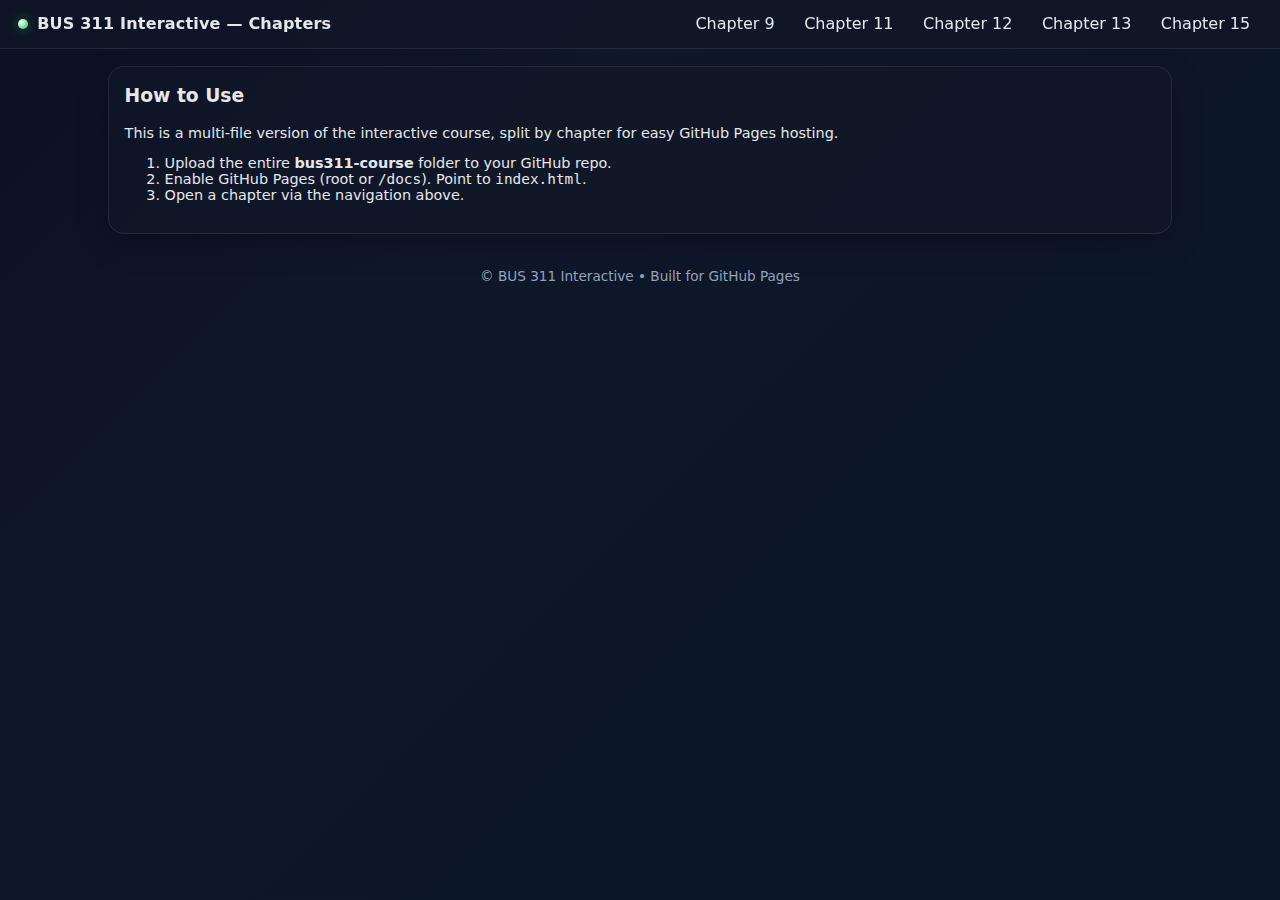
<file: index.html>
<!-- FILE: index.html -->
<!DOCTYPE html>
<html lang="en">
<head>
  <meta charset="utf-8" />
  <meta name="viewport" content="width=device-width, initial-scale=1" />
  <title>BUS 311 Interactive — Chapters</title>
  <link rel="stylesheet" href="assets/style.css"/>
</head>
<body>
  <div class="header">
    <div class="brand"><div class="dot"></div><h1>BUS 311 Interactive — Chapters</h1></div>
    <nav class="nav">
      <a href="chapters/ch9.html">Chapter 9</a>
      <a href="chapters/ch11.html">Chapter 11</a>
      <a href="chapters/ch12.html">Chapter 12</a>
      <a href="chapters/ch13.html">Chapter 13</a>
      <a href="chapters/ch15.html">Chapter 15</a>
    </nav>
  </div>
  <div class="container">
    <div class="grid">
      <div class="card">
        <h3>How to Use</h3>
        <p class="small">This is a multi-file version of the interactive course, split by chapter for easy GitHub Pages hosting.</p>
        <ol class="small">
          <li>Upload the entire <b>bus311-course</b> folder to your GitHub repo.</li>
          <li>Enable GitHub Pages (root or <code>/docs</code>). Point to <code>index.html</code>.</li>
          <li>Open a chapter via the navigation above.</li>
        </ol>
      </div>
    </div>
  </div>
  <div class="footer">© BUS 311 Interactive • Built for GitHub Pages</div>
</body></html>
</file>
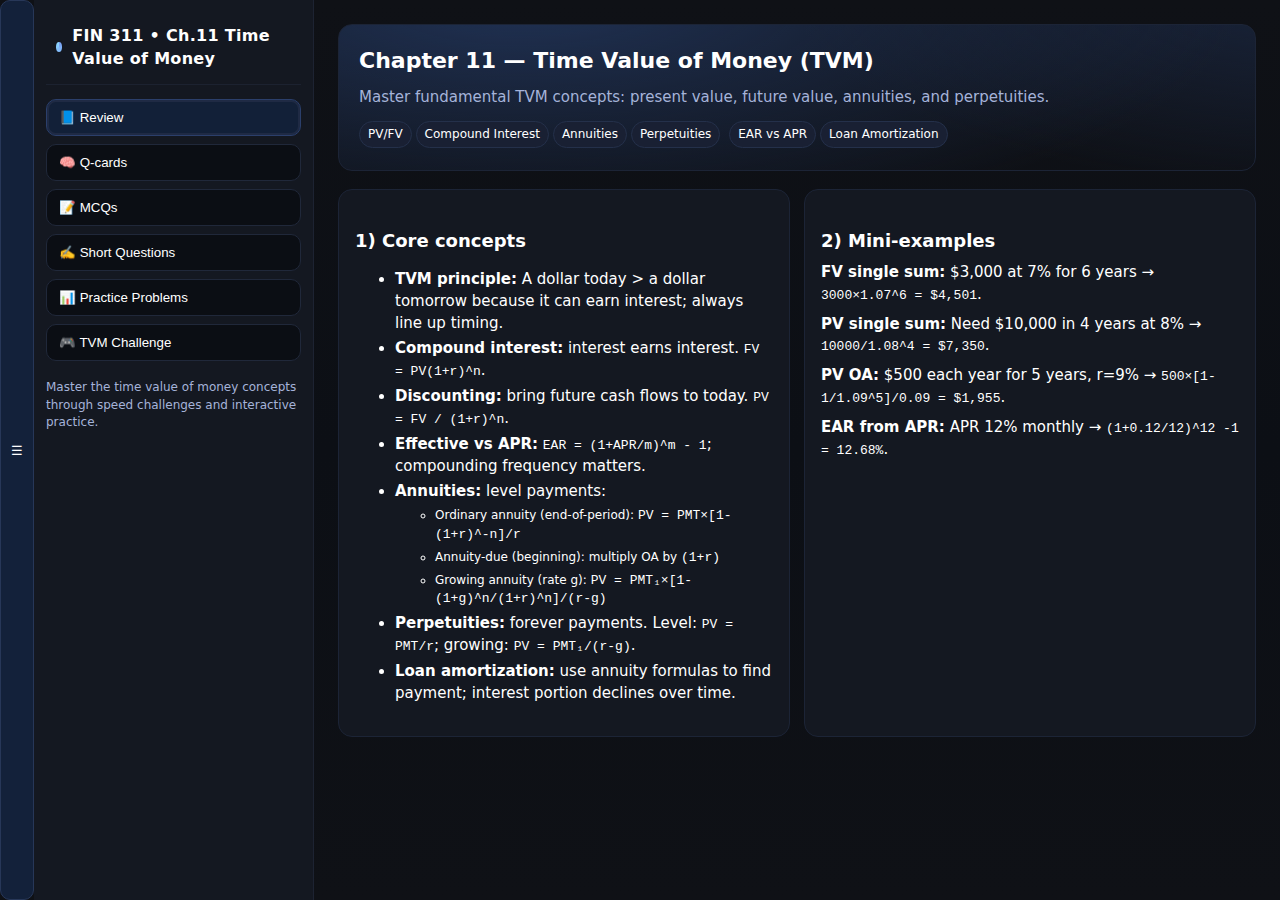
<file: chapters/ch11.html>
<!doctype html>
<html lang="en">
<head>
<meta charset="utf-8" />
<meta name="viewport" content="width=device-width,initial-scale=1" />
<title>Chapter 11 — Time Value of Money (TVM)</title>
<style>
  :root{
    --bg:#0f1116; --panel:#141821; --sunken:#0b0e14;
    --text:#ffffff; --muted:#a5b3d9; --accent:#7aa2f7; --good:#4ade80; --bad:#f87171; --warn:#facc15;
    --card:#0f1522; --cardEdge:#1b2233; --chip:#192033;
    --success:#34d399; --danger:#f87171;
  }
  *{box-sizing:border-box}
  html,body{height:100%}
  body{
    margin:0; background:linear-gradient(180deg,var(--bg),#0c0f15 50%, var(--bg));
    color:var(--text); font:15px/1.45 Inter, ui-sans-serif, system-ui, -apple-system, Segoe UI, Roboto, Helvetica, Arial, "Apple Color Emoji","Segoe UI Emoji";
    display:flex; gap:0;
  }
  /* Sidebar */
  .sidebar{
    width:280px; background:var(--panel); border-right:1px solid #1d2332; padding:18px 12px; position:sticky; top:0; height:100vh; overflow:auto;
  }
  .brand{display:flex; align-items:center; gap:10px; padding:6px 10px 14px; border-bottom:1px solid #1c2230; margin-bottom:14px}
  .brand .dot{width:10px; height:10px; border-radius:50%; background:conic-gradient(var(--accent), #8bd5ff)}
  .brand h1{font-size:16px; margin:0; letter-spacing:.3px; color:#ffffff}
  .tablist{display:flex; flex-direction:column; gap:8px; margin-top:10px}
  .tabbtn{
    text-align:left; width:100%; border:1px solid #20283a; background:var(--sunken);
    color:var(--text); padding:10px 12px; border-radius:10px; cursor:pointer; transition:.15s ease;
  }
  .tabbtn:hover{border-color:#2a3550; transform:translateY(-1px)}
  .tabbtn.active{background:#122038; border-color:#2b3f6b; box-shadow:0 0 0 2px #1f2a44 inset}
  .small{color:var(--muted); font-size:12px}

  /* Main */
  .main{flex:1; min-width:0; padding:24px; overflow:auto}
  .hero{
    background:radial-gradient(1200px 400px at 20% -20%, #203255 0%, transparent 60%),
               radial-gradient(800px 300px at 110% -30%, #1a263f 0%, transparent 70%);
    border:1px solid #1c2436; border-radius:14px; padding:20px; margin-bottom:18px;
  }
  h2{margin:0 0 10px 0; font-size:22px; color:#ffffff}
  h3{margin:22px 0 8px; font-size:18px; color:#ffffff}
  p{margin:8px 0; color:#ffffff}
  .chip{display:inline-block; background:var(--chip); border:1px solid #24304a; color:#ffffff; padding:4px 8px; border-radius:999px; font-size:12px; margin:2px 4px 2px 0}
  .grid{display:grid; gap:14px}
  .grid.cols-2{grid-template-columns:repeat(auto-fit, minmax(280px,1fr))}
  .panel{background:var(--panel); border:1px solid #1c2436; border-radius:14px; padding:16px}
  .callout{border-left:3px solid var(--accent); background:#0f1728; padding:10px 12px; border-radius:8px; color:#ffffff}
  .katex{font-family:ui-monospace, SFMono-Regular, Menlo, Consolas, "Liberation Mono", monospace}
  code, .monospace{font-family:ui-monospace, SFMono-Regular, Menlo, Consolas, "Liberation Mono", monospace; font-size:13px; color:#ffffff}
  .muted{color:var(--muted)}

  /* Cards */
  .cards{display:grid; grid-template-columns:repeat(auto-fit,minmax(220px,1fr)); gap:12px}
  .qcard{
    perspective:1000px; height:150px;
  }
  .q-inner{position:relative; height:100%; transform-style:preserve-3d; transition:transform .55s cubic-bezier(.2,.7,.2,1)}
  .qcard:hover .q-inner{transform:rotateY(180deg)}
  .face{
    position:absolute; inset:0; backface-visibility:hidden; background:var(--card); border:1px solid var(--cardEdge);
    border-radius:14px; padding:14px; display:flex; align-items:center; justify-content:center; text-align:center; color:#ffffff
  }
  .face.back{transform:rotateY(180deg); background:#0f1626}
  .face strong{color:#ffffff}

  /* MCQs */
  .mcq{background:var(--panel); border:1px solid #1c2436; border-radius:14px; padding:16px; margin:10px 0}
  .mcq h4{margin:0 0 10px 0; color:#ffffff}
  .opt{display:block; padding:8px 10px; margin:6px 0; border:1px solid #20283a; border-radius:10px; cursor:pointer; color:#ffffff}
  .opt:hover{background:#101728}
  .correct{border-color:#275b3c; background:#0f1b17}
  .wrong{border-color:#5b2727; background:#1b0f10}
  .explain{display:none; margin-top:8px; color:#ffffff}
  .spacer{height:8px}
  .solutions-block{display:none; padding:10px; border-top:1px dashed #2b3752; margin-top:8px; color:#ffffff}
  .btn{background:#13213a; border:1px solid #273758; color:#ffffff; padding:8px 10px; border-radius:10px; cursor:pointer}
  .btn:hover{background:#152747}

  /* Short Qs & Practice */
  details{background:var(--sunken); border:1px solid #23304a; border-radius:12px; padding:10px 12px; margin:10px 0}
  summary{cursor:pointer; font-weight:600; color:#ffffff}
  .solve{margin-top:8px; color:#ffffff}
  .tag{font-size:11px; padding:2px 6px; border:1px solid #2a3552; background:#101727; border-radius:999px; color:#ffffff; margin-left:6px}

  /* Tabs */
  .tabcontent{display:none}
  .tabcontent.active{display:block; animation:fade .25s ease}
  @keyframes fade{from{opacity:.5; transform:translateY(2px)} to{opacity:1; transform:none}}

  /* GAME STYLES */
  .game-arena{text-align:center;max-width:800px;margin:0 auto}
  .game-stats{display:grid;grid-template-columns:repeat(4,1fr);gap:1rem;margin-bottom:1.5rem}
  .stat-card{background:linear-gradient(145deg,#0f1830,#1a2640);border:1px solid #1c2436;border-radius:12px;padding:1rem;text-align:center}
  .stat-value{font-size:2rem;font-weight:700;color:var(--accent);margin:0}
  .stat-label{font-size:.85rem;color:var(--muted);margin:.25rem 0 0}
  .question-card{background:var(--card);border:2px solid #1c2436;border-radius:16px;padding:2rem;margin:1.5rem 0;min-height:200px;position:relative;overflow:hidden}
  .question-card.correct{border-color:var(--success);background:linear-gradient(145deg,#0a1a0f,var(--card))}
  .question-card.wrong{border-color:var(--danger);background:linear-gradient(145deg,#1a0a0a,var(--card))}
  .question-text{font-size:1.25rem;font-weight:600;margin-bottom:1.5rem;line-height:1.4;color:#ffffff}
  .answer-options{display:grid;gap:.75rem;max-width:500px;margin:0 auto}
  .answer-btn{background:linear-gradient(145deg,#1a2640,#0f1830);border:2px solid #1c2436;color:#ffffff;padding:1rem;border-radius:12px;cursor:pointer;transition:all .2s;font-size:1rem;font-weight:500}
  .answer-btn:hover{border-color:var(--accent);transform:translateY(-2px);box-shadow:0 4px 12px rgba(122,162,247,.3)}
  .answer-btn.correct{border-color:var(--success);background:linear-gradient(145deg,#0a1a0f,#1a4a2a)}
  .answer-btn.wrong{border-color:var(--danger);background:linear-gradient(145deg,#1a0a0a,#4a1a1a)}
  .timer-bar{height:6px;background:#1c2436;border-radius:3px;overflow:hidden;margin-bottom:1rem}
  .timer-fill{height:100%;background:linear-gradient(90deg,var(--danger),#fbbf24,var(--success));transition:width .1s linear}
  .streak-indicator{position:absolute;top:1rem;right:1rem;background:linear-gradient(135deg,#fbbf24,#f59e0b);color:#0a1020;padding:.5rem 1rem;border-radius:999px;font-weight:700;font-size:.9rem}
  .game-over{text-align:center;padding:2rem}
  .final-score{font-size:3rem;font-weight:700;color:var(--accent);margin:1rem 0}
  .performance{margin:1.5rem 0}
  .perf-item{display:inline-block;margin:.5rem 1rem;font-size:1.1rem;color:#ffffff}
  .leaderboard{background:var(--card);border-radius:12px;padding:1.5rem;margin-top:1.5rem}
  .lb-entry{display:flex;justify-content:space-between;padding:.75rem 0;border-bottom:1px solid #1c2436;color:#ffffff}
  .lb-entry:last-child{border-bottom:none}
  .difficulty-select{margin-bottom:1.5rem}
  .diff-btn{margin:0 .5rem;padding:.75rem 1.5rem;border-radius:8px;cursor:pointer;border:2px solid #1c2436;background:var(--panel);color:#ffffff}
  .diff-btn.active{border-color:var(--accent);background:linear-gradient(145deg,#8bd5ff,var(--accent));color:#0a1020}

  /* Animations */
  @keyframes bounce{0%,20%,50%,80%,100%{transform:translateY(0)}40%{transform:translateY(-10px)}60%{transform:translateY(-5px)}}
  @keyframes shake{0%,100%{transform:translateX(0)}10%,30%,50%,70%,90%{transform:translateX(-5px)}20%,40%,60%,80%{transform:translateX(5px)}}
  .bounce{animation:bounce .5s ease}
  .shake{animation:shake .5s ease}

  @media (max-width:940px){
    .sidebar{position:fixed; inset:0 auto 0 0; z-index:40; transform:translateX(-100%); transition:.2s ease}
    .sidebar.show{transform:none}
    .main{padding:16px}
    .toggleNav{position:fixed; top:12px; left:12px; z-index:50}
  }

  /* Additional styling */
  ul{color:#ffffff}
  li{color:#ffffff; margin:.25rem 0}
  .badge{font-size:11px; padding:2px 6px; border:1px solid #2a3552; background:#101727; border-radius:999px; color:#ffffff; margin-left:6px}
</style>
</head>
<body>
  <button class="btn toggleNav" type="button" onclick="toggleNav()" aria-label="Toggle navigation">☰</button>
  <aside class="sidebar" id="nav" aria-label="Lesson navigation">
    <div class="brand"><span class="dot" aria-hidden="true"></span><h1>FIN 311 • Ch.11 Time Value of Money</h1></div>
    <div class="tablist" role="tablist">
      <button class="tabbtn active" role="tab" aria-selected="true" onclick="showTab('review')">📘 Review</button>
      <button class="tabbtn" role="tab" aria-selected="false" onclick="showTab('qcards')">🧠 Q-cards</button>
      <button class="tabbtn" role="tab" aria-selected="false" onclick="showTab('mcqs')">📝 MCQs</button>
      <button class="tabbtn" role="tab" aria-selected="false" onclick="showTab('shorts')">✍️ Short Questions</button>
      <button class="tabbtn" role="tab" aria-selected="false" onclick="showTab('practice')">📊 Practice Problems</button>
      <button class="tabbtn" role="tab" aria-selected="false" onclick="showTab('game')">🎮 TVM Challenge</button>
      <div class="small" style="margin-top:10px">
        Master the time value of money concepts through speed challenges and interactive practice.
      </div>
    </div>
  </aside>

  <main class="main">
    <!-- REVIEW -->
    <section id="review" class="tabcontent active" role="tabpanel">
      <div class="hero">
        <h2>Chapter 11 — Time Value of Money (TVM)</h2>
        <div class="muted">Master fundamental TVM concepts: present value, future value, annuities, and perpetuities.</div>
        <div style="margin-top:10px">
          <span class="chip">PV/FV</span><span class="chip">Compound Interest</span><span class="chip">Annuities</span><span class="chip">Perpetuities</span>
          <span class="chip">EAR vs APR</span><span class="chip">Loan Amortization</span>
        </div>
      </div>

      <div class="grid cols-2">
        <div class="panel">
          <h3>1) Core concepts</h3>
          <ul>
            <li><strong>TVM principle:</strong> A dollar today > a dollar tomorrow because it can earn interest; always line up timing.</li>
            <li><strong>Compound interest:</strong> interest earns interest. <code>FV = PV(1+r)^n</code>.</li>
            <li><strong>Discounting:</strong> bring future cash flows to today. <code>PV = FV / (1+r)^n</code>.</li>
            <li><strong>Effective vs APR:</strong> <code>EAR = (1+APR/m)^m - 1</code>; compounding frequency matters.</li>
            <li><strong>Annuities:</strong> level payments:
              <ul class="small">
                <li>Ordinary annuity (end-of-period): <code>PV = PMT×[1-(1+r)^-n]/r</code></li>
                <li>Annuity-due (beginning): multiply OA by <code>(1+r)</code></li>
                <li>Growing annuity (rate g): <code>PV = PMT₁×[1-(1+g)^n/(1+r)^n]/(r-g)</code></li>
              </ul>
            </li>
            <li><strong>Perpetuities:</strong> forever payments. Level: <code>PV = PMT/r</code>; growing: <code>PV = PMT₁/(r-g)</code>.</li>
            <li><strong>Loan amortization:</strong> use annuity formulas to find payment; interest portion declines over time.</li>
          </ul>
        </div>

        <div class="panel">
          <h3>2) Mini-examples</h3>
          <p><strong>FV single sum:</strong> $3,000 at 7% for 6 years → <code>3000×1.07^6 = $4,501</code>.</p>
          <p><strong>PV single sum:</strong> Need $10,000 in 4 years at 8% → <code>10000/1.08^4 = $7,350</code>.</p>
          <p><strong>PV OA:</strong> $500 each year for 5 years, r=9% → <code>500×[1-1/1.09^5]/0.09 = $1,955</code>.</p>
          <p><strong>EAR from APR:</strong> APR 12% monthly → <code>(1+0.12/12)^12 -1 = 12.68%</code>.</p>
        </div>
      </div>
    </section>

    <!-- Q-CARDS -->
    <section id="qcards" class="tabcontent" role="tabpanel" aria-hidden="true">
      <div class="panel">
        <h3>Flip Q-cards — Chapter 11 core terms</h3>
        <div class="cards">
          <div class="qcard"><div class="q-inner">
            <div class="face"><strong>Future Value (single sum)</strong></div>
            <div class="face back"><code>FV = PV(1+r)^n</code>. "Roll" today's $ forward at rate r for n periods.</div>
          </div></div>

          <div class="qcard"><div class="q-inner">
            <div class="face"><strong>Present Value (single sum)</strong></div>
            <div class="face back"><code>PV = FV/(1+r)^n</code>. Discount future $ back at rate r.</div>
          </div></div>

          <div class="qcard"><div class="q-inner">
            <div class="face"><strong>EAR vs APR</strong></div>
            <div class="face back"><code>EAR = (1+APR/m)^m - 1</code>. Use EAR to compare loans/investments.</div>
          </div></div>

          <div class="qcard"><div class="q-inner">
            <div class="face"><strong>PV of ordinary annuity</strong></div>
            <div class="face back"><code>PV = PMT×[1-(1+r)^-n]/r</code>. End-of-period cash flows.</div>
          </div></div>

          <div class="qcard"><div class="q-inner">
            <div class="face"><strong>Annuity-due tweak</strong></div>
            <div class="face back">Multiply OA result by <code>(1+r)</code> (payment at the start of each period).</div>
          </div></div>

          <div class="qcard"><div class="q-inner">
            <div class="face"><strong>Perpetuity</strong></div>
            <div class="face back">Level forever: <code>PV = PMT/r</code>. Growing: <code>PV = PMT₁/(r-g)</code>.</div>
          </div></div>

          <div class="qcard"><div class="q-inner">
            <div class="face"><strong>Loan payment (amortizing)</strong></div>
            <div class="face back"><code>PMT = PV×[r / (1 - (1+r)^-n)]</code>.</div>
          </div></div>

          <div class="qcard"><div class="q-inner">
            <div class="face"><strong>Timing warning</strong></div>
            <div class="face back">Match compounding to cash-flow timing (annual vs semiannual vs monthly).</div>
          </div></div>
        </div>
      </div>
    </section>

    <!-- MCQS -->
    <section id="mcqs" class="tabcontent" role="tabpanel" aria-hidden="true">
      <div class="panel">
        <h3>MCQs — Time Value of Money</h3>

        <div class="mcq">
          <h4>1) Which raises EAR holding APR fixed?</h4>
          <label class="opt"><input type="radio" name="m1">Lower compounding frequency</label>
          <label class="opt" data-correct="1"><input type="radio" name="m1">Higher compounding frequency</label>
          <label class="opt"><input type="radio" name="m1">EAR is independent of compounding</label>
          <div class="explain">More frequent compounding increases EAR for given APR.</div>
        </div>

        <div class="mcq">
          <h4>2) PV of $10,000 received in 4 years at 8% (annual) is closest to:</h4>
          <label class="opt"><input type="radio" name="m2">$6,802</label>
          <label class="opt" data-correct="1"><input type="radio" name="m2">$7,350</label>
          <label class="opt"><input type="radio" name="m2">$7,900</label>
          <div class="explain">PV = 10000/(1.08)^4 = $7,350.</div>
        </div>

        <div class="mcq">
          <h4>3) An annuity-due differs from an ordinary annuity because payments are made at the…</h4>
          <label class="opt"><input type="radio" name="m3">Middle of each period</label>
          <label class="opt" data-correct="1"><input type="radio" name="m3">Beginning of each period</label>
          <label class="opt"><input type="radio" name="m3">End of each period</label>
          <div class="explain">Annuity-due = beginning of period payments.</div>
        </div>

        <div class="mcq">
          <h4>4) With a fixed-rate amortizing loan, the interest portion of each payment generally:</h4>
          <label class="opt" data-correct="1"><input type="radio" name="m4">Decreases over time</label>
          <label class="opt"><input type="radio" name="m4">Increases over time</label>
          <label class="opt"><input type="radio" name="m4">Stays constant</label>
          <div class="explain">As principal is paid down, interest portion decreases.</div>
        </div>

        <div class="mcq">
          <h4>5) APR 12% compounded monthly ⇒ EAR is closest to:</h4>
          <label class="opt" data-correct="1"><input type="radio" name="m5">12.68%</label>
          <label class="opt"><input type="radio" name="m5">12.00%</label>
          <label class="opt"><input type="radio" name="m5">12.36%</label>
          <div class="explain">EAR = (1+0.12/12)^12 - 1 = 12.68%.</div>
        </div>
      </div>
    </section>

    <!-- SHORT QUESTIONS -->
    <section id="shorts" class="tabcontent" role="tabpanel" aria-hidden="true">
      <div class="panel">
        <h3>Short Questions — applied numericals</h3>

        <details><summary><strong>S1) Lump-sum PV</strong> — Receive $25,000 in 6 years, r=7% (annual). <span class="badge">TVM</span></summary>
          <div class="solve"><strong>Solution:</strong> <code>PV = 25000/(1.07)^6 = $16,661</code> (approx).</div>
        </details>

        <details><summary><strong>S2) OA PV</strong> — $1,200 at year-end for 10 years, r=6%. <span class="badge">Annuity</span></summary>
          <div class="solve"><strong>Solution:</strong> <code>PV = 1200×[1-(1.06)^-10]/0.06 = $8,832</code>.</div>
        </details>

        <details><summary><strong>S3) Annuity-due FV</strong> — $300 monthly starting today for 3 years, APR 6% (m=12). <span class="badge">Annuity-Due</span></summary>
          <div class="solve"><strong>Solution:</strong> First OA FV: <code>300×[(1.005)^36-1]/0.005 ≈ $71,801</code>; annuity-due ×1.005 ⇒ <strong>$72,160</strong>.</div>
        </details>

        <details><summary><strong>S4) Loan payment</strong> — Borrow $40,000 for 5 years at APR 8% (monthly). <span class="badge">Loan</span></summary>
          <div class="solve"><strong>Solution:</strong> <code>PMT = 40000×[0.0066667/(1-(1.0066667)^-60)] ≈ $880.80</code>.</div>
        </details>

        <details><summary><strong>S5) EAR</strong> — APR 18% compounded quarterly. <span class="badge">Rates</span></summary>
          <div class="solve"><strong>Solution:</strong> <code>EAR=(1+0.18/4)^4-1 = 19.25%</code>.</div>
        </details>
      </div>
    </section>

    <!-- PRACTICE PROBLEMS -->
    <section id="practice" class="tabcontent" role="tabpanel" aria-hidden="true">
      <div class="panel">
        <h3>Practice Problems — with solutions</h3>

        <details><summary><strong>5.1 Future value</strong> — $10,000 at 9% for 5 years</summary>
          <div class="solve">
            <strong>Setup:</strong> <code>FV = PV(1+r)^n = 10000×1.09^5</code>.<br/>
            <strong>Answer:</strong> <strong>$15,386.24</strong>.
          </div>
        </details>

        <details><summary><strong>5.2 Present value</strong> — Need $50,000 in 6 years at 7.25%</summary>
          <div class="solve">
            <code>PV = 50000 / (1.0725)^6 =</code> <strong>$32,838.58</strong>.
          </div>
        </details>

        <details><summary><strong>5.3 Compounding frequency</strong> — $10,000 for 5 years at 4%: annual vs semiannual vs quarterly</summary>
          <div class="solve">
            Bank A (annual): <code>10000×(1+0.04/1)^(1×5) = $12,166.53</code><br/>
            Bank B (semiannual): <code>10000×(1+0.04/2)^(2×5) = $12,189.94</code><br/>
            Bank C (quarterly): <code>10000×(1+0.04/4)^(4×5) = $12,201.90</code>.
          </div>
        </details>

        <details><summary><strong>5.4 Solve for rate</strong> — Invest $2,500 today to receive $3,000 in 3 years</summary>
          <div class="solve">
            <code>3000 = 2500(1+i)^3 ⇒ (1+i)^3=1.2 ⇒ i = 1.2^(1/3)−1 = 0.0627</code>.<br/>
            <strong>Answer:</strong> <strong>6.27%</strong> per year (annual compounding).
          </div>
        </details>

        <details><summary><strong>5.5 Simple vs compound interest</strong> — $1,200 for 5 years at 4%</summary>
          <div class="solve">
            (a) Simple interest: <code>I = PV×r×n = 1200×0.04×5 = $240</code>; FV = $1,440.<br/>
            (b) Compound annually: <code>FV = 1200×1.04^5 = $1,459.98 ≈ $1,460</code>.<br/>
            (c) Interest-on-interest = compound interest − simple interest = <code>($1,460−1,200) − $240 = $20</code>.
          </div>
        </details>
      </div>
    </section>

    <!-- TVM SPEED CHALLENGE GAME -->
    <section id="game" class="tabcontent" role="tabpanel" aria-hidden="true">
      <div class="panel">
        <h1>🎮 Time Value of Money Challenge</h1>
        <p class="muted">Master TVM with lightning-fast calculations! Build streaks and climb the leaderboard.</p>
        
        <div class="game-arena">
          <!-- Game Start Screen -->
          <div id="game-start" class="game-over">
            <h2>⚡ Ready for TVM Speed Training?</h2>
            <div class="difficulty-select">
              <h3>Choose Your Challenge:</h3>
              <button class="diff-btn active" data-diff="easy">Rookie<br><small>18s • Basic calculations</small></button>
              <button class="diff-btn" data-diff="medium">Expert<br><small>12s • Mixed problems</small></button>
              <button class="diff-btn" data-diff="hard">Master<br><small>8s • Complex scenarios</small></button>
            </div>
            <button class="btn" onclick="startGame()">🚀 Start Challenge</button>
            
            <!-- Leaderboard -->
            <div class="leaderboard">
              <h3>🏆 Hall of Fame</h3>
              <div id="leaderboard-list">
                <div class="lb-entry"><span>Ready for your first challenge?</span><span>Set the pace!</span></div>
              </div>
            </div>
          </div>

          <!-- Game Stats -->
          <div id="game-stats" class="game-stats" style="display:none">
            <div class="stat-card">
              <div class="stat-value" id="score">0</div>
              <div class="stat-label">Score</div>
            </div>
            <div class="stat-card">
              <div class="stat-value" id="streak">0</div>
              <div class="stat-label">Streak</div>
            </div>
            <div class="stat-card">
              <div class="stat-value" id="correct">0</div>
              <div class="stat-label">Correct</div>
            </div>
            <div class="stat-card">
              <div class="stat-value" id="remaining">12</div>
              <div class="stat-label">Remaining</div>
            </div>
          </div>

          <!-- Question Card -->
          <div id="question-container" style="display:none">
            <div class="timer-bar">
              <div class="timer-fill" id="timer-fill"></div>
            </div>
            
            <div class="question-card" id="question-card">
              <div class="streak-indicator" id="streak-display" style="display:none">🔥 <span id="streak-num">0</span></div>
              <div class="question-text" id="question-text"></div>
              <div class="answer-options" id="answer-options"></div>
            </div>
            
            <button class="btn ghost" onclick="skipQuestion()">⏭️ Skip</button>
          </div>

          <!-- Game Over Screen -->
          <div id="game-over" class="game-over" style="display:none">
            <h2>🎯 Challenge Complete!</h2>
            <div class="final-score" id="final-score">0</div>
            <div class="performance">
              <div class="perf-item">✅ <strong id="final-correct">0</strong> Correct</div>
              <div class="perf-item">❌ <strong id="final-wrong">0</strong> Wrong</div>
              <div class="perf-item">🔥 Best Streak: <strong id="final-streak">0</strong></div>
              <div class="perf-item">⚡ Avg: <strong id="avg-time">0s</strong></div>
            </div>
            <div class="performance-message" id="performance-msg"></div>
            <button class="btn" onclick="resetGame()">🔄 Play Again</button>
            <button class="btn ghost" onclick="showLeaderboard()">📊 Leaderboard</button>
          </div>
        </div>
      </div>
    </section>
  </main>

<script>
  function toggleNav(){ document.getElementById('nav').classList.toggle('show'); }
  function showTab(id){
    document.querySelectorAll('.tabbtn').forEach(b=>{ b.classList.remove('active'); b.setAttribute('aria-selected','false'); });
    document.querySelectorAll('.tabcontent').forEach(s=>{ s.classList.remove('active'); s.setAttribute('aria-hidden','true'); });
    document.querySelector('[onclick="showTab(\''+id+'\')"]').classList.add('active');
    document.querySelector('[onclick="showTab(\''+id+'\')"]').setAttribute('aria-selected','true');
    document.getElementById(id).classList.add('active');
    document.getElementById(id).setAttribute('aria-hidden','false');
    if(innerWidth<940) document.getElementById('nav').classList.remove('show');
  }

  // MCQ interactions
  document.querySelectorAll('.mcq').forEach(block=>{
    block.querySelectorAll('.opt').forEach(opt=>{
      opt.addEventListener('click',()=>{
        block.querySelectorAll('.opt').forEach(o=>{ o.classList.remove('correct','wrong'); });
        if(opt.dataset.correct==='1'){ opt.classList.add('correct'); } else { opt.classList.add('wrong'); }
        block.querySelector('.explain').style.display='block';
      });
    });
  });

  // Difficulty buttons
  document.querySelectorAll('.diff-btn').forEach(btn => {
    btn.addEventListener('click', () => {
      document.querySelectorAll('.diff-btn').forEach(b => b.classList.remove('active'));
      btn.classList.add('active');
    });
  });

  // TVM Speed Challenge Game
  let gameState = {
    score: 0,
    streak: 0,
    bestStreak: 0,
    correct: 0,
    wrong: 0,
    currentQuestion: 0,
    totalQuestions: 12,
    difficulty: 'easy',
    timer: null,
    timeLeft: 18,
    questionStartTime: 0,
    responseTimes: []
  };

  const difficulties = {
    easy: { time: 18, scoreMultiplier: 1, streakBonus: 15 },
    medium: { time: 12, scoreMultiplier: 1.5, streakBonus: 20 },
    hard: { time: 8, scoreMultiplier: 2.2, streakBonus: 30 }
  };

  // TVM Question bank - mix of calculations and concepts
  const questions = [
    {
      text: "FV of $5,000 at 8% for 10 years = ?",
      answers: ["$10,794", "$11,500", "$9,800", "$12,200"],
      correct: 0,
      explanation: "FV = PV(1+r)^n = $5,000(1.08)^10 = $10,794"
    },
    {
      text: "PV of $15,000 in 5 years at 7% = ?",
      answers: ["$10,499", "$10,700", "$11,200", "$9,800"],
      correct: 0,
      explanation: "PV = FV/(1+r)^n = $15,000/(1.07)^5 = $10,499"
    },
    {
      text: "APR 18% quarterly. EAR = ?",
      answers: ["18.00%", "19.25%", "19.67%", "20.12%"],
      correct: 1,
      explanation: "EAR = (1+0.18/4)^4 - 1 = 19.25%"
    },
    {
      text: "PV of $1,000 annuity for 6 years at 9% = ?",
      answers: ["$4,486", "$4,200", "$4,800", "$5,100"],
      correct: 0,
      explanation: "PV = PMT[1-(1+r)^-n]/r = $1,000[1-1.09^-6]/0.09 = $4,486"
    },
    {
      text: "Monthly payment on $50k loan, 5 years, 6% APR = ?",
      answers: ["$933", "$966", "$1,000", "$895"],
      correct: 1,
      explanation: "Monthly rate = 6%/12 = 0.5%. PMT = $50k × [0.005/(1-1.005^-60)] = $966"
    },
    {
      text: "Which gives highest FV: $100 at 8% annual vs 7.8% quarterly for 4 years?",
      answers: ["8% annual", "7.8% quarterly", "Same", "Cannot tell"],
      correct: 1,
      explanation: "7.8% quarterly gives EAR = 8.03% > 8% annual"
    },
    {
      text: "FV of annuity-due: $500 quarterly for 3 years at 8% = ?",
      answers: ["$6,515", "$6,728", "$6,892", "$7,100"],
      correct: 1,
      explanation: "Ordinary annuity FV × (1+r) where r = 8%/4 = 2%"
    },
    {
      text: "PV of perpetuity paying $2,000 annually at 10% = ?",
      answers: ["$18,000", "$20,000", "$22,000", "$25,000"],
      correct: 1,
      explanation: "PV = PMT/r = $2,000/0.10 = $20,000"
    },
    {
      text: "Growing perpetuity: $1,000 first payment, 3% growth, 12% rate = ?",
      answers: ["$11,111", "$8,333", "$13,889", "$9,722"],
      correct: 0,
      explanation: "PV = PMT₁/(r-g) = $1,000/(0.12-0.03) = $11,111"
    },
    {
      text: "Years to double money at 9% annually = ?",
      answers: ["7.7 years", "8.0 years", "8.5 years", "9.2 years"],
      correct: 0,
      explanation: "Rule of 72: 72/9 ≈ 8 years. Exact: ln(2)/ln(1.09) = 7.7 years"
    },
    {
      text: "Effective rate for APR 12% with daily compounding = ?",
      answers: ["12.68%", "12.75%", "12.83%", "13.00%"],
      correct: 1,
      explanation: "EAR = (1+0.12/365)^365 - 1 = 12.75%"
    },
    {
      text: "PV of $800 monthly payments for 2 years at 6% APR = ?",
      answers: ["$18,227", "$18,500", "$17,900", "$19,100"],
      correct: 0,
      explanation: "Monthly rate = 0.5%. PV = $800[1-1.005^-24]/0.005 = $18,227"
    }
  ];

  function startGame() {
    const selectedDiff = document.querySelector('.diff-btn.active').dataset.diff;
    gameState.difficulty = selectedDiff;
    gameState.timeLeft = difficulties[selectedDiff].time;
    
    // Reset game state
    gameState.score = 0;
    gameState.streak = 0;
    gameState.bestStreak = 0;
    gameState.correct = 0;
    gameState.wrong = 0;
    gameState.currentQuestion = 0;
    gameState.responseTimes = [];
    
    // Shuffle questions
    gameState.questions = [...questions].sort(() => Math.random() - 0.5).slice(0, gameState.totalQuestions);
    
    // Show game UI
    document.getElementById('game-start').style.display = 'none';
    document.getElementById('game-stats').style.display = 'grid';
    document.getElementById('question-container').style.display = 'block';
    
    updateStats();
    showNextQuestion();
  }

  function updateStats() {
    document.getElementById('score').textContent = gameState.score.toLocaleString();
    document.getElementById('streak').textContent = gameState.streak;
    document.getElementById('correct').textContent = gameState.correct;
    document.getElementById('remaining').textContent = gameState.totalQuestions - gameState.currentQuestion;
  }

  function showNextQuestion() {
    if (gameState.currentQuestion >= gameState.totalQuestions) {
      endGame();
      return;
    }
    
    const question = gameState.questions[gameState.currentQuestion];
    const questionCard = document.getElementById('question-card');
    
    // Reset card styling
    questionCard.className = 'question-card';
    
    // Set question text
    document.getElementById('question-text').textContent = question.text;
    
    // Create answer options
    const optionsContainer = document.getElementById('answer-options');
    optionsContainer.innerHTML = '';
    
    question.answers.forEach((answer, index) => {
      const button = document.createElement('button');
      button.className = 'answer-btn';
      button.textContent = answer;
      button.onclick = () => selectAnswer(index);
      optionsContainer.appendChild(button);
    });
    
    // Update streak display
    const streakDisplay = document.getElementById('streak-display');
    if (gameState.streak > 0) {
      streakDisplay.style.display = 'block';
      document.getElementById('streak-num').textContent = gameState.streak;
    } else {
      streakDisplay.style.display = 'none';
    }
    
    // Start timer
    startTimer();
    gameState.questionStartTime = Date.now();
  }

  function startTimer() {
    gameState.timeLeft = difficulties[gameState.difficulty].time;
    updateTimerBar();
    
    gameState.timer = setInterval(() => {
      gameState.timeLeft--;
      updateTimerBar();
      
      if (gameState.timeLeft <= 0) {
        clearInterval(gameState.timer);
        selectAnswer(-1); // Time up = wrong answer
      }
    }, 1000);
  }

  function updateTimerBar() {
    const maxTime = difficulties[gameState.difficulty].time;
    const percentage = (gameState.timeLeft / maxTime) * 100;
    document.getElementById('timer-fill').style.width = percentage + '%';
  }

  function selectAnswer(selectedIndex) {
    clearInterval(gameState.timer);
    
    const responseTime = (Date.now() - gameState.questionStartTime) / 1000;
    gameState.responseTimes.push(responseTime);
    
    const question = gameState.questions[gameState.currentQuestion];
    const isCorrect = selectedIndex === question.correct;
    const questionCard = document.getElementById('question-card');
    const answerButtons = document.querySelectorAll('.answer-btn');
    
    // Disable all buttons
    answerButtons.forEach(btn => btn.onclick = null);
    
    // Show correct answer
    answerButtons.forEach((btn, index) => {
      if (index === question.correct) {
        btn.classList.add('correct');
      } else if (index === selectedIndex && !isCorrect) {
        btn.classList.add('wrong');
      }
    });
    
    if (isCorrect) {
      gameState.correct++;
      gameState.streak++;
      gameState.bestStreak = Math.max(gameState.bestStreak, gameState.streak);
      
      // Calculate score - TVM gets bonus for speed since calculations matter
      const basePoints = 120;
      const timeBonus = Math.floor(gameState.timeLeft * 8);
      const streakBonus = gameState.streak * difficulties[gameState.difficulty].streakBonus;
      const difficultyMultiplier = difficulties[gameState.difficulty].scoreMultiplier;
      
      const points = Math.floor((basePoints + timeBonus + streakBonus) * difficultyMultiplier);
      gameState.score += points;
      
      questionCard.classList.add('correct');
      questionCard.classList.add('bounce');
      
    } else {
      gameState.wrong++;
      gameState.streak = 0;
      questionCard.classList.add('wrong');
      questionCard.classList.add('shake');
    }
    
    gameState.currentQuestion++;
    updateStats();
    
    // Show next question after delay
    setTimeout(() => {
      questionCard.classList.remove('bounce', 'shake');
      showNextQuestion();
    }, 2000);
  }

  function skipQuestion() {
    selectAnswer(-1); // Treat skip as wrong answer
  }

  function endGame() {
    // Hide game UI
    document.getElementById('game-stats').style.display = 'none';
    document.getElementById('question-container').style.display = 'none';
    
    // Show results
    const gameOver = document.getElementById('game-over');
    gameOver.style.display = 'block';
    
    document.getElementById('final-score').textContent = gameState.score.toLocaleString();
    document.getElementById('final-correct').textContent = gameState.correct;
    document.getElementById('final-wrong').textContent = gameState.wrong;
    document.getElementById('final-streak').textContent = gameState.bestStreak;
    
    const avgTime = gameState.responseTimes.length > 0 
      ? (gameState.responseTimes.reduce((a, b) => a + b, 0) / gameState.responseTimes.length).toFixed(1)
      : '0';
    document.getElementById('avg-time').textContent = avgTime + 's';
    
    // Performance message - TVM themed
    const accuracy = (gameState.correct / gameState.totalQuestions) * 100;
    let message = '';
    if (accuracy >= 90) message = '🧮 Calculator Master! You\'ve got TVM down to a science!';
    else if (accuracy >= 80) message = '⚡ Speed Demon! Your calculations are lightning fast!';
    else if (accuracy >= 70) message = '💪 Getting there! Keep practicing those formulas.';
    else if (accuracy >= 60) message = '📚 Study tip: Master the basic formulas first.';
    else message = '🎯 Don\'t give up! TVM takes practice - you\'ll get it!';
    
    document.getElementById('performance-msg').innerHTML = message;
    
    // Save to leaderboard
    saveScore();
  }

  function resetGame() {
    document.getElementById('game-over').style.display = 'none';
    document.getElementById('game-start').style.display = 'block';
    loadLeaderboard();
  }

  function saveScore() {
    const scores = JSON.parse(localStorage.getItem('ch11_scores') || '[]');
    const newScore = {
      score: gameState.score,
      difficulty: gameState.difficulty,
      accuracy: Math.round((gameState.correct / gameState.totalQuestions) * 100),
      avgTime: gameState.responseTimes.length > 0 ? 
        (gameState.responseTimes.reduce((a, b) => a + b, 0) / gameState.responseTimes.length).toFixed(1) : '0',
      date: new Date().toLocaleDateString()
    };
    
    scores.push(newScore);
    scores.sort((a, b) => b.score - a.score);
    scores.splice(5); // Keep top 5
    
    localStorage.setItem('ch11_scores', JSON.stringify(scores));
    loadLeaderboard();
  }

  function loadLeaderboard() {
    const scores = JSON.parse(localStorage.getItem('ch11_scores') || '[]');
    const leaderboard = document.getElementById('leaderboard-list');
    
    if (scores.length === 0) {
      leaderboard.innerHTML = '<div class="lb-entry"><span>Ready for your first challenge?</span><span>Set the pace!</span></div>';
      return;
    }
    
    leaderboard.innerHTML = scores.map((score, index) => `
      <div class="lb-entry">
        <span>#${index + 1} • ${score.score.toLocaleString()} pts (${score.accuracy}% in ${score.avgTime}s)</span>
        <span>${score.difficulty.toUpperCase()} • ${score.date}</span>
      </div>
    `).join('');
  }

  function showLeaderboard() {
    resetGame();
  }

  // Initialize leaderboard on page load
  loadLeaderboard();
</script>
</body>
</html>
</file>
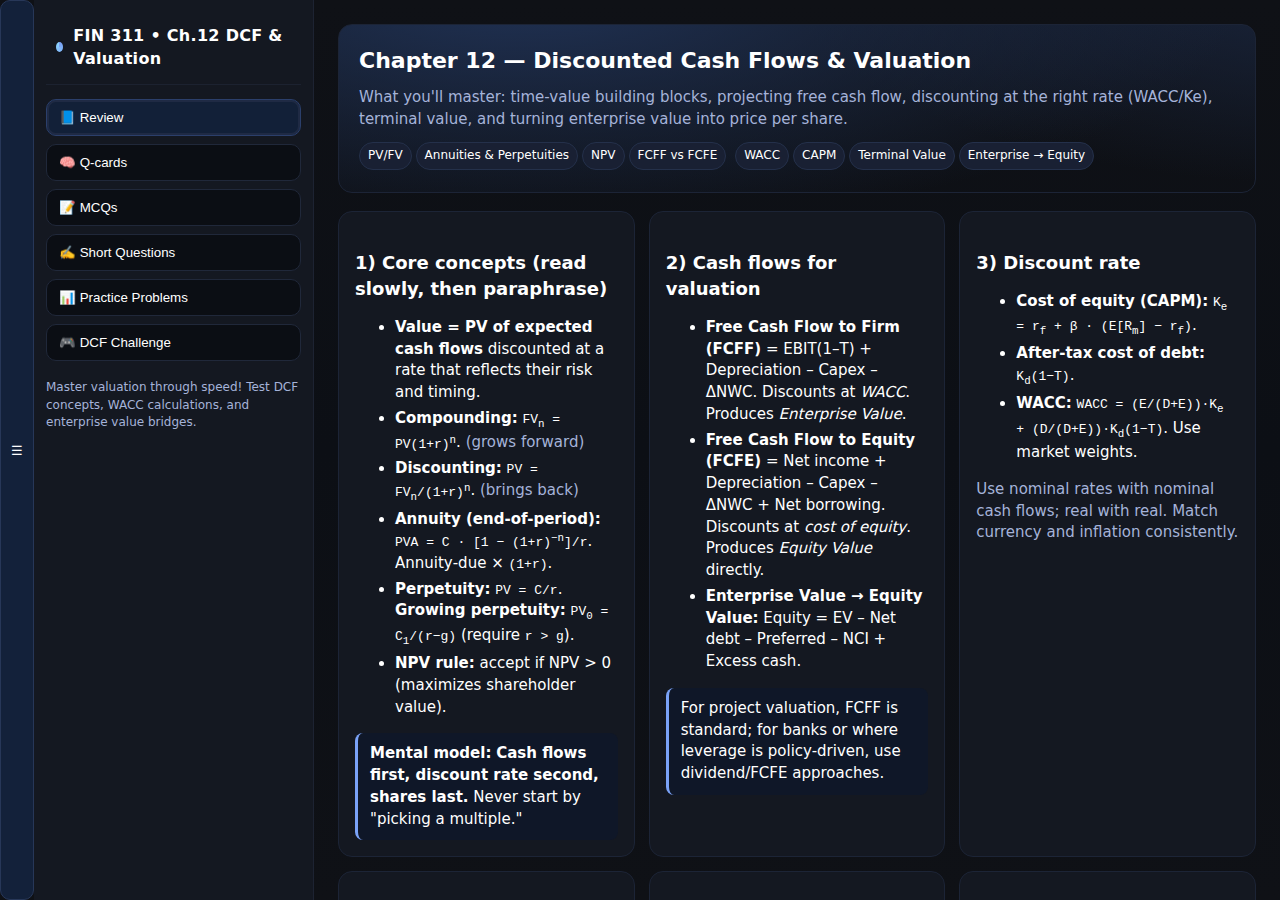
<file: chapters/ch12.html>
<!DOCTYPE html>
<html lang="en">
<head>
<meta charset="utf-8"/>
<meta name="viewport" content="width=device-width, initial-scale=1"/>
<title>Chapter 12 — Discounted Cash Flows & Valuation</title>
<style>
  :root{
    --bg:#0f1116; --panel:#141821; --sunken:#0b0e14;
    --text:#ffffff; --muted:#a5b3d9; --accent:#7aa2f7; --good:#4ade80; --bad:#f87171; --warn:#facc15;
    --card:#0f1522; --cardEdge:#1b2233; --chip:#192033;
    --success:#34d399; --danger:#f87171;
  }
  *{box-sizing:border-box}
  html,body{height:100%}
  body{
    margin:0; background:linear-gradient(180deg,var(--bg),#0c0f15 50%, var(--bg));
    color:var(--text); font:15px/1.45 Inter, ui-sans-serif, system-ui, -apple-system, Segoe UI, Roboto, Helvetica, Arial, "Apple Color Emoji","Segoe UI Emoji";
    display:flex; gap:0;
  }
  /* Sidebar */
  .sidebar{
    width:280px; background:var(--panel); border-right:1px solid #1d2332; padding:18px 12px; position:sticky; top:0; height:100vh; overflow:auto;
  }
  .brand{display:flex; align-items:center; gap:10px; padding:6px 10px 14px; border-bottom:1px solid #1c2230; margin-bottom:14px}
  .brand .dot{width:10px; height:10px; border-radius:50%; background:conic-gradient(var(--accent), #8bd5ff)}
  .brand h1{font-size:16px; margin:0; letter-spacing:.3px; color:#ffffff}
  .tablist{display:flex; flex-direction:column; gap:8px; margin-top:10px}
  .tabbtn{
    text-align:left; width:100%; border:1px solid #20283a; background:var(--sunken);
    color:var(--text); padding:10px 12px; border-radius:10px; cursor:pointer; transition:.15s ease;
  }
  .tabbtn:hover{border-color:#2a3550; transform:translateY(-1px)}
  .tabbtn.active{background:#122038; border-color:#2b3f6b; box-shadow:0 0 0 2px #1f2a44 inset}
  .small{color:var(--muted); font-size:12px}

  /* Main */
  .main{flex:1; min-width:0; padding:24px; overflow:auto}
  .hero{
    background:radial-gradient(1200px 400px at 20% -20%, #203255 0%, transparent 60%),
               radial-gradient(800px 300px at 110% -30%, #1a263f 0%, transparent 70%);
    border:1px solid #1c2436; border-radius:14px; padding:20px; margin-bottom:18px;
  }
  h2{margin:0 0 10px 0; font-size:22px; color:#ffffff}
  h3{margin:22px 0 8px; font-size:18px; color:#ffffff}
  p{margin:8px 0; color:#ffffff}
  .chip{display:inline-block; background:var(--chip); border:1px solid #24304a; color:#ffffff; padding:4px 8px; border-radius:999px; font-size:12px; margin:2px 4px 2px 0}
  .grid{display:grid; gap:14px}
  .grid.cols-2{grid-template-columns:repeat(auto-fit, minmax(280px,1fr))}
  .panel{background:var(--panel); border:1px solid #1c2436; border-radius:14px; padding:16px}
  .callout{border-left:3px solid var(--accent); background:#0f1728; padding:10px 12px; border-radius:8px; color:#ffffff}
  .katex{font-family:ui-monospace, SFMono-Regular, Menlo, Consolas, "Liberation Mono", monospace}
  code, .monospace{font-family:ui-monospace, SFMono-Regular, Menlo, Consolas, "Liberation Mono", monospace; font-size:13px; color:#ffffff}
  .muted{color:var(--muted)}

  /* Cards */
  .cards{display:grid; grid-template-columns:repeat(auto-fit,minmax(220px,1fr)); gap:12px}
  .qcard{
    perspective:1000px; height:150px;
  }
  .q-inner{position:relative; height:100%; transform-style:preserve-3d; transition:transform .55s cubic-bezier(.2,.7,.2,1)}
  .qcard:hover .q-inner{transform:rotateY(180deg)}
  .face{
    position:absolute; inset:0; backface-visibility:hidden; background:var(--card); border:1px solid var(--cardEdge);
    border-radius:14px; padding:14px; display:flex; align-items:center; justify-content:center; text-align:center; color:#ffffff
  }
  .face.back{transform:rotateY(180deg); background:#0f1626}
  .face strong{color:#ffffff}

  /* MCQs */
  .mcq{background:var(--panel); border:1px solid #1c2436; border-radius:14px; padding:16px; margin:10px 0}
  .mcq h4{margin:0 0 10px 0; color:#ffffff}
  .opt{display:block; padding:8px 10px; margin:6px 0; border:1px solid #20283a; border-radius:10px; cursor:pointer; color:#ffffff}
  .opt:hover{background:#101728}
  .correct{border-color:#275b3c; background:#0f1b17}
  .wrong{border-color:#5b2727; background:#1b0f10}
  .explain{display:none; margin-top:8px; color:#ffffff}
  .spacer{height:8px}
  .solutions-block{display:none; padding:10px; border-top:1px dashed #2b3752; margin-top:8px; color:#ffffff}
  .btn{background:#13213a; border:1px solid #273758; color:#ffffff; padding:8px 10px; border-radius:10px; cursor:pointer}
  .btn:hover{background:#152747}
  .btn.ghost{background:transparent; color:#ffffff; border:1px solid #1c2436}

  /* Short Qs & Practice */
  details{background:var(--sunken); border:1px solid #23304a; border-radius:12px; padding:10px 12px; margin:10px 0}
  summary{cursor:pointer; font-weight:600; color:#ffffff}
  .solve{margin-top:8px; color:#ffffff}
  .tag{font-size:11px; padding:2px 6px; border:1px solid #2a3552; background:#101727; border-radius:999px; color:#ffffff; margin-left:6px}

  /* Tabs */
  .tabcontent{display:none}
  .tabcontent.active{display:block; animation:fade .25s ease}
  @keyframes fade{from{opacity:.5; transform:translateY(2px)} to{opacity:1; transform:none}}

  /* GAME STYLES */
  .game-arena{text-align:center;max-width:800px;margin:0 auto}
  .game-stats{display:grid;grid-template-columns:repeat(4,1fr);gap:1rem;margin-bottom:1.5rem}
  .stat-card{background:linear-gradient(145deg,#0f1830,#1a2640);border:1px solid #1c2436;border-radius:12px;padding:1rem;text-align:center}
  .stat-value{font-size:2rem;font-weight:700;color:var(--accent);margin:0}
  .stat-label{font-size:.85rem;color:var(--muted);margin:.25rem 0 0}
  .question-card{background:var(--card);border:2px solid #1c2436;border-radius:16px;padding:2rem;margin:1.5rem 0;min-height:200px;position:relative;overflow:hidden}
  .question-card.correct{border-color:var(--success);background:linear-gradient(145deg,#0a1a0f,var(--card))}
  .question-card.wrong{border-color:var(--danger);background:linear-gradient(145deg,#1a0a0a,var(--card))}
  .question-text{font-size:1.25rem;font-weight:600;margin-bottom:1.5rem;line-height:1.4;color:#ffffff}
  .answer-options{display:grid;gap:.75rem;max-width:500px;margin:0 auto}
  .answer-btn{background:linear-gradient(145deg,#1a2640,#0f1830);border:2px solid #1c2436;color:#ffffff;padding:1rem;border-radius:12px;cursor:pointer;transition:all .2s;font-size:1rem;font-weight:500}
  .answer-btn:hover{border-color:var(--accent);transform:translateY(-2px);box-shadow:0 4px 12px rgba(122,162,247,.3)}
  .answer-btn.correct{border-color:var(--success);background:linear-gradient(145deg,#0a1a0f,#1a4a2a)}
  .answer-btn.wrong{border-color:var(--danger);background:linear-gradient(145deg,#1a0a0a,#4a1a1a)}
  .timer-bar{height:6px;background:#1c2436;border-radius:3px;overflow:hidden;margin-bottom:1rem}
  .timer-fill{height:100%;background:linear-gradient(90deg,var(--danger),#fbbf24,var(--success));transition:width .1s linear}
  .streak-indicator{position:absolute;top:1rem;right:1rem;background:linear-gradient(135deg,#fbbf24,#f59e0b);color:#0a1020;padding:.5rem 1rem;border-radius:999px;font-weight:700;font-size:.9rem}
  .game-over{text-align:center;padding:2rem}
  .final-score{font-size:3rem;font-weight:700;color:var(--accent);margin:1rem 0}
  .performance{margin:1.5rem 0}
  .perf-item{display:inline-block;margin:.5rem 1rem;font-size:1.1rem;color:#ffffff}
  .leaderboard{background:var(--card);border-radius:12px;padding:1.5rem;margin-top:1.5rem}
  .lb-entry{display:flex;justify-content:space-between;padding:.75rem 0;border-bottom:1px solid #1c2436;color:#ffffff}
  .lb-entry:last-child{border-bottom:none}
  .difficulty-select{margin-bottom:1.5rem}
  .diff-btn{margin:0 .5rem;padding:.75rem 1.5rem;border-radius:8px;cursor:pointer;border:2px solid #1c2436;background:var(--panel);color:#ffffff}
  .diff-btn.active{border-color:var(--accent);background:linear-gradient(145deg,#8bd5ff,var(--accent));color:#0a1020}

  /* Animations */
  @keyframes bounce{0%,20%,50%,80%,100%{transform:translateY(0)}40%{transform:translateY(-10px)}60%{transform:translateY(-5px)}}
  @keyframes shake{0%,100%{transform:translateX(0)}10%,30%,50%,70%,90%{transform:translateX(-5px)}20%,40%,60%,80%{transform:translateX(5px)}}
  .bounce{animation:bounce .5s ease}
  .shake{animation:shake .5s ease}

  @media (max-width:940px){
    .sidebar{position:fixed; inset:0 auto 0 0; z-index:40; transform:translateX(-100%); transition:.2s ease}
    .sidebar.show{transform:none}
    .main{padding:16px}
    .toggleNav{position:fixed; top:12px; left:12px; z-index:50}
  }

  /* Additional styling */
  ul{color:#ffffff}
  li{color:#ffffff; margin:.25rem 0}
</style>
</head>
<body>
  <button class="btn toggleNav" type="button" onclick="toggleNav()" aria-label="Toggle navigation">☰</button>
  <aside class="sidebar" id="nav" aria-label="Lesson navigation">
    <div class="brand"><span class="dot" aria-hidden="true"></span><h1>FIN 311 • Ch.12 DCF & Valuation</h1></div>
    <div class="tablist" role="tablist">
      <button class="tabbtn active" role="tab" aria-selected="true" onclick="showTab('review')">📘 Review</button>
      <button class="tabbtn" role="tab" aria-selected="false" onclick="showTab('qcards')">🧠 Q-cards</button>
      <button class="tabbtn" role="tab" aria-selected="false" onclick="showTab('mcqs')">📝 MCQs</button>
      <button class="tabbtn" role="tab" aria-selected="false" onclick="showTab('shorts')">✍️ Short Questions</button>
      <button class="tabbtn" role="tab" aria-selected="false" onclick="showTab('practice')">📊 Practice Problems</button>
      <button class="tabbtn" role="tab" aria-selected="false" onclick="showTab('game')">🎮 DCF Challenge</button>
      <div class="small" style="margin-top:10px">
        Master valuation through speed! Test DCF concepts, WACC calculations, and enterprise value bridges.
      </div>
    </div>
  </aside>

  <main class="main">
    <!-- REVIEW -->
    <section id="review" class="tabcontent active" role="tabpanel">
      <div class="hero">
        <h2>Chapter 12 — Discounted Cash Flows & Valuation</h2>
        <div class="muted">What you'll master: time-value building blocks, projecting free cash flow, discounting at the right rate (WACC/Ke), terminal value, and turning enterprise value into price per share.</div>
        <div style="margin-top:10px">
          <span class="chip">PV/FV</span><span class="chip">Annuities & Perpetuities</span><span class="chip">NPV</span><span class="chip">FCFF vs FCFE</span>
          <span class="chip">WACC</span><span class="chip">CAPM</span><span class="chip">Terminal Value</span><span class="chip">Enterprise → Equity</span>
        </div>
      </div>

      <div class="grid cols-2">
        <div class="panel">
          <h3>1) Core concepts (read slowly, then paraphrase)</h3>
          <ul>
            <li><strong>Value = PV of expected cash flows</strong> discounted at a rate that reflects their risk and timing.</li>
            <li><strong>Compounding:</strong> <code>FV<sub>n</sub> = PV(1+r)<sup>n</sup></code>. <span class="muted">(grows forward)</span></li>
            <li><strong>Discounting:</strong> <code>PV = FV<sub>n</sub>/(1+r)<sup>n</sup></code>. <span class="muted">(brings back)</span></li>
            <li><strong>Annuity (end-of-period):</strong> <code>PVA = C · [1 − (1+r)<sup>−n</sup>]/r</code>. Annuity‑due × <code>(1+r)</code>.</li>
            <li><strong>Perpetuity:</strong> <code>PV = C/r</code>. <strong>Growing perpetuity:</strong> <code>PV<sub>0</sub> = C<sub>1</sub>/(r−g)</code> (require <code>r &gt; g</code>).</li>
            <li><strong>NPV rule:</strong> accept if NPV &gt; 0 (maximizes shareholder value).</li>
          </ul>
          <div class="callout"><strong>Mental model:</strong> <strong>Cash flows first, discount rate second, shares last.</strong> Never start by "picking a multiple."</div>
        </div>

        <div class="panel">
          <h3>2) Cash flows for valuation</h3>
          <ul>
            <li><strong>Free Cash Flow to Firm (FCFF)</strong> = EBIT(1–T) + Depreciation – Capex – ΔNWC. Discounts at <em>WACC</em>. Produces <em>Enterprise Value</em>.</li>
            <li><strong>Free Cash Flow to Equity (FCFE)</strong> = Net income + Depreciation – Capex – ΔNWC + Net borrowing. Discounts at <em>cost of equity</em>. Produces <em>Equity Value</em> directly.</li>
            <li><strong>Enterprise Value → Equity Value:</strong> Equity = EV – Net debt – Preferred – NCI + Excess cash.</li>
          </ul>
          <div class="callout">For project valuation, FCFF is standard; for banks or where leverage is policy-driven, use dividend/FCFE approaches.</div>
        </div>

        <div class="panel">
          <h3>3) Discount rate</h3>
          <ul>
            <li><strong>Cost of equity (CAPM):</strong> <code>K<sub>e</sub> = r<sub>f</sub> + β · (E[R<sub>m</sub>] − r<sub>f</sub>)</code>.</li>
            <li><strong>After-tax cost of debt:</strong> <code>K<sub>d</sub>(1−T)</code>.</li>
            <li><strong>WACC:</strong> <code>WACC = (E/(D+E))·K<sub>e</sub> + (D/(D+E))·K<sub>d</sub>(1−T)</code>. Use market weights.</li>
          </ul>
          <div class="muted">Use nominal rates with nominal cash flows; real with real. Match currency and inflation consistently.</div>
        </div>

        <div class="panel">
          <h3>4) Terminal value (TV)</h3>
          <ul>
            <li><strong>Perpetuity growth (Gordon):</strong> <code>TV<sub>n</sub> = FCF<sub>n+1</sub> / (WACC − g)</code> at final forecast year <code>n</code>.</li>
            <li><strong>Exit multiple:</strong> apply a market multiple (e.g., EV/EBITDA) to year <code>n</code> metric; sanity‑check with the Gordon formula.</li>
          </ul>
          <div class="callout"><strong>Common mistake:</strong> using an aggressive perpetual growth <code>g</code> is okay if it's near long‑run GDP growth; never set <code>g ≥ WACC</code>.</div>
        </div>

        <div class="panel">
          <h3>5) Putting it together: DCF workflow</h3>
          <ol>
            <li>Forecast revenue → margins → <strong>FCFF</strong> for 5–10 years.</li>
            <li>Choose <strong>WACC</strong>; compute PV of each FCFF.</li>
            <li>Compute <strong>Terminal Value</strong>; discount to PV.</li>
            <li>EV = Σ PV(FCFF) + PV(TV). Then to Equity Value and per‑share.</li>
            <li>Run <strong>sensitivity</strong> on WACC and TV growth/multiple.</li>
          </ol>
        </div>

        <div class="panel">
          <h3>6) Mini examples</h3>
          <p><strong>A) NPV of uneven cash flows</strong></p>
          <div class="katex">CF<sub>0</sub>=−1,000; CF<sub>1..3</sub> = 500, 500, 500; r=10% → PVA<sub>3,10%</sub>=500×2.4869=1,243.4 → NPV=243.4 ✓</div>
          <p><strong>B) FCFF to EV</strong></p>
          <div class="katex">FCFF<sub>1..3</sub>=30, 40, 50; WACC=8%; TV at 3 with g=3% ⇒ TV<sub>3</sub>=50×1.03/(.08−.03)=1,030.</div>
          <div class="katex">PV = 30/1.08 + 40/1.08² + 50/1.08³ + 1,030/1.08³ = 27.78+34.29+39.69+817.42 = <strong>919.18 (EV)</strong>.</div>
          <div class="katex">Equity = EV − Net debt(200) = <strong>719.18</strong>. If shares=100 → <strong>$7.19/share</strong>.</div>
        </div>
      </div>
    </section>

    <!-- Q-CARDS -->
    <section id="qcards" class="tabcontent" role="tabpanel" aria-hidden="true">
      <div class="panel">
        <h3>Flip Q-cards — Chapter 12 core terms</h3>
        <div class="cards">
          <!-- 20 cards -->
          <div class="qcard"><div class="q-inner">
            <div class="face"><strong>DCF (definition)</strong></div>
            <div class="face back">Value = PV of expected future cash flows discounted at a risk-appropriate rate.</div>
          </div></div>

          <div class="qcard"><div class="q-inner">
            <div class="face"><strong>FCFF vs FCFE</strong></div>
            <div class="face back">FCFF to firm discounted at WACC → EV. FCFE to equity discounted at Ke → Equity value.</div>
          </div></div>

          <div class="qcard"><div class="q-inner">
            <div class="face"><strong>WACC</strong></div>
            <div class="face back">Weighted average of Ke and after-tax Kd using market weights; discount rate for FCFF.</div>
          </div></div>

          <div class="qcard"><div class="q-inner">
            <div class="face"><strong>CAPM</strong></div>
            <div class="face back">Ke = rf + β(MRP). Risk free + beta × market risk premium.</div>
          </div></div>

          <div class="qcard"><div class="q-inner">
            <div class="face"><strong>Terminal Value (Gordon)</strong></div>
            <div class="face back">TV<sub>n</sub>= FCF<sub>n+1</sub> / (WACC − g). Discount TV back to t=0.</div>
          </div></div>

          <div class="qcard"><div class="q-inner"><div class="face"><strong>Enterprise → Equity</strong></div>
            <div class="face back">Equity = EV − Net Debt − Pref − NCI + Excess cash.</div></div></div>

          <div class="qcard"><div class="q-inner"><div class="face"><strong>NPV rule</strong></div>
            <div class="face back">Accept if NPV&gt;0. It directly measures value creation in dollars.</div></div></div>

          <div class="qcard"><div class="q-inner"><div class="face"><strong>Annuity</strong></div>
            <div class="face back">Equal cash flows each period; PV = C[1−(1+r)<sup>−n</sup>]/r.</div></div></div>

          <div class="qcard"><div class="q-inner"><div class="face"><strong>Perpetuity</strong></div>
            <div class="face back">Cash flow forever; PV = C/r. Growing: C<sub>1</sub>/(r−g).</div></div></div>

          <div class="qcard"><div class="q-inner"><div class="face"><strong>Economic vs Accounting profit</strong></div>
            <div class="face back">DCF uses cash, not accrual earnings; add back non-cash, subtract capex and ΔNWC.</div></div></div>

          <div class="qcard"><div class="q-inner"><div class="face"><strong>ΔNWC</strong></div>
            <div class="face back">Increase in operating current assets minus operating current liabilities → cash outflow.</div></div></div>

          <div class="qcard"><div class="q-inner"><div class="face"><strong>Cost of debt</strong></div>
            <div class="face back">Market yield to maturity; use after-tax Kd(1−T).</div></div></div>

          <div class="qcard"><div class="q-inner"><div class="face"><strong>Sensitivity</strong></div>
            <div class="face back">Vary WACC & g (or exit multiple) to see valuation range.</div></div></div>

          <div class="qcard"><div class="q-inner"><div class="face"><strong>Check: r vs g</strong></div>
            <div class="face back">Perpetual growth g must be &lt; discount rate; typically ≤ long-run GDP growth.</div></div></div>

          <div class="qcard"><div class="q-inner"><div class="face"><strong>Equity bridges</strong></div>
            <div class="face back">EV to equity bridge reconciles EV with net financial position & other claims.</div></div></div>

          <div class="qcard"><div class="q-inner"><div class="face"><strong>Nominal vs Real</strong></div>
            <div class="face back">Match cash flows & discount rates (both nominal or both real).</div></div></div>

          <div class="qcard"><div class="q-inner"><div class="face"><strong>PV/FV</strong></div>
            <div class="face back">PV = FV/(1+r)^n ; FV = PV(1+r)^n .</div></div></div>

          <div class="qcard"><div class="q-inner"><div class="face"><strong>Annuity-due</strong></div>
            <div class="face back">Cash flows start today; multiply ordinary annuity value by (1+r).</div></div></div>

          <div class="qcard"><div class="q-inner"><div class="face"><strong>Money left on table?</strong></div>
            <div class="face back">In IPOs (Ch.15) = (first-day close − offer)×shares; in DCF, "table" = negative NPV choices.</div></div></div>

          <div class="qcard"><div class="q-inner"><div class="face"><strong>When to use multiples</strong></div>
            <div class="face back">For sanity-check or when forecast quality is poor; still anchor to DCF logic.</div></div></div>
        </div>
      </div>
    </section>

    <!-- MCQS -->
    <section id="mcqs" class="tabcontent" role="tabpanel" aria-hidden="true">
      <div class="panel">
        <h3>MCQs — Discounted Cash Flows & Valuation</h3>

        <!-- Block 1: Q1-5 -->
        <div class="mcq">
          <h4>1) The value of a firm in DCF is primarily the present value of:</h4>
          <label class="opt"><input type="radio" name="q1"> Accounting earnings discounted at WACC</label>
          <label class="opt" data-correct="1"><input type="radio" name="q1"> Free cash flows discounted at a risk-appropriate rate</label>
          <label class="opt"><input type="radio" name="q1"> Book value of equity</label>
          <div class="explain">Cash, not accrual; FCFF→WACC or FCFE→Ke.</div>
        </div>

        <div class="mcq">
          <h4>2) FCFF is discounted at:</h4>
          <label class="opt" data-correct="1"><input type="radio" name="q2"> WACC</label>
          <label class="opt"><input type="radio" name="q2"> Cost of equity</label>
          <label class="opt"><input type="radio" name="q2"> Pre-tax cost of debt</label>
          <div class="explain">FCFF serves all capital providers → WACC.</div>
        </div>

        <div class="mcq">
          <h4>3) Which increases WACC (all else equal)?</h4>
          <label class="opt"><input type="radio" name="q3"> Higher tax rate</label>
          <label class="opt" data-correct="1"><input type="radio" name="q3"> Higher market risk premium with same beta</label>
          <label class="opt"><input type="radio" name="q3"> More low-cost debt financing</label>
          <div class="explain">MRP ↑ → Ke ↑ → WACC ↑. Higher T lowers after-tax Kd.</div>
        </div>

        <div class="mcq">
          <h4>4) Terminal value (perpetuity growth) equals:</h4>
          <label class="opt"><input type="radio" name="q4"> FCF<sub>n</sub> / (WACC − g)</label>
          <label class="opt" data-correct="1"><input type="radio" name="q4"> FCF<sub>n+1</sub> / (WACC − g)</label>
          <label class="opt"><input type="radio" name="q4"> EBITDA<sub>n</sub> × (WACC − g)</label>
          <div class="explain">Use the next period cash flow in Gordon's formula.</div>
        </div>

        <div class="mcq">
          <h4>5) With r=10%, which statement is true?</h4>
          <label class="opt" data-correct="1"><input type="radio" name="q5"> PV of a perpetuity paying $100 is $1,000.</label>
          <label class="opt"><input type="radio" name="q5"> PV of a perpetuity paying $100 is $900.</label>
          <label class="opt"><input type="radio" name="q5"> PV cannot be computed without g.</label>
          <div class="explain">PV = 100/0.10 = 1,000.</div>
        </div>
        <button class="btn" type="button" onclick="blockSolutions(1)">Show solutions for 1–5</button>
        <div class="solutions-block" id="sol-1">
          <div>Answers: 1) Free cash flows; 2) WACC; 3) MRP ↑ → WACC ↑; 4) FCF<sub>n+1</sub>/(WACC−g); 5) $1,000.</div>
        </div>

        <div class="spacer"></div>

        <!-- Block 2: Q6-10 -->
        <div class="mcq">
          <h4>6) Given EV from DCF, equity value is EV minus:</h4>
          <label class="opt" data-correct="1"><input type="radio" name="q6"> Net debt and other non-equity claims</label>
          <label class="opt"><input type="radio" name="q6"> EBITDA</label>
          <label class="opt"><input type="radio" name="q6"> CAPEX</label>
          <div class="explain">Bridge EV → Equity by subtracting net debt, etc.</div>
        </div>

        <div class="mcq">
          <h4>7) A growing perpetuity requires which condition?</h4>
          <label class="opt" data-correct="1"><input type="radio" name="q7"> r &gt; g</label>
          <label class="opt"><input type="radio" name="q7"> r = g</label>
          <label class="opt"><input type="radio" name="q7"> g &gt; r</label>
          <div class="explain">Otherwise PV would explode.</div>
        </div>

        <div class="mcq">
          <h4>8) CAPM: rf=3%, β=1.2, MRP=5% → Ke = ?</h4>
          <label class="opt" data-correct="1"><input type="radio" name="q8"> 9%</label>
          <label class="opt"><input type="radio" name="q8"> 8%</label>
          <label class="opt"><input type="radio" name="q8"> 6%</label>
          <div class="explain">3% + 1.2×5% = 9%.</div>
        </div>

        <div class="mcq">
          <h4>9) FCFF year 1–3 = 30, 40, 50; WACC=8%; g=3% from year 3. EV is closest to:</h4>
          <label class="opt" data-correct="1"><input type="radio" name="q9"> ~$919</label>
          <label class="opt"><input type="radio" name="q9"> ~$870</label>
          <label class="opt"><input type="radio" name="q9"> ~$960</label>
          <div class="explain">Worked in Review → ~919.</div>
        </div>

        <div class="mcq">
          <h4>10) Increasing ΔNWC in forecasts will generally:</h4>
          <label class="opt" data-correct="1"><input type="radio" name="q10"> Reduce FCFF and valuation</label>
          <label class="opt"><input type="radio" name="q10"> Increase FCFF</label>
          <label class="opt"><input type="radio" name="q10"> No effect</label>
          <div class="explain">More cash tied in operations → lower free cash flow.</div>
        </div>
        <button class="btn" type="button" onclick="blockSolutions(2)">Show solutions for 6–10</button>
        <div class="solutions-block" id="sol-2">
          <div>Answers: 6) Net debt & other claims; 7) r &gt; g; 8) 9%; 9) ~919; 10) Reduce.</div>
        </div>

        <div class="spacer"></div>

        <!-- Block 3: Q11-15 (with a couple drawn from your TVM quizzes) -->
        <div class="mcq">
          <h4>11) PV of $25,000 received in 6 years at 7%?</h4>
          <label class="opt"><input type="radio" name="q11"> $15,110</label>
          <label class="opt" data-correct="1"><input type="radio" name="q11"> ~$16,661</label>
          <label class="opt"><input type="radio" name="q11"> $17,800</label>
          <div class="explain">PV = 25,000/(1.07)^6 ≈ 16,661.</div>
        </div>

        <div class="mcq">
          <h4>12) PV of a perpetuity paying $100k at 6%?</h4>
          <label class="opt" data-correct="1"><input type="radio" name="q12"> $1,666,667</label>
          <label class="opt"><input type="radio" name="q12"> $1,500,000</label>
          <label class="opt"><input type="radio" name="q12"> $6,000,000</label>
          <div class="explain">PV=C/r = 100,000/0.06.</div>
        </div>

        <div class="mcq">
          <h4>13) Effective annual rate for APR 10% compounded quarterly?</h4>
          <label class="opt"><input type="radio" name="q13"> 10.00%</label>
          <label class="opt" data-correct="1"><input type="radio" name="q13"> 10.38%</label>
          <label class="opt"><input type="radio" name="q13"> 10.25%</label>
          <div class="explain">EAR=(1+0.10/4)^4 −1 ≈ 10.38%.</div>
        </div>

        <div class="mcq">
          <h4>14) DCF gives EV = 900; net debt = 200; shares = 100. Implied price/share?</h4>
          <label class="opt" data-correct="1"><input type="radio" name="q14"> $7.00</label>
          <label class="opt"><input type="radio" name="q14"> $9.00</label>
          <label class="opt"><input type="radio" name="q14"> $5.00</label>
          <div class="explain">Equity = 900 − 200 = 700 → 700/100 = $7.</div>
        </div>

        <div class="mcq">
          <h4>15) Which change most likely <em>raises</em> valuation?</h4>
          <label class="opt"><input type="radio" name="q15"> Increase WACC</label>
          <label class="opt" data-correct="1"><input type="radio" name="q15"> Lower WACC or higher long-run g (with r&gt;g)</label>
          <label class="opt"><input type="radio" name="q15"> Larger ΔNWC</label>
          <div class="explain">Lower discounting and reasonable growth lift PV.</div>
        </div>
        <button class="btn" type="button" onclick="blockSolutions(3)">Show solutions for 11–15</button>
        <div class="solutions-block" id="sol-3">
          <div>Answers: 11) ~$16,661; 12) $1.667m; 13) 10.38%; 14) $7/share; 15) Lower WACC / higher g (with r&gt;g).</div>
        </div>
      </div>
    </section>

    <!-- SHORT QUESTIONS -->
    <section id="shorts" class="tabcontent" role="tabpanel" aria-hidden="true">
      <div class="panel">
        <h3>Short Questions — applied numericals (fully worked)</h3>

        <details><summary><strong>A) Lump-sum PV</strong> • Receive $30,000 in 5 years, r = 8% <span class="tag">TVM</span></summary>
          <div class="solve">PV = 30,000/(1.08)^5 = 30,000/1.4693 = <strong>$20,419</strong>.</div>
        </details>

        <details><summary><strong>B) Ordinary annuity PV</strong> • $1,500 at year-end for 8 years, r = 6% <span class="tag">Annuity</span></summary>
          <div class="solve">PVA = 1,500×[1−(1.06)^−8]/0.06 = 1,500×6.2098 = <strong>$9,315</strong>.</div>
        </details>

        <details><summary><strong>C) Growing perpetuity</strong> • First cash flow $2.5m next year, WACC 9%, g 2.5% <span class="tag">Terminal Value</span></summary>
          <div class="solve">TV at year 0 (if first flow is at t=1): PV = 2.5 / (0.09−0.025) = <strong>$38.46m</strong>.</div>
        </details>

        <details><summary><strong>D) Cost of equity (CAPM)</strong> • rf 3.5%, β 1.1, MRP 5.5% <span class="tag">CAPM</span></summary>
          <div class="solve">Ke = 3.5% + 1.1×5.5% = <strong>9.55%</strong>.</div>
        </details>

        <details><summary><strong>E) FCFF to EV</strong> • FCFF: 12, 14, 16; WACC 8%; g after Y3 = 2% <span class="tag">DCF</span></summary>
          <div class="solve">
            TV<sub>3</sub>=16×1.02/(.08−.02)=272. <br/>
            PV = 12/1.08 + 14/1.08² + 16/1.08³ + 272/1.08³ = 11.11 + 12.01 + 12.70 + 216.04 = <strong>251.86 (EV)</strong>.
          </div>
        </details>

        <details><summary><strong>F) Equity bridge</strong> • EV 252; net debt 40; cash 10; preferred 5; shares 50 <span class="tag">Bridge</span></summary>
          <div class="solve">Net debt = Debt − Cash. If "net debt 40" already netted, equity = 252 − 40 − 5 = 207 → price = <strong>$4.14</strong>.</div>
        </details>

        <details><summary><strong>G) EAR from APR</strong> • APR 18% quarterly <span class="tag">Rates</span></summary>
          <div class="solve">EAR=(1+0.18/4)^4−1=(1.045)^4−1= <strong>19.25%</strong>.</div>
        </details>
      </div>
    </section>

    <!-- PRACTICE PROBLEMS -->
    <section id="practice" class="tabcontent" role="tabpanel" aria-hidden="true">
      <div class="panel">
        <h3>Practice problems — DCF & valuation</h3>

        <details><summary><strong>1) NPV (uneven)</strong> • CF<sub>0</sub>=−120; CF<sub>1..4</sub>=40,45,50,55; r=9%</summary>
          <div class="solve">
            PV inflows = 40/1.09 + 45/1.09² + 50/1.09³ + 55/1.09⁴ = 36.70 + 37.91 + 38.60 + 38.96 = 152.17.<br/>
            NPV = 152.17 − 120 = <strong>+32.17</strong> → accept.
          </div>
        </details>

        <details><summary><strong>2) FCFF forecast to EV</strong> • EBIT 80; tax 25%; D&A 20; Capex 35; ΔNWC 8; WACC 9%; assume steady state, g=2%</summary>
          <div class="solve">
            FCFF = EBIT(1−T)+D&A−Capex−ΔNWC = 80×0.75+20−35−8 = <strong>37</strong>.<br/>
            TV (today, if flow is next year) = 37/(0.09−0.02) = <strong>528.6 (EV)</strong>.
          </div>
        </details>

        <details><summary><strong>3) FCFE valuation</strong> • Net income 55; D&A 15; Capex 25; ΔNWC 6; Net borrowing +5; Ke 10%; g 3%</summary>
          <div class="solve">
            FCFE = 55+15−25−6+5 = <strong>44</strong>. Equity value (perpetuity with growth) = 44/(0.10−0.03) = <strong>628.6</strong>.
          </div>
        </details>

        <details><summary><strong>4) WACC</strong> • Ke 10.5%; pre-tax Kd 6%; tax 25%; E=300, D=200 (market)</summary>
          <div class="solve">
            WACC = (300/500)×10.5% + (200/500)×6%×(1−0.25) = 6.30% + 1.80% = <strong>8.10%</strong>.
          </div>
        </details>

        <details><summary><strong>5) DDM sanity check</strong> • Dividend next year = 1.20; Ke 9%; g 2.5%</summary>
          <div class="solve">P₀ = 1.20/(0.09−0.025) = <strong>$18.46</strong>. If your DCF equity per share is wildly different, revisit WACC, g, or cash flows.</div>
        </details>
      </div>
    </section>

    <!-- DCF SPEED CHALLENGE GAME -->
    <section id="game" class="tabcontent" role="tabpanel" aria-hidden="true">
      <div class="panel">
        <h1>🎮 DCF Valuation Challenge</h1>
        <p class="muted">Master discounted cash flows and valuation concepts! Test your skills on WACC, terminal values, and equity bridges.</p>
        
        <div class="game-arena">
          <!-- Game Start Screen -->
          <div id="game-start" class="game-over">
            <h2>🎯 Ready to Master DCF Valuation?</h2>
            <div class="difficulty-select">
              <h3>Choose Your Level:</h3>
              <button class="diff-btn active" data-diff="easy">Analyst<br><small>16s • Core concepts</small></button>
              <button class="diff-btn" data-diff="medium">Associate<br><small>12s • Mixed calculations</small></button>
              <button class="diff-btn" data-diff="hard">VP<br><small>8s • Complex scenarios</small></button>
            </div>
            <button class="btn" onclick="startGame()">🚀 Start Valuation</button>
            
            <!-- Leaderboard -->
            <div class="leaderboard">
              <h3>🏆 Valuation Masters</h3>
              <div id="leaderboard-list">
                <div class="lb-entry"><span>No valuations yet!</span><span>Be the first analyst!</span></div>
              </div>
            </div>
          </div>

          <!-- Game Stats -->
          <div id="game-stats" class="game-stats" style="display:none">
            <div class="stat-card">
              <div class="stat-value" id="score">0</div>
              <div class="stat-label">Score</div>
            </div>
            <div class="stat-card">
              <div class="stat-value" id="streak">0</div>
              <div class="stat-label">Streak</div>
            </div>
            <div class="stat-card">
              <div class="stat-value" id="correct">0</div>
              <div class="stat-label">Correct</div>
            </div>
            <div class="stat-card">
              <div class="stat-value" id="remaining">10</div>
              <div class="stat-label">Remaining</div>
            </div>
          </div>

          <!-- Question Card -->
          <div id="question-container" style="display:none">
            <div class="timer-bar">
              <div class="timer-fill" id="timer-fill"></div>
            </div>
            
            <div class="question-card" id="question-card">
              <div class="streak-indicator" id="streak-display" style="display:none">🔥 <span id="streak-num">0</span></div>
              <div class="question-text" id="question-text"></div>
              <div class="answer-options" id="answer-options"></div>
            </div>
            
            <button class="btn ghost" onclick="skipQuestion()">⏭️ Skip</button>
          </div>

          <!-- Game Over Screen -->
          <div id="game-over" class="game-over" style="display:none">
            <h2>📊 Valuation Complete!</h2>
            <div class="final-score" id="final-score">0</div>
            <div class="performance">
              <div class="perf-item">✅ <strong id="final-correct">0</strong> Correct</div>
              <div class="perf-item">❌ <strong id="final-wrong">0</strong> Wrong</div>
              <div class="perf-item">🔥 Max Streak: <strong id="final-streak">0</strong></div>
              <div class="perf-item">⚡ Avg: <strong id="avg-time">0s</strong></div>
            </div>
            <div class="performance-message" id="performance-msg"></div>
            <button class="btn" onclick="resetGame()">🔄 New Valuation</button>
            <button class="btn ghost" onclick="showLeaderboard()">📈 Leaderboard</button>
          </div>
        </div>
      </div>
    </section>
  </main>

<script>
  function toggleNav(){ document.getElementById('nav').classList.toggle('show'); }
  function showTab(id){
    document.querySelectorAll('.tabbtn').forEach(b=>{ b.classList.remove('active'); b.setAttribute('aria-selected','false'); });
    document.querySelectorAll('.tabcontent').forEach(s=>{ s.classList.remove('active'); s.setAttribute('aria-hidden','true'); });
    document.querySelector('[onclick="showTab(\''+id+'\')"]').classList.add('active');
    document.querySelector('[onclick="showTab(\''+id+'\')"]').setAttribute('aria-selected','true');
    document.getElementById(id).classList.add('active');
    document.getElementById(id).setAttribute('aria-hidden','false');
    if(innerWidth<940) document.getElementById('nav').classList.remove('show');
  }

  // MCQ interactions
  document.querySelectorAll('.mcq').forEach(block=>{
    block.querySelectorAll('.opt').forEach(opt=>{
      opt.addEventListener('click',()=>{
        block.querySelectorAll('.opt').forEach(o=>{ o.classList.remove('correct','wrong'); });
        if(opt.dataset.correct==='1'){ opt.classList.add('correct'); } else { opt.classList.add('wrong'); }
        block.querySelector('.explain').style.display='block';
      });
    });
  });

  function blockSolutions(n){
    document.getElementById('sol-'+n).style.display='block';
  }

  // Difficulty buttons
  document.querySelectorAll('.diff-btn').forEach(btn => {
    btn.addEventListener('click', () => {
      document.querySelectorAll('.diff-btn').forEach(b => b.classList.remove('active'));
      btn.classList.add('active');
    });
  });

  // DCF Speed Challenge Game
  let gameState = {
    score: 0,
    streak: 0,
    bestStreak: 0,
    correct: 0,
    wrong: 0,
    currentQuestion: 0,
    totalQuestions: 10,
    difficulty: 'easy',
    timer: null,
    timeLeft: 16,
    questionStartTime: 0,
    responseTimes: []
  };

  const difficulties = {
    easy: { time: 16, scoreMultiplier: 1, streakBonus: 20 },
    medium: { time: 12, scoreMultiplier: 1.6, streakBonus: 25 },
    hard: { time: 8, scoreMultiplier: 2.5, streakBonus: 35 }
  };

  // DCF Question bank - focused on valuation concepts
  const questions = [
    {
      text: "FCFF should be discounted at which rate?",
      answers: ["Cost of equity", "WACC", "Cost of debt", "Risk-free rate"],
      correct: 1,
      explanation: "FCFF represents cash flows to all capital providers → use WACC"
    },
    {
      text: "CAPM: rf=4%, β=1.3, MRP=6%. Cost of equity = ?",
      answers: ["10%", "11.8%", "12.5%", "9.2%"],
      correct: 1,
      explanation: "Ke = rf + β(MRP) = 4% + 1.3(6%) = 11.8%"
    },
    {
      text: "Terminal Value: FCF₁=$50k, WACC=10%, g=3%. TV = ?",
      answers: ["$714k", "$500k", "$1,000k", "$833k"],
      correct: 0,
      explanation: "TV = FCF₁/(WACC-g) = $50k/(0.10-0.03) = $714k"
    },
    {
      text: "Enterprise Value = $500m, Net Debt = $100m. Equity Value = ?",
      answers: ["$600m", "$400m", "$500m", "$450m"],
      correct: 1,
      explanation: "Equity = EV - Net Debt = $500m - $100m = $400m"
    },
    {
      text: "Which increases WACC (all else equal)?",
      answers: ["Higher tax rate", "Higher market risk premium", "More debt financing", "Lower beta"],
      correct: 1,
      explanation: "Higher MRP → Higher cost of equity → Higher WACC"
    },
    {
      text: "Growing perpetuity requires which condition?",
      answers: ["r > g", "r = g", "g > r", "Any relationship"],
      correct: 0,
      explanation: "Growth rate must be less than discount rate or PV explodes"
    },
    {
      text: "PV of perpetuity paying $200k annually at 8% = ?",
      answers: ["$1.6m", "$2.5m", "$1.25m", "$3.2m"],
      correct: 1,
      explanation: "PV = PMT/r = $200k/0.08 = $2.5m"
    },
    {
      text: "WACC = 12%, Ke = 15%, Kd = 8%, Tax = 25%. Debt weight = ?",
      answers: ["40%", "50%", "33%", "60%"],
      correct: 1,
      explanation: "12% = (1-Wd)×15% + Wd×8%×0.75 → Wd = 50%"
    },
    {
      text: "FCFF = EBIT(1-T) + D&A - Capex - ΔNWC. What's missing for FCFE?",
      answers: ["Interest expense", "Net borrowing", "Dividends", "Taxes"],
      correct: 1,
      explanation: "FCFE adds net borrowing to account for debt financing"
    },
    {
      text: "Higher ΔNWC in forecasts will:",
      answers: ["Increase FCFF", "Decrease FCFF", "No effect", "Depends on industry"],
      correct: 1,
      explanation: "More working capital ties up cash → Lower free cash flow"
    }
  ];

  function startGame() {
    const selectedDiff = document.querySelector('.diff-btn.active').dataset.diff;
    gameState.difficulty = selectedDiff;
    gameState.timeLeft = difficulties[selectedDiff].time;
    
    // Reset game state
    gameState.score = 0;
    gameState.streak = 0;
    gameState.bestStreak = 0;
    gameState.correct = 0;
    gameState.wrong = 0;
    gameState.currentQuestion = 0;
    gameState.responseTimes = [];
    
    // Shuffle questions
    gameState.questions = [...questions].sort(() => Math.random() - 0.5).slice(0, gameState.totalQuestions);
    
    // Show game UI
    document.getElementById('game-start').style.display = 'none';
    document.getElementById('game-stats').style.display = 'grid';
    document.getElementById('question-container').style.display = 'block';
    
    updateStats();
    showNextQuestion();
  }

  function updateStats() {
    document.getElementById('score').textContent = gameState.score.toLocaleString();
    document.getElementById('streak').textContent = gameState.streak;
    document.getElementById('correct').textContent = gameState.correct;
    document.getElementById('remaining').textContent = gameState.totalQuestions - gameState.currentQuestion;
  }

  function showNextQuestion() {
    if (gameState.currentQuestion >= gameState.totalQuestions) {
      endGame();
      return;
    }
    
    const question = gameState.questions[gameState.currentQuestion];
    const questionCard = document.getElementById('question-card');
    
    // Reset card styling
    questionCard.className = 'question-card';
    
    // Set question text
    document.getElementById('question-text').textContent = question.text;
    
    // Create answer options
    const optionsContainer = document.getElementById('answer-options');
    optionsContainer.innerHTML = '';
    
    question.answers.forEach((answer, index) => {
      const button = document.createElement('button');
      button.className = 'answer-btn';
      button.textContent = answer;
      button.onclick = () => selectAnswer(index);
      optionsContainer.appendChild(button);
    });
    
    // Update streak display
    const streakDisplay = document.getElementById('streak-display');
    if (gameState.streak > 0) {
      streakDisplay.style.display = 'block';
      document.getElementById('streak-num').textContent = gameState.streak;
    } else {
      streakDisplay.style.display = 'none';
    }
    
    // Start timer
    startTimer();
    gameState.questionStartTime = Date.now();
  }

  function startTimer() {
    gameState.timeLeft = difficulties[gameState.difficulty].time;
    updateTimerBar();
    
    gameState.timer = setInterval(() => {
      gameState.timeLeft--;
      updateTimerBar();
      
      if (gameState.timeLeft <= 0) {
        clearInterval(gameState.timer);
        selectAnswer(-1); // Time up = wrong answer
      }
    }, 1000);
  }

  function updateTimerBar() {
    const maxTime = difficulties[gameState.difficulty].time;
    const percentage = (gameState.timeLeft / maxTime) * 100;
    document.getElementById('timer-fill').style.width = percentage + '%';
  }

  function selectAnswer(selectedIndex) {
    clearInterval(gameState.timer);
    
    const responseTime = (Date.now() - gameState.questionStartTime) / 1000;
    gameState.responseTimes.push(responseTime);
    
    const question = gameState.questions[gameState.currentQuestion];
    const isCorrect = selectedIndex === question.correct;
    const questionCard = document.getElementById('question-card');
    const answerButtons = document.querySelectorAll('.answer-btn');
    
    // Disable all buttons
    answerButtons.forEach(btn => btn.onclick = null);
    
    // Show correct answer
    answerButtons.forEach((btn, index) => {
      if (index === question.correct) {
        btn.classList.add('correct');
      } else if (index === selectedIndex && !isCorrect) {
        btn.classList.add('wrong');
      }
    });
    
    if (isCorrect) {
      gameState.correct++;
      gameState.streak++;
      gameState.bestStreak = Math.max(gameState.bestStreak, gameState.streak);
      
      // Calculate score - DCF emphasizes conceptual understanding
      const basePoints = 150;
      const timeBonus = Math.floor(gameState.timeLeft * 10);
      const streakBonus = gameState.streak * difficulties[gameState.difficulty].streakBonus;
      const difficultyMultiplier = difficulties[gameState.difficulty].scoreMultiplier;
      
      const points = Math.floor((basePoints + timeBonus + streakBonus) * difficultyMultiplier);
      gameState.score += points;
      
      questionCard.classList.add('correct');
      questionCard.classList.add('bounce');
      
    } else {
      gameState.wrong++;
      gameState.streak = 0;
      questionCard.classList.add('wrong');
      questionCard.classList.add('shake');
    }
    
    gameState.currentQuestion++;
    updateStats();
    
    // Show next question after delay
    setTimeout(() => {
      questionCard.classList.remove('bounce', 'shake');
      showNextQuestion();
    }, 2500);
  }

  function skipQuestion() {
    selectAnswer(-1); // Treat skip as wrong answer
  }

  function endGame() {
    // Hide game UI
    document.getElementById('game-stats').style.display = 'none';
    document.getElementById('question-container').style.display = 'none';
    
    // Show results
    const gameOver = document.getElementById('game-over');
    gameOver.style.display = 'block';
    
    document.getElementById('final-score').textContent = gameState.score.toLocaleString();
    document.getElementById('final-correct').textContent = gameState.correct;
    document.getElementById('final-wrong').textContent = gameState.wrong;
    document.getElementById('final-streak').textContent = gameState.bestStreak;
    
    const avgTime = gameState.responseTimes.length > 0 
      ? (gameState.responseTimes.reduce((a, b) => a + b, 0) / gameState.responseTimes.length).toFixed(1)
      : '0';
    document.getElementById('avg-time').textContent = avgTime + 's';
    
    // Performance message - DCF themed
    const accuracy = (gameState.correct / gameState.totalQuestions) * 100;
    let message = '';
    if (accuracy >= 90) message = '🎯 Valuation Master! You\'re ready for Wall Street!';
    else if (accuracy >= 80) message = '📊 Excellent analyst! You understand DCF fundamentals.';
    else if (accuracy >= 70) message = '📈 Good work! Review WACC and terminal value concepts.';
    else if (accuracy >= 60) message = '💼 Keep practicing! Focus on cash flow vs accounting income.';
    else message = '📚 Study tip: Master the DCF building blocks first!';
    
    document.getElementById('performance-msg').innerHTML = message;
    
    // Save to leaderboard
    saveScore();
  }

  function resetGame() {
    document.getElementById('game-over').style.display = 'none';
    document.getElementById('game-start').style.display = 'block';
    loadLeaderboard();
  }

  function saveScore() {
    const scores = JSON.parse(localStorage.getItem('ch12_scores') || '[]');
    const newScore = {
      score: gameState.score,
      difficulty: gameState.difficulty,
      accuracy: Math.round((gameState.correct / gameState.totalQuestions) * 100),
      avgTime: gameState.responseTimes.length > 0 ? 
        (gameState.responseTimes.reduce((a, b) => a + b, 0) / gameState.responseTimes.length).toFixed(1) : '0',
      date: new Date().toLocaleDateString()
    };
    
    scores.push(newScore);
    scores.sort((a, b) => b.score - a.score);
    scores.splice(5); // Keep top 5
    
    localStorage.setItem('ch12_scores', JSON.stringify(scores));
    loadLeaderboard();
  }

  function loadLeaderboard() {
    const scores = JSON.parse(localStorage.getItem('ch12_scores') || '[]');
    const leaderboard = document.getElementById('leaderboard-list');
    
    if (scores.length === 0) {
      leaderboard.innerHTML = '<div class="lb-entry"><span>No valuations yet!</span><span>Be the first analyst!</span></div>';
      return;
    }
    
    leaderboard.innerHTML = scores.map((score, index) => `
      <div class="lb-entry">
        <span>#${index + 1} • ${score.score.toLocaleString()} pts (${score.accuracy}% in ${score.avgTime}s)</span>
        <span>${score.difficulty.toUpperCase()} • ${score.date}</span>
      </div>
    `).join('');
  }

  function showLeaderboard() {
    resetGame();
  }

  // Initialize leaderboard on page load
  loadLeaderboard();

  // Additional MCQ interactions for existing MCQs
  document.addEventListener('DOMContentLoaded', function() {
    // Ensure all game functions are loaded
    console.log('Chapter 12 DCF Challenge loaded successfully');
  });
</script>
</body>
</html>
</file>
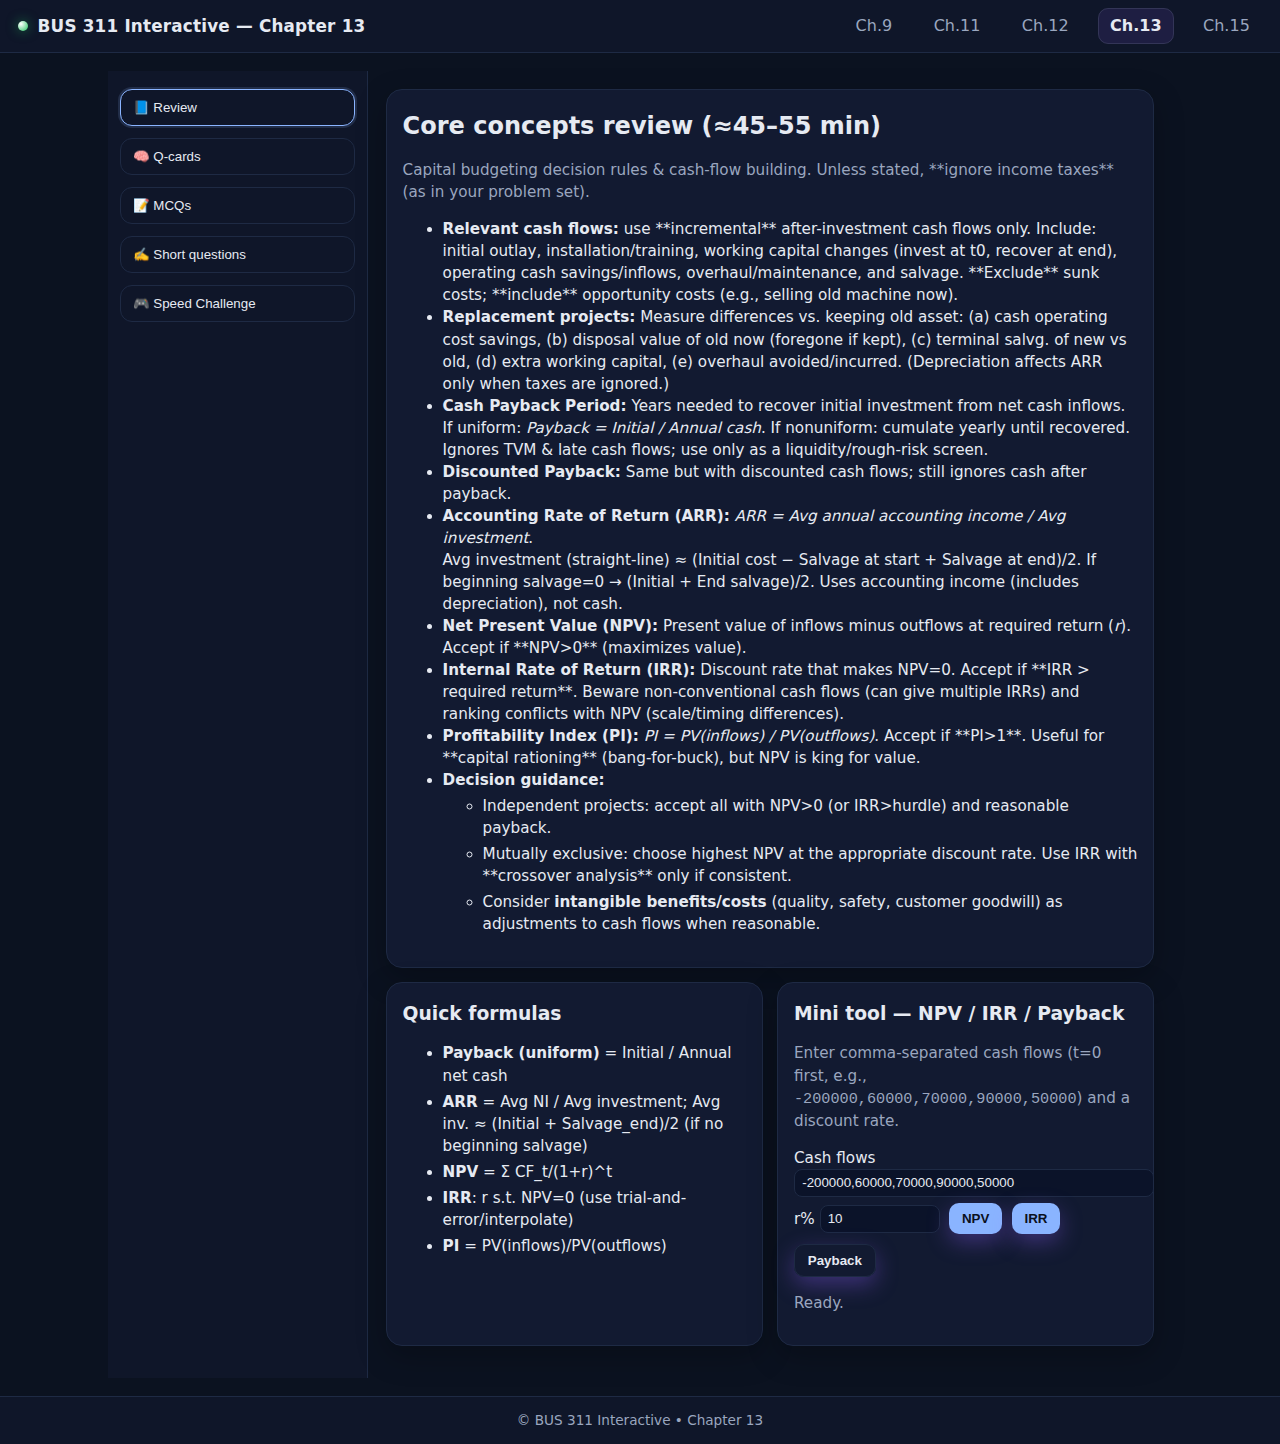
<file: chapters/ch13.html>
<!-- FILE: chapters/ch13.html (Dark Theme • Capital Budgeting + Speed Challenge Game) -->
<!DOCTYPE html>
<html lang="en">
<head>
<meta charset="utf-8"/>
<meta name="viewport" content="width=device-width, initial-scale=1"/>
<title>Chapter 13 · Planning for Capital Investments</title>
<link rel="stylesheet" href="../assets/style.css"/>
<style>
  :root{
    --bg:#0b1220;--surface:#0f1629;--card:#121a31;--ink:#e6eaf2;--muted:#9aa6bf;
    --line:#1e2a44;--accent:#8ab4ff;--accent-2:#a78bfa;--success:#34d399;--danger:#f87171;
  }
  *{box-sizing:border-box}
  body{margin:0;background:var(--bg);color:var(--ink);
    font:16px/1.45 Inter,ui-sans-serif,system-ui,Segoe UI,Roboto,Helvetica,Arial}
  .header{display:flex;justify-content:space-between;align-items:center;padding:14px 18px;background:var(--surface);border-bottom:1px solid var(--line)}
  .brand{display:flex;align-items:center;gap:.7rem}.dot{width:10px;height:10px;border-radius:50%;background:linear-gradient(135deg,var(--accent),var(--accent-2))}
  .nav a{color:var(--muted);text-decoration:none;margin-left:.75rem}.nav a.active{color:var(--ink);font-weight:600}
  .container{display:grid;grid-template-columns:260px 1fr;min-height:calc(100vh - 58px)}
  .sidebar{background:var(--surface);border-right:1px solid var(--line);padding:12px}
  .tabbtn{width:100%;text-align:left;padding:10px 12px;margin:6px 0;border-radius:12px;border:1px solid var(--line);background:var(--surface);color:var(--ink);cursor:pointer}
  .tabbtn.active{border-color:var(--accent);box-shadow:0 0 0 2px rgba(138,180,255,.15)}
  .main{padding:18px}.panel{display:none;animation:fade .2s ease}.panel.active{display:block}
  @keyframes fade{from{opacity:.2;transform:translateY(4px)}to{opacity:1;transform:none}}
  .card{background:var(--card);border:1px solid var(--line);border-radius:16px;padding:16px;margin:0 0 14px}
  h2,h3{margin:.2rem 0 .6rem}.muted{color:var(--muted)}.small{font-size:.95rem}
  .grid{display:grid;gap:14px;grid-template-columns:repeat(auto-fit,minmax(320px,1fr))}
  .row{display:flex;flex-wrap:wrap;gap:.6rem;align-items:center}
  .btn{display:inline-block;background:var(--accent);color:#0a1020;border:none;border-radius:10px;padding:.5rem .8rem;cursor:pointer;font-weight:600}
  .btn.ghost{background:transparent;color:var(--ink);border:1px solid var(--line)}
  .btn.danger{background:var(--danger)}
  .btn.success{background:var(--success)}
  input[type="number"],input[type="text"]{background:#0b1329;color:#e6eaf2;border:1px solid var(--line);border-radius:8px;padding:.35rem .45rem;width:110px}

  /* Q-cards (flip) */
  .qwrap{display:grid;grid-template-columns:repeat(auto-fit,minmax(220px,1fr));gap:.9rem}
  .flip{display:block;cursor:pointer;perspective:1000px}
  .flip input{display:none}.flip-inner{position:relative;transform-style:preserve-3d;transition:transform .55s}
  .flip-front,.flip-back{position:relative;min-height:120px;padding:14px;background:var(--card);border:1px solid var(--line);border-radius:14px;backface-visibility:hidden}
  .flip-back{position:absolute;inset:0;transform:rotateY(180deg)}
  .flip input:checked + .flip-inner{transform:rotateY(180deg)}
  .qtag{font-size:.7rem;background:#1b2746;border-radius:999px;padding:.08rem .45rem;margin-right:.4rem;color:#bcd0ff}

  /* MCQs */
  .mcq{counter-reset:q}
  .mcq li{list-style:none;margin:18px 0;padding:14px;border:1px solid var(--line);border-radius:14px;background:linear-gradient(180deg,#0f1730,#0e1427)}
  .mcq li::before{counter-increment:q;content:counter(q)". ";color:#c7d2fe;font-weight:700;margin-right:.35rem}
  .mcq label{display:block;margin:.35rem 0;padding:.15rem .25rem;border-radius:8px}
  .mcq input[type=radio]{accent-color:var(--accent)}
  .badge{font-size:.8rem;border-radius:8px;padding:.25rem .5rem;display:inline-block;margin:.25rem 0}
  .good{background:rgba(52,211,153,.18);color:#9cf0cf}.bad{background:rgba(248,113,113,.18);color:#fca5a5}.warn{background:rgba(167,139,250,.18);color:#ddd6fe}
  details{border:1px solid var(--line);border-radius:12px;padding:.6rem;margin:.7rem 0;background:#0f1730}
  summary{cursor:pointer;font-weight:600}

  /* GAME STYLES */
  .game-arena{text-align:center;max-width:800px;margin:0 auto}
  .game-stats{display:grid;grid-template-columns:repeat(4,1fr);gap:1rem;margin-bottom:1.5rem}
  .stat-card{background:linear-gradient(145deg,#0f1830,#1a2640);border:1px solid var(--line);border-radius:12px;padding:1rem;text-align:center}
  .stat-value{font-size:2rem;font-weight:700;color:var(--accent);margin:0}
  .stat-label{font-size:.85rem;color:var(--muted);margin:.25rem 0 0}
  .question-card{background:var(--card);border:2px solid var(--line);border-radius:16px;padding:2rem;margin:1.5rem 0;min-height:200px;position:relative;overflow:hidden}
  .question-card.correct{border-color:var(--success);background:linear-gradient(145deg,#0a1a0f,var(--card))}
  .question-card.wrong{border-color:var(--danger);background:linear-gradient(145deg,#1a0a0a,var(--card))}
  .question-text{font-size:1.25rem;font-weight:600;margin-bottom:1.5rem;line-height:1.4}
  .answer-options{display:grid;gap:.75rem;max-width:500px;margin:0 auto}
  .answer-btn{background:linear-gradient(145deg,#1a2640,#0f1830);border:2px solid var(--line);color:var(--ink);padding:1rem;border-radius:12px;cursor:pointer;transition:all .2s;font-size:1rem;font-weight:500}
  .answer-btn:hover{border-color:var(--accent);transform:translateY(-2px);box-shadow:0 4px 12px rgba(138,180,255,.3)}
  .answer-btn.correct{border-color:var(--success);background:linear-gradient(145deg,#0a1a0f,#1a4a2a)}
  .answer-btn.wrong{border-color:var(--danger);background:linear-gradient(145deg,#1a0a0a,#4a1a1a)}
  .timer-bar{height:6px;background:var(--line);border-radius:3px;overflow:hidden;margin-bottom:1rem}
  .timer-fill{height:100%;background:linear-gradient(90deg,var(--danger),#fbbf24,var(--success));transition:width .1s linear}
  .streak-indicator{position:absolute;top:1rem;right:1rem;background:linear-gradient(135deg,#fbbf24,#f59e0b);color:#0a1020;padding:.5rem 1rem;border-radius:999px;font-weight:700;font-size:.9rem}
  .game-over{text-align:center;padding:2rem}
  .final-score{font-size:3rem;font-weight:700;color:var(--accent);margin:1rem 0}
  .performance{margin:1.5rem 0}
  .perf-item{display:inline-block;margin:.5rem 1rem;font-size:1.1rem}
  .leaderboard{background:var(--card);border-radius:12px;padding:1.5rem;margin-top:1.5rem}
  .lb-entry{display:flex;justify-content:space-between;padding:.75rem 0;border-bottom:1px solid var(--line)}
  .lb-entry:last-child{border-bottom:none}
  .difficulty-select{margin-bottom:1.5rem}
  .diff-btn{margin:0 .5rem;padding:.75rem 1.5rem;border-radius:8px;cursor:pointer;border:2px solid var(--line);background:var(--surface)}
  .diff-btn.active{border-color:var(--accent);background:linear-gradient(145deg,var(--accent-2),var(--accent));color:#0a1020}
  .footer{padding:14px 18px;border-top:1px solid var(--line);color:var(--muted);background:var(--surface)}
  ul.tight>li{margin:.25rem 0}

  /* Animations */
  @keyframes bounce{0%,20%,50%,80%,100%{transform:translateY(0)}40%{transform:translateY(-10px)}60%{transform:translateY(-5px)}}
  @keyframes shake{0%,100%{transform:translateX(0)}10%,30%,50%,70%,90%{transform:translateX(-5px)}20%,40%,60%,80%{transform:translateX(5px)}}
  .bounce{animation:bounce .5s ease}
  .shake{animation:shake .5s ease}
</style>
</head>
<body>
  <div class="header">
    <div class="brand"><div class="dot"></div><h1 style="font-size:1.05rem;margin:0">BUS 311 Interactive — Chapter 13</h1></div>
    <nav class="nav">
      <a href="ch9.html">Ch.9</a>
      <a href="ch11.html">Ch.11</a>
      <a href="ch12.html">Ch.12</a>
      <a class="active" href="ch13.html">Ch.13</a>
      <a href="ch15.html">Ch.15</a>
    </nav>
  </div>

  <div class="container">
    <aside class="sidebar">
      <button class="tabbtn active" data-tab="review">📘 Review</button>
      <button class="tabbtn" data-tab="qcards">🧠 Q-cards</button>
      <button class="tabbtn" data-tab="mcqs">📝 MCQs</button>
      <button class="tabbtn" data-tab="short">✍️ Short questions</button>
      <button class="tabbtn" data-tab="game">🎮 Speed Challenge</button>
    </aside>

    <main class="main">
      <!-- REVIEW -->
      <section class="panel active" id="panel-review">
        <div class="card">
          <h2>Core concepts review (≈45–55 min)</h2>
          <p class="small muted">Capital budgeting decision rules & cash-flow building. Unless stated, **ignore income taxes** (as in your problem set).</p>
          <ul class="small">
            <li><b>Relevant cash flows:</b> use **incremental** after-investment cash flows only. Include: initial outlay, installation/training, working capital changes (invest at t0, recover at end), operating cash savings/inflows, overhaul/maintenance, and salvage. **Exclude** sunk costs; **include** opportunity costs (e.g., selling old machine now).</li>
            <li><b>Replacement projects:</b> Measure differences vs. keeping old asset: (a) cash operating cost savings, (b) disposal value of old now (foregone if kept), (c) terminal salvg. of new vs old, (d) extra working capital, (e) overhaul avoided/incurred. (Depreciation affects ARR only when taxes are ignored.)</li>
            <li><b>Cash Payback Period:</b> Years needed to recover initial investment from net cash inflows. If uniform: <i>Payback = Initial / Annual cash</i>. If nonuniform: cumulate yearly until recovered. Ignores TVM & late cash flows; use only as a liquidity/rough-risk screen.</li>
            <li><b>Discounted Payback:</b> Same but with discounted cash flows; still ignores cash after payback.</li>
            <li><b>Accounting Rate of Return (ARR):</b> <i>ARR = Avg annual accounting income / Avg investment</i>.<br>
              Avg investment (straight-line) ≈ (Initial cost − Salvage at start + Salvage at end)/2. If beginning salvage=0 → (Initial + End salvage)/2. Uses accounting income (includes depreciation), not cash.</li>
            <li><b>Net Present Value (NPV):</b> Present value of inflows minus outflows at required return (<i>r</i>). Accept if **NPV&gt;0** (maximizes value).</li>
            <li><b>Internal Rate of Return (IRR):</b> Discount rate that makes NPV=0. Accept if **IRR &gt; required return**. Beware non-conventional cash flows (can give multiple IRRs) and ranking conflicts with NPV (scale/timing differences).</li>
            <li><b>Profitability Index (PI):</b> <i>PI = PV(inflows) / PV(outflows)</i>. Accept if **PI&gt;1**. Useful for **capital rationing** (bang-for-buck), but NPV is king for value.</li>
            <li><b>Decision guidance:</b>
              <ul class="tight">
                <li>Independent projects: accept all with NPV&gt;0 (or IRR&gt;hurdle) and reasonable payback.</li>
                <li>Mutually exclusive: choose highest NPV at the appropriate discount rate. Use IRR with **crossover analysis** only if consistent.</li>
                <li>Consider <b>intangible benefits/costs</b> (quality, safety, customer goodwill) as adjustments to cash flows when reasonable.</li>
              </ul>
            </li>
          </ul>
        </div>

        <div class="grid">
          <div class="card">
            <h3>Quick formulas</h3>
            <ul class="small tight">
              <li><b>Payback (uniform)</b> = Initial / Annual net cash</li>
              <li><b>ARR</b> = Avg NI / Avg investment; Avg inv. ≈ (Initial + Salvage_end)/2 (if no beginning salvage)</li>
              <li><b>NPV</b> = Σ CF_t/(1+r)^t</li>
              <li><b>IRR</b>: r s.t. NPV=0 (use trial-and-error/interpolate)</li>
              <li><b>PI</b> = PV(inflows)/PV(outflows)</li>
            </ul>
          </div>

          <div class="card">
            <h3>Mini tool — NPV / IRR / Payback</h3>
            <p class="small muted">Enter comma-separated cash flows (t=0 first, e.g., <code>-200000,60000,70000,90000,50000</code>) and a discount rate.</p>
            <div class="row small">
              <label>Cash flows <input id="cfs" type="text" value="-200000,60000,70000,90000,50000" style="width:360px"></label>
            </div>
            <div class="row small" style="margin-top:.4rem">
              <label>r% <input id="disc" type="number" step="0.01" value="10"></label>
              <button class="btn" onclick="doNPV()">NPV</button>
              <button class="btn" onclick="doIRR()">IRR</button>
              <button class="btn ghost" onclick="doPay()">Payback</button>
            </div>
            <p id="npvout" class="muted small">Ready.</p>
          </div>
        </div>
      </section>

      <!-- Q-CARDS -->
      <section class="panel" id="panel-qcards">
        <div class="card">
          <h2>Flip Q-cards — Chapter 13</h2>
          <p class="muted small">Click to flip. Say your answer first.</p>
          <div class="qwrap">
            <label class="flip"><input type="checkbox"><div class="flip-inner">
              <div class="flip-front"><span class="qtag">Rules</span> Which criterion best maximizes value?</div>
              <div class="flip-back small">NPV (discount at required return; accept if NPV&gt;0).</div>
            </div></label>

            <label class="flip"><input type="checkbox"><div class="flip-inner">
              <div class="flip-front">Payback measures…</div>
              <div class="flip-back small">Time to recover initial outlay from **cash** inflows (liquidity proxy; ignores TVM & later cash).</div>
            </div></label>

            <label class="flip"><input type="checkbox"><div class="flip-inner">
              <div class="flip-front">ARR uses which numerator?</div>
              <div class="flip-back small">Average **accounting income** (includes depreciation), not cash flow.</div>
            </div></label>

            <label class="flip"><input type="checkbox"><div class="flip-inner">
              <div class="flip-front">PI acceptance rule</div>
              <div class="flip-back small">Accept if PI&gt;1 (PV inflows &gt; PV outflows).</div>
            </div></label>

            <label class="flip"><input type="checkbox"><div class="flip-inner">
              <div class="flip-front">Multiple IRRs happen when…</div>
              <div class="flip-back small">Cash flows change sign more than once (non-conventional).</div>
            </div></label>

            <label class="flip"><input type="checkbox"><div class="flip-inner">
              <div class="flip-front">Mutually exclusive projects: which rule?</div>
              <div class="flip-back small">Choose **highest NPV** at the hurdle rate; IRR ranking can mislead (scale/timing).</div>
            </div></label>

            <label class="flip"><input type="checkbox"><div class="flip-inner">
              <div class="flip-front">Working capital in NPV</div>
              <div class="flip-back small">Cash outflow at start; recovered at project end.</div>
            </div></label>

            <label class="flip"><input type="checkbox"><div class="flip-inner">
              <div class="flip-front">Replacement: include sale of old asset now?</div>
              <div class="flip-back small">Yes — it's an **opportunity cost** (cash you give up if you keep the old asset).</div>
            </div></label>

            <label class="flip"><input type="checkbox"><div class="flip-inner">
              <div class="flip-front">Discounted payback vs payback</div>
              <div class="flip-back small">Discounted uses PVs (respects TVM) but still ignores cash after cutoff.</div>
            </div></label>

            <label class="flip"><input type="checkbox"><div class="flip-inner">
              <div class="flip-front">Intangible benefits?</div>
              <div class="flip-back small">Quality, safety, goodwill, training. If measurable, add as cash flows; otherwise discuss qualitatively.</div>
            </div></label>
          </div>
        </div>
      </section>

      <!-- MCQs -->
      <section class="panel" id="panel-mcqs">
        <div class="card">
          <h2>MCQ drill (auto-graded)</h2>
          <p class="muted small">Pick answers, then press <b>Grade</b>. Explanations appear for misses.</p>
          <ol class="mcq small" id="mcq13">
            <li>The decision rule that most directly maximizes shareholder value is:
              <label><input type="radio" name="q1" value="a" data-ok>NPV</label>
              <label><input type="radio" name="q1" value="b">IRR</label>
              <label><input type="radio" name="q1" value="c">Payback</label>
            </li>
            <li>NPV generally ______ when the discount rate increases.
              <label><input type="radio" name="q2" value="a" data-ok>decreases</label>
              <label><input type="radio" name="q2" value="b">increases</label>
              <label><input type="radio" name="q2" value="c">is unchanged</label>
            </li>
            <li>Uniform cash inflow $40,000/yr, initial $160,000. Payback =
              <label><input type="radio" name="q3" value="a">3.0 years</label>
              <label><input type="radio" name="q3" value="b" data-ok>4.0 years</label>
              <label><input type="radio" name="q3" value="c">5.0 years</label>
            </li>
            <li>ARR uses which denominator for straight-line with zero begin salvage?
              <label><input type="radio" name="q4" value="a">Initial cost</label>
              <label><input type="radio" name="q4" value="b" data-ok>Average investment ≈ (Initial + End salvage)/2</label>
              <label><input type="radio" name="q4" value="c">PV of cash flows</label>
            </li>
            <li>PV(inflows)=$520k; PV(outflows)=$500k. PI and decision?
              <label><input type="radio" name="q5" value="a" data-ok>PI=1.04; Accept</label>
              <label><input type="radio" name="q5" value="b">PI=0.96; Reject</label>
              <label><input type="radio" name="q5" value="c">PI=1.04; Reject</label>
            </li>

            <li>Which cash item is **not** incremental for a replacement project?
              <label><input type="radio" name="q6" value="a">Avoided maintenance on the old machine</label>
              <label><input type="radio" name="q6" value="b" data-ok>Sunk R&D spent last year</label>
              <label><input type="radio" name="q6" value="c">Sale proceeds of the old machine now</label>
            </li>
            <li>If cash flows change sign more than once, IRR may:
              <label><input type="radio" name="q7" value="a" data-ok>Have multiple values or be unreliable</label>
              <label><input type="radio" name="q7" value="b">Equal WACC</label>
              <label><input type="radio" name="q7" value="c">Always exceed NPV</label>
            </li>
            <li>Two mutually exclusive projects: A has higher IRR; B has higher NPV at 10%. Choose:
              <label><input type="radio" name="q8" value="a">A</label>
              <label><input type="radio" name="q8" value="b" data-ok>B (higher NPV at the hurdle)</label>
              <label><input type="radio" name="q8" value="c">Either</label>
            </li>
            <li>Working capital of $25k is required at t=0 and fully recovered at end. In NPV we:
              <label><input type="radio" name="q9" value="a" data-ok>Subtract $25k at t=0; add $25k at terminal year</label>
              <label><input type="radio" name="q9" value="b">Ignore it</label>
              <label><input type="radio" name="q9" value="c">Include only at t=0</label>
            </li>
            <li>Discounted payback will always be:
              <label><input type="radio" name="q10" value="a">Shorter than simple payback</label>
              <label><input type="radio" name="q10" value="b" data-ok>Longer than (or equal to) simple payback</label>
              <label><input type="radio" name="q10" value="c">Equal to IRR</label>
            </li>

            <li>Initial $300k; cash inflows 100k, 120k, 140k at years 1–3; r=10%. NPV is closest to:
              <label><input type="radio" name="q11" value="a" data-ok>$15k</label>
              <label><input type="radio" name="q11" value="b">$−5k</label>
              <label><input type="radio" name="q11" value="c">$30k</label>
            </li>
            <li>A project with PI=0.9 and positive payback should be:
              <label><input type="radio" name="q12" value="a">Accepted</label>
              <label><input type="radio" name="q12" value="b" data-ok>Rejected (PI&lt;1 ⇒ negative NPV)</label>
              <label><input type="radio" name="q12" value="c">Deferred</label>
            </li>
            <li>For capital rationing under a single-period budget, a useful ranking metric is:
              <label><input type="radio" name="q13" value="a" data-ok>Profitability Index</label>
              <label><input type="radio" name="q13" value="b">Payback</label>
              <label><input type="radio" name="q13" value="c">ARR</label>
            </li>
            <li>Including intangible benefits in the analysis will typically:
              <label><input type="radio" name="q14" value="a">Lower NPV</label>
              <label><input type="radio" name="q14" value="b" data-ok>Raise NPV if they are additional cash inflows/savings</label>
              <label><input type="radio" name="q14" value="c">Have no effect</label>
            </li>
            <li>Which statement is **true**?
              <label><input type="radio" name="q15" value="a">ARR and NPV always agree</label>
              <label><input type="radio" name="q15" value="b" data-ok>NPV accounts for timing and required return; ARR does not</label>
              <label><input type="radio" name="q15" value="c">IRR never conflicts with NPV</label>
            </li>
          </ol>
          <button class="btn" onclick="gradeMCQ('mcq13','mcq13res')">Grade</button>
          <button class="btn ghost" onclick="resetMCQ('mcq13','mcq13res')">Reset</button>
          <p id="mcq13res" class="small muted"></p>
        </div>
      </section>

      <!-- SHORT NUMERICALS -->
      <section class="panel" id="panel-short">
        <div class="card">
          <h2>Practice Set B — Short numericals (fully worked)</h2>
          <p class="muted small">These mirror your textbook problems (no income taxes unless noted). Expand to see steps.</p>

          <details class="small"><summary><b>B1) Payback (nonuniform)</b> — Initial $150,000; cash inflows by year: 40k, 55k, 35k, 30k, 25k. Payback?</summary>
            <p>Cumulatives: Y1=40; Y2=95; Y3=130; Y4=160 ⇒ recover at year 4. Fraction in year 4: (150−130)/30 = 0.667. Payback ≈ <b>3.67 years</b>.</p>
          </details>

          <details class="small"><summary><b>B2) ARR</b> — Machine costs $100,000, life 5 yrs, salvage $10,000 (straight-line). Annual net cash inflow $28,000. Compute ARR.</summary>
            <p>Depreciation = (100,000−10,000)/5 = 18,000. Accounting income = 28,000−18,000 = 10,000. Avg investment ≈ (100,000+10,000)/2 = 55,000. ARR = 10,000/55,000 = <b>18.18%</b>.</p>
          </details>

          <details class="small"><summary><b>B3) NPV</b> — Initial outlay $200,000; cash inflows 60k, 70k, 80k, 90k over 4 years; r=10%.</summary>
            <p>PV=60/1.1 + 70/1.1² + 80/1.1³ + 90/1.1⁴ = 54.55 + 57.85 + 60.05 + 61.46 = 233.91k. NPV=233.91−200 = <b>$33.91k</b>.</p>
          </details>

          <details class="small"><summary><b>B4) IRR (interpolate)</b> — Use B3 cash flows. At 10% NPV=+33.91k. At 18% PV = 50.85+50.30+48.24+45.46=194.85 → NPV=−5.15k. IRR ≈ ?</summary>
            <p>IRR ≈ 10% + (33.91/(33.91+5.15))·(18%−10%) = 10% + (33.91/39.06)·8% ≈ 10% + 6.94% = <b>16.94%</b>.</p>
          </details>

          <details class="small"><summary><b>B5) PI</b> — Using B3 at r=10%.</summary>
            <p>PV(inflows)=233.91; PV(outflows)=200 ⇒ PI = 233.91/200 = <b>1.1695</b>.</p>
          </details>

          <details class="small"><summary><b>B6) Replacement (incremental, no taxes)</b> — Old machine can be sold now for $20,000 or kept 4 more years with annual operating cost $50,000 and zero salvage. New machine costs $120,000 now, reduces annual operating cost to $20,000, life 4 years, salvage $10,000. r=12%. Should we replace?</summary>
            <p>Initial differential outflow at t0 = Cost_new − sale_old_now = 120 − 20 = <b>$100k</b> (since selling old is an inflow avoided if keep). Annual cash savings = 50−20 = 30k for 4 years. Terminal differential = +10k salvage (new) − 0 (old) = +10k.</p>
            <p>PV of savings = 30k × annuity(12%,4)=30×3.0373=91.12k. PV terminal = 10/1.12⁴=6.35k. NPV = 91.12 + 6.35 − 100 = <b>−$2.53k</b> ⇒ <b>Keep old</b> (borderline; intangible advantages might tip decision).</p>
          </details>

          <details class="small"><summary><b>B7) Working capital</b> — Project requires $15k inventory at t0, recovered at year 5. Annual cash inflow 7k for 5 years; initial equipment 20k; r=10%. NPV?</summary>
            <p>Outflows at t0: 20 + 15 = 35k. PV inflows of 7k for 5y @10% = 7×3.7908 = 26.54k. PV of WC recovery = 15/1.1⁵ = 9.31k. NPV = 26.54 + 9.31 − 35 = <b>$0.85k</b> ⇒ Slightly acceptable.</p>
          </details>

          <details class="small"><summary><b>B8) Mutually exclusive choice</b> — A: NPV=$60k, initial $200k. B: NPV=$70k, initial $350k. Rationing budget $350k. Which set maximizes value?</summary>
            <p>Feasible combos: {A} uses 200 (NPV 60), {B} uses 350 (NPV 70), {A+A} not allowed (only one each), {A + something else} none. Choose <b>B</b> (NPV 70 & fits budget), even though PI(A)=1.30 &gt; PI(B)=1.20.</p>
          </details>
        </div>
      </section>

      <!-- SPEED CHALLENGE GAME -->
      <section class="panel" id="panel-game">
        <div class="card">
          <h2>🎮 Capital Budgeting Speed Challenge</h2>
          <p class="muted small">Test your knowledge in this fast-paced game! Answer quickly to build streaks and earn bonus points.</p>
          
          <div class="game-arena">
            <!-- Game Start Screen -->
            <div id="game-start" class="game-over">
              <h3>Ready to test your Capital Budgeting mastery?</h3>
              <div class="difficulty-select">
                <h4>Choose Difficulty:</h4>
                <button class="diff-btn active" data-diff="easy">Easy<br><small>15s per question</small></button>
                <button class="diff-btn" data-diff="medium">Medium<br><small>10s per question</small></button>
                <button class="diff-btn" data-diff="hard">Hard<br><small>7s per question</small></button>
              </div>
              <button class="btn" onclick="startGame()">Start Challenge</button>
              
              <!-- Leaderboard -->
              <div class="leaderboard">
                <h4>🏆 High Scores</h4>
                <div id="leaderboard-list">
                  <div class="lb-entry"><span>No scores yet!</span><span>Play to set records</span></div>
                </div>
              </div>
            </div>

            <!-- Game Stats -->
            <div id="game-stats" class="game-stats" style="display:none">
              <div class="stat-card">
                <div class="stat-value" id="score">0</div>
                <div class="stat-label">Score</div>
              </div>
              <div class="stat-card">
                <div class="stat-value" id="streak">0</div>
                <div class="stat-label">Streak</div>
              </div>
              <div class="stat-card">
                <div class="stat-value" id="correct">0</div>
                <div class="stat-label">Correct</div>
              </div>
              <div class="stat-card">
                <div class="stat-value" id="remaining">10</div>
                <div class="stat-label">Remaining</div>
              </div>
            </div>

            <!-- Question Card -->
            <div id="question-container" style="display:none">
              <div class="timer-bar">
                <div class="timer-fill" id="timer-fill"></div>
              </div>
              
              <div class="question-card" id="question-card">
                <div class="streak-indicator" id="streak-display" style="display:none">🔥 Streak: <span id="streak-num">0</span></div>
                <div class="question-text" id="question-text"></div>
                <div class="answer-options" id="answer-options"></div>
              </div>
              
              <button class="btn ghost" onclick="skipQuestion()">Skip Question</button>
            </div>

            <!-- Game Over Screen -->
            <div id="game-over" class="game-over" style="display:none">
              <h3>🎉 Challenge Complete!</h3>
              <div class="final-score" id="final-score">0</div>
              <div class="performance">
                <div class="perf-item">✅ Correct: <strong id="final-correct">0</strong></div>
                <div class="perf-item">❌ Wrong: <strong id="final-wrong">0</strong></div>
                <div class="perf-item">🔥 Best Streak: <strong id="final-streak">0</strong></div>
                <div class="perf-item">⚡ Avg Time: <strong id="avg-time">0s</strong></div>
              </div>
              <div class="performance-message" id="performance-msg"></div>
              <button class="btn" onclick="resetGame()">Play Again</button>
              <button class="btn ghost" onclick="showLeaderboard()">View Leaderboard</button>
            </div>
          </div>
        </div>
      </section>
    </main>
  </div>

  <div class="footer">© BUS 311 Interactive • Chapter 13</div>

<script>
  // Tabs
  const btns=[...document.querySelectorAll('.tabbtn')];
  const panels={
    review:document.getElementById('panel-review'),
    qcards:document.getElementById('panel-qcards'),
    mcqs:document.getElementById('panel-mcqs'),
    short:document.getElementById('panel-short'),
    game:document.getElementById('panel-game')
  };
  btns.forEach(b=>{
    b.addEventListener('click',()=>{
      btns.forEach(x=>x.classList.remove('active'));
      b.classList.add('active');
      Object.values(panels).forEach(p=>p.classList.remove('active'));
      panels[b.dataset.tab].classList.add('active');
      window.scrollTo({top:0,behavior:'smooth'});
    });
  });

  // Difficulty buttons
  document.querySelectorAll('.diff-btn').forEach(btn => {
    btn.addEventListener('click', () => {
      document.querySelectorAll('.diff-btn').forEach(b => b.classList.remove('active'));
      btn.classList.add('active');
    });
  });

  // Speed Challenge Game
  let gameState = {
    score: 0,
    streak: 0,
    bestStreak: 0,
    correct: 0,
    wrong: 0,
    currentQuestion: 0,
    totalQuestions: 10,
    difficulty: 'easy',
    timer: null,
    timeLeft: 15,
    questionStartTime: 0,
    responseTimes: []
  };

  const difficulties = {
    easy: { time: 15, scoreMultiplier: 1, streakBonus: 10 },
    medium: { time: 10, scoreMultiplier: 1.5, streakBonus: 15 },
    hard: { time: 7, scoreMultiplier: 2, streakBonus: 25 }
  };

  // Question bank for Chapter 13 Capital Budgeting
  const questions = [
    {
      text: "Which decision rule directly maximizes shareholder value?",
      answers: ["NPV", "IRR", "Payback", "ARR"],
      correct: 0,
      explanation: "NPV measures the dollar value added to the firm"
    },
    {
      text: "Initial investment $200k, annual cash flow $50k. Simple payback period?",
      answers: ["3 years", "4 years", "5 years", "6 years"],
      correct: 1,
      explanation: "Payback = $200k ÷ $50k = 4 years"
    },
    {
      text: "If NPV = +$10,000 at 10% discount rate, what happens to NPV if rate increases to 12%?",
      answers: ["NPV increases", "NPV decreases", "NPV stays same", "Cannot determine"],
      correct: 1,
      explanation: "Higher discount rates reduce present values, lowering NPV"
    },
    {
      text: "Project A: NPV $30k, Investment $100k. Project B: NPV $40k, Investment $200k. Under capital rationing ($200k budget), choose:",
      answers: ["Project A only", "Project B only", "Both projects", "Neither project"],
      correct: 1,
      explanation: "Project B has higher absolute NPV and fits within budget constraint"
    },
    {
      text: "ARR calculation uses which type of income?",
      answers: ["Cash flow", "Accounting income", "Operating income", "EBITDA"],
      correct: 1,
      explanation: "ARR uses accounting income (includes depreciation), not cash flow"
    },
    {
      text: "PV of inflows = $520k, PV of outflows = $500k. Profitability Index?",
      answers: ["0.96", "1.04", "1.20", "1.40"],
      correct: 1,
      explanation: "PI = PV(inflows) ÷ PV(outflows) = $520k ÷ $500k = 1.04"
    },
    {
      text: "Which is NOT relevant for replacement project analysis?",
      answers: ["Sunk R&D costs", "Sale value of old asset", "Operating cost savings", "Incremental depreciation"],
      correct: 0,
      explanation: "Sunk costs are irrelevant - they're already spent regardless of decision"
    },
    {
      text: "Working capital investment of $25k at project start, recovered at end. How treat in NPV?",
      answers: ["Ignore completely", "Only subtract at start", "Subtract at start, add at end", "Only add at end"],
      correct: 2,
      explanation: "Working capital is a cash outflow initially, then recovered (inflow) at project end"
    },
    {
      text: "For mutually exclusive projects with conflicting NPV vs IRR rankings, choose based on:",
      answers: ["Higher IRR", "Higher NPV", "Lower payback", "Higher PI"],
      correct: 1,
      explanation: "NPV measures absolute value creation; IRR can mislead due to scale/timing differences"
    },
    {
      text: "Non-conventional cash flows (multiple sign changes) can cause:",
      answers: ["No IRR solution", "Multiple IRR solutions", "Negative NPV always", "Infinite payback"],
      correct: 1,
      explanation: "Sign changes can create multiple IRR solutions, making IRR unreliable"
    },
    {
      text: "Machine cost $100k, 5-year life, $10k salvage, $28k annual cash flow. Average investment for ARR?",
      answers: ["$50k", "$55k", "$90k", "$100k"],
      correct: 1,
      explanation: "Average investment = (Initial cost + Salvage value) ÷ 2 = ($100k + $10k) ÷ 2 = $55k"
    },
    {
      text: "Discounted payback vs simple payback:",
      answers: ["Discounted is shorter", "Discounted is longer", "Both are equal", "Depends on discount rate"],
      correct: 1,
      explanation: "Discounting reduces cash flow values, so takes longer to recover initial investment"
    },
    {
      text: "Which factor would INCREASE a project's NPV?",
      answers: ["Higher discount rate", "Lower cash flows", "Higher working capital needs", "Lower discount rate"],
      correct: 3,
      explanation: "Lower discount rate increases present value of future cash flows"
    },
    {
      text: "A project with PI = 0.9 should be:",
      answers: ["Accepted", "Rejected", "Further analyzed", "Implemented immediately"],
      correct: 1,
      explanation: "PI < 1 implies negative NPV, so project destroys value"
    },
    {
      text: "Best metric for capital rationing decisions:",
      answers: ["NPV", "IRR", "Profitability Index", "Payback"],
      correct: 2,
      explanation: "PI shows value created per dollar invested - best for limited capital allocation"
    }
  ];

  function startGame() {
    const selectedDiff = document.querySelector('.diff-btn.active').dataset.diff;
    gameState.difficulty = selectedDiff;
    gameState.timeLeft = difficulties[selectedDiff].time;
    
    // Reset game state
    gameState.score = 0;
    gameState.streak = 0;
    gameState.bestStreak = 0;
    gameState.correct = 0;
    gameState.wrong = 0;
    gameState.currentQuestion = 0;
    gameState.responseTimes = [];
    
    // Shuffle questions
    gameState.questions = [...questions].sort(() => Math.random() - 0.5).slice(0, gameState.totalQuestions);
    
    // Show game UI
    document.getElementById('game-start').style.display = 'none';
    document.getElementById('game-stats').style.display = 'grid';
    document.getElementById('question-container').style.display = 'block';
    
    updateStats();
    showNextQuestion();
  }

  function updateStats() {
    document.getElementById('score').textContent = gameState.score;
    document.getElementById('streak').textContent = gameState.streak;
    document.getElementById('correct').textContent = gameState.correct;
    document.getElementById('remaining').textContent = gameState.totalQuestions - gameState.currentQuestion;
  }

  function showNextQuestion() {
    if (gameState.currentQuestion >= gameState.totalQuestions) {
      endGame();
      return;
    }
    
    const question = gameState.questions[gameState.currentQuestion];
    const questionCard = document.getElementById('question-card');
    
    // Reset card styling
    questionCard.className = 'question-card';
    
    // Set question text
    document.getElementById('question-text').textContent = question.text;
    
    // Create answer options
    const optionsContainer = document.getElementById('answer-options');
    optionsContainer.innerHTML = '';
    
    question.answers.forEach((answer, index) => {
      const button = document.createElement('button');
      button.className = 'answer-btn';
      button.textContent = answer;
      button.onclick = () => selectAnswer(index);
      optionsContainer.appendChild(button);
    });
    
    // Update streak display
    const streakDisplay = document.getElementById('streak-display');
    if (gameState.streak > 0) {
      streakDisplay.style.display = 'block';
      document.getElementById('streak-num').textContent = gameState.streak;
    } else {
      streakDisplay.style.display = 'none';
    }
    
    // Start timer
    startTimer();
    gameState.questionStartTime = Date.now();
  }

  function startTimer() {
    gameState.timeLeft = difficulties[gameState.difficulty].time;
    updateTimerBar();
    
    gameState.timer = setInterval(() => {
      gameState.timeLeft--;
      updateTimerBar();
      
      if (gameState.timeLeft <= 0) {
        clearInterval(gameState.timer);
        selectAnswer(-1); // Time up = wrong answer
      }
    }, 1000);
  }

  function updateTimerBar() {
    const maxTime = difficulties[gameState.difficulty].time;
    const percentage = (gameState.timeLeft / maxTime) * 100;
    document.getElementById('timer-fill').style.width = percentage + '%';
  }

  function selectAnswer(selectedIndex) {
    clearInterval(gameState.timer);
    
    const responseTime = (Date.now() - gameState.questionStartTime) / 1000;
    gameState.responseTimes.push(responseTime);
    
    const question = gameState.questions[gameState.currentQuestion];
    const isCorrect = selectedIndex === question.correct;
    const questionCard = document.getElementById('question-card');
    const answerButtons = document.querySelectorAll('.answer-btn');
    
    // Disable all buttons
    answerButtons.forEach(btn => btn.onclick = null);
    
    // Show correct answer
    answerButtons.forEach((btn, index) => {
      if (index === question.correct) {
        btn.classList.add('correct');
      } else if (index === selectedIndex && !isCorrect) {
        btn.classList.add('wrong');
      }
    });
    
    if (isCorrect) {
      gameState.correct++;
      gameState.streak++;
      gameState.bestStreak = Math.max(gameState.bestStreak, gameState.streak);
      
      // Calculate score
      const basePoints = 100;
      const timeBonus = Math.floor(gameState.timeLeft * 5);
      const streakBonus = gameState.streak * difficulties[gameState.difficulty].streakBonus;
      const difficultyMultiplier = difficulties[gameState.difficulty].scoreMultiplier;
      
      const points = Math.floor((basePoints + timeBonus + streakBonus) * difficultyMultiplier);
      gameState.score += points;
      
      questionCard.classList.add('correct');
      questionCard.classList.add('bounce');
      
    } else {
      gameState.wrong++;
      gameState.streak = 0;
      questionCard.classList.add('wrong');
      questionCard.classList.add('shake');
    }
    
    gameState.currentQuestion++;
    updateStats();
    
    // Show next question after delay
    setTimeout(() => {
      questionCard.classList.remove('bounce', 'shake');
      showNextQuestion();
    }, 2000);
  }

  function skipQuestion() {
    selectAnswer(-1); // Treat skip as wrong answer
  }

  function endGame() {
    // Hide game UI
    document.getElementById('game-stats').style.display = 'none';
    document.getElementById('question-container').style.display = 'none';
    
    // Show results
    const gameOver = document.getElementById('game-over');
    gameOver.style.display = 'block';
    
    document.getElementById('final-score').textContent = gameState.score;
    document.getElementById('final-correct').textContent = gameState.correct;
    document.getElementById('final-wrong').textContent = gameState.wrong;
    document.getElementById('final-streak').textContent = gameState.bestStreak;
    
    const avgTime = gameState.responseTimes.length > 0 
      ? (gameState.responseTimes.reduce((a, b) => a + b, 0) / gameState.responseTimes.length).toFixed(1)
      : '0';
    document.getElementById('avg-time').textContent = avgTime + 's';
    
    // Performance message
    const accuracy = (gameState.correct / gameState.totalQuestions) * 100;
    let message = '';
    if (accuracy >= 90) message = '🌟 Outstanding! You\'re a Capital Budgeting expert!';
    else if (accuracy >= 80) message = '🎯 Excellent work! You\'ve mastered the key concepts!';
    else if (accuracy >= 70) message = '👍 Good job! Review the concepts you missed.';
    else if (accuracy >= 60) message = '📚 Keep studying! You\'re getting there.';
    else message = '💪 Don\'t give up! Review the chapter and try again.';
    
    document.getElementById('performance-msg').innerHTML = message;
    
    // Save to leaderboard
    saveScore();
  }

  function resetGame() {
    document.getElementById('game-over').style.display = 'none';
    document.getElementById('game-start').style.display = 'block';
    loadLeaderboard();
  }

  function saveScore() {
    const scores = JSON.parse(localStorage.getItem('ch13_scores') || '[]');
    const newScore = {
      score: gameState.score,
      difficulty: gameState.difficulty,
      accuracy: Math.round((gameState.correct / gameState.totalQuestions) * 100),
      date: new Date().toLocaleDateString()
    };
    
    scores.push(newScore);
    scores.sort((a, b) => b.score - a.score);
    scores.splice(5); // Keep top 5
    
    localStorage.setItem('ch13_scores', JSON.stringify(scores));
    loadLeaderboard();
  }

  function loadLeaderboard() {
    const scores = JSON.parse(localStorage.getItem('ch13_scores') || '[]');
    const leaderboard = document.getElementById('leaderboard-list');
    
    if (scores.length === 0) {
      leaderboard.innerHTML = '<div class="lb-entry"><span>No scores yet!</span><span>Play to set records</span></div>';
      return;
    }
    
    leaderboard.innerHTML = scores.map((score, index) => `
      <div class="lb-entry">
        <span>#${index + 1} • ${score.score} pts (${score.accuracy}%)</span>
        <span>${score.difficulty.toUpperCase()} • ${score.date}</span>
      </div>
    `).join('');
  }

  function showLeaderboard() {
    resetGame();
  }

  // Initialize leaderboard on page load
  loadLeaderboard();

  // Mini NPV/IRR/Payback
  function parseCF(){return document.getElementById('cfs').value.split(',').map(x=>parseFloat(x.trim())).filter(x=>!isNaN(x));}
  function doNPV(){
    const r=parseFloat(document.getElementById('disc').value||0)/100;
    const cfs=parseCF(); let npv=0;
    cfs.forEach((cf,t)=>{npv+=cf/Math.pow(1+r,t);});
    document.getElementById('npvout').innerHTML=`NPV @ ${ (100*r).toFixed(2)}% = <b>$${npv.toFixed(2)}</b>`;
  }
  function doIRR(){
    const cfs=parseCF();
    let lo=-0.99, hi=10, mid, f;
    const npv=(rate)=>cfs.reduce((acc,cf,t)=>acc+cf/Math.pow(1+rate,t),0);
    while(npv(hi)>0 && hi<50) hi*=1.5;
    if(npv(lo)*npv(hi)>0){document.getElementById('npvout').innerHTML='IRR not found (non-conventional CF or no sign change).';return;}
    for(let i=0;i<80;i++){mid=(lo+hi)/2; f=npv(mid); if(Math.abs(f)<1e-7) break; (f>0? lo:hi)=mid;}
    document.getElementById('npvout').innerHTML=`IRR ≈ <b>${(100*mid).toFixed(3)}%</b>`;
  }
  function doPay(){
    const cfs=parseCF(); if(cfs.length<2){document.getElementById('npvout').textContent='Enter CFs.';return;}
    let need=-cfs[0], year=0;
    for(let t=1;t<cfs.length;t++){
      if(need<=0) break;
      if(cfs[t]>=need){const frac=need/cfs[t]; document.getElementById('npvout').innerHTML=`Payback ≈ <b>${(t-1+frac).toFixed(2)} years</b>`;return;}
      need-=cfs[t]; year=t;
    }
    document.getElementById('npvout').innerHTML='Not recovered within horizon.';
  }

  // MCQ grading
  function gradeMCQ(listId,resId){
    const list=document.querySelectorAll(`#${listId} li`);
    let right=0,total=list.length,explain=[];
    list.forEach((li,idx)=>{
      const sel=li.querySelector('input[type=radio]:checked');
      const ok=li.querySelector('input[data-ok]');
      const good=sel && sel.value===ok.value;
      if(good){right++; li.style.borderColor='rgba(52,211,153,.45)';}
      else{
        li.style.borderColor='rgba(248,113,113,.45)';
        const q=idx+1;
        let why='';
        switch(q){
          case 1: why='NPV directly measures value added at the hurdle rate.';break;
          case 2: why='Higher r ⇒ lower PVs ⇒ lower NPV.';break;
          case 4: why='ARR denominator is average investment under SL depreciation.';break;
          case 6: why='Sunk costs are excluded—only incremental cash matters.';break;
          case 7: why='Non-conventional CFs can produce multiple IRRs.';break;
          case 8: why='For ME projects, pick the one with higher NPV at the hurdle rate.';break;
          case 9: why='WC is an outflow now and an inflow when recovered.';break;
          case 10: why='Discounted payback uses PVs → slower recovery.';break;
          case 11: why='Compute PVs at 10% and subtract 300k (≈$15k).';break;
          case 12: why='PI<1 ⇔ NPV<0 even if payback looks okay.';break;
          case 13: why='PI ranks by NPV per dollar under a budget.';break;
          case 15: why='ARR ignores timing/required return; NPV includes both.';break;
        }
        explain.push(`${q}) Correct: <b>${ok.value.toUpperCase()}</b>${why?' — '+why:''}`);
      }
    });
    const res=document.getElementById(resId);
    res.innerHTML = `<span class="badge ${right===total?'good':right/total>.6?'warn':'bad'}">Score: ${right}/${total}</span>`+
      (explain.length?`<br><span class="muted small">${explain.join(' • ')}</span>`:'');
  }
  function resetMCQ(listId,resId){
    document.querySelectorAll(`#${listId} input[type=radio]`).forEach(r=>r.checked=false);
    document.getElementById(resId).textContent='';
    document.querySelectorAll(`#${listId} li`).forEach(li=>li.style.borderColor='var(--line)');
  }
</script>
<script src="../assets/app.js"></script>
</body>
</html>
</file>
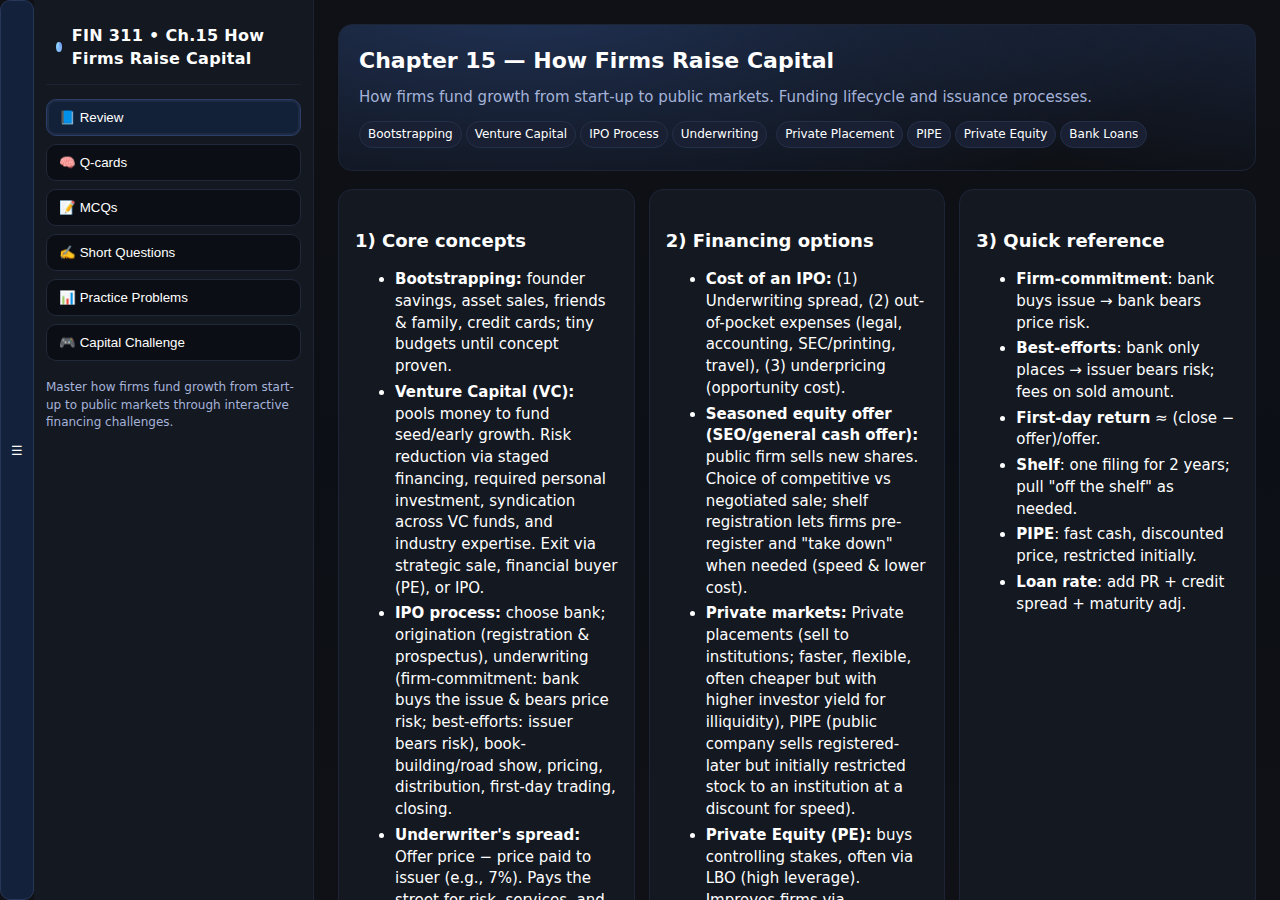
<file: chapters/ch15.html>
<!DOCTYPE html>
<html lang="en">
<head>
<meta charset="utf-8"/>
<meta name="viewport" content="width=device-width, initial-scale=1"/>
<title>Chapter 15 · How Firms Raise Capital</title>
<style>
  :root{
    --bg:#0f1116; --panel:#141821; --sunken:#0b0e14;
    --text:#ffffff; --muted:#a5b3d9; --accent:#7aa2f7; --good:#4ade80; --bad:#f87171; --warn:#facc15;
    --card:#0f1522; --cardEdge:#1b2233; --chip:#192033;
    --success:#34d399; --danger:#f87171;
  }
  *{box-sizing:border-box}
  html,body{height:100%}
  body{
    margin:0; background:linear-gradient(180deg,var(--bg),#0c0f15 50%, var(--bg));
    color:var(--text); font:15px/1.45 Inter, ui-sans-serif, system-ui, -apple-system, Segoe UI, Roboto, Helvetica, Arial, "Apple Color Emoji","Segoe UI Emoji";
    display:flex; gap:0;
  }
  /* Sidebar */
  .sidebar{
    width:280px; background:var(--panel); border-right:1px solid #1d2332; padding:18px 12px; position:sticky; top:0; height:100vh; overflow:auto;
  }
  .brand{display:flex; align-items:center; gap:10px; padding:6px 10px 14px; border-bottom:1px solid #1c2230; margin-bottom:14px}
  .brand .dot{width:10px; height:10px; border-radius:50%; background:conic-gradient(var(--accent), #8bd5ff)}
  .brand h1{font-size:16px; margin:0; letter-spacing:.3px; color:#ffffff}
  .tablist{display:flex; flex-direction:column; gap:8px; margin-top:10px}
  .tabbtn{
    text-align:left; width:100%; border:1px solid #20283a; background:var(--sunken);
    color:var(--text); padding:10px 12px; border-radius:10px; cursor:pointer; transition:.15s ease;
  }
  .tabbtn:hover{border-color:#2a3550; transform:translateY(-1px)}
  .tabbtn.active{background:#122038; border-color:#2b3f6b; box-shadow:0 0 0 2px #1f2a44 inset}
  .small{color:var(--muted); font-size:12px}

  /* Main */
  .main{flex:1; min-width:0; padding:24px; overflow:auto}
  .hero{
    background:radial-gradient(1200px 400px at 20% -20%, #203255 0%, transparent 60%),
               radial-gradient(800px 300px at 110% -30%, #1a263f 0%, transparent 70%);
    border:1px solid #1c2436; border-radius:14px; padding:20px; margin-bottom:18px;
  }
  h2{margin:0 0 10px 0; font-size:22px; color:#ffffff}
  h3{margin:22px 0 8px; font-size:18px; color:#ffffff}
  p{margin:8px 0; color:#ffffff}
  .chip{display:inline-block; background:var(--chip); border:1px solid #24304a; color:#ffffff; padding:4px 8px; border-radius:999px; font-size:12px; margin:2px 4px 2px 0}
  .grid{display:grid; gap:14px}
  .grid.cols-2{grid-template-columns:repeat(auto-fit, minmax(280px,1fr))}
  .panel{background:var(--panel); border:1px solid #1c2436; border-radius:14px; padding:16px}
  .callout{border-left:3px solid var(--accent); background:#0f1728; padding:10px 12px; border-radius:8px; color:#ffffff}
  .katex{font-family:ui-monospace, SFMono-Regular, Menlo, Consolas, "Liberation Mono", monospace}
  code, .monospace{font-family:ui-monospace, SFMono-Regular, Menlo, Consolas, "Liberation Mono", monospace; font-size:13px; color:#ffffff}
  .muted{color:var(--muted)}

  /* Cards */
  .cards{display:grid; grid-template-columns:repeat(auto-fit,minmax(220px,1fr)); gap:12px}
  .qcard{
    perspective:1000px; height:150px;
  }
  .q-inner{position:relative; height:100%; transform-style:preserve-3d; transition:transform .55s cubic-bezier(.2,.7,.2,1)}
  .qcard:hover .q-inner{transform:rotateY(180deg)}
  .face{
    position:absolute; inset:0; backface-visibility:hidden; background:var(--card); border:1px solid var(--cardEdge);
    border-radius:14px; padding:14px; display:flex; align-items:center; justify-content:center; text-align:center; color:#ffffff
  }
  .face.back{transform:rotateY(180deg); background:#0f1626}
  .face strong{color:#ffffff}

  /* MCQs */
  .mcq{background:var(--panel); border:1px solid #1c2436; border-radius:14px; padding:16px; margin:10px 0}
  .mcq h4{margin:0 0 10px 0; color:#ffffff}
  .opt{display:block; padding:8px 10px; margin:6px 0; border:1px solid #20283a; border-radius:10px; cursor:pointer; color:#ffffff}
  .opt:hover{background:#101728}
  .correct{border-color:#275b3c; background:#0f1b17}
  .wrong{border-color:#5b2727; background:#1b0f10}
  .explain{display:none; margin-top:8px; color:#ffffff}
  .spacer{height:8px}
  .solutions-block{display:none; padding:10px; border-top:1px dashed #2b3752; margin-top:8px; color:#ffffff}
  .btn{background:#13213a; border:1px solid #273758; color:#ffffff; padding:8px 10px; border-radius:10px; cursor:pointer}
  .btn:hover{background:#152747}
  .btn.ghost{background:transparent; color:#ffffff; border:1px solid #1c2436}

  /* Short Qs & Practice */
  details{background:var(--sunken); border:1px solid #23304a; border-radius:12px; padding:10px 12px; margin:10px 0}
  summary{cursor:pointer; font-weight:600; color:#ffffff}
  .solve{margin-top:8px; color:#ffffff}
  .tag{font-size:11px; padding:2px 6px; border:1px solid #2a3552; background:#101727; border-radius:999px; color:#ffffff; margin-left:6px}

  /* Tabs */
  .tabcontent{display:none}
  .tabcontent.active{display:block; animation:fade .25s ease}
  @keyframes fade{from{opacity:.5; transform:translateY(2px)} to{opacity:1; transform:none}}

  /* Input styling */
  input[type="number"], input[type="text"]{
    background:#0b1329; color:#ffffff; border:1px solid #24305e; padding:.35rem .45rem; border-radius:8px; width:110px;
  }

  /* GAME STYLES */
  .game-arena{text-align:center;max-width:800px;margin:0 auto}
  .game-stats{display:grid;grid-template-columns:repeat(4,1fr);gap:1rem;margin-bottom:1.5rem}
  .stat-card{background:linear-gradient(145deg,#0f1830,#1a2640);border:1px solid #1c2436;border-radius:12px;padding:1rem;text-align:center}
  .stat-value{font-size:2rem;font-weight:700;color:var(--accent);margin:0}
  .stat-label{font-size:.85rem;color:var(--muted);margin:.25rem 0 0}
  .question-card{background:var(--card);border:2px solid #1c2436;border-radius:16px;padding:2rem;margin:1.5rem 0;min-height:200px;position:relative;overflow:hidden}
  .question-card.correct{border-color:var(--success);background:linear-gradient(145deg,#0a1a0f,var(--card))}
  .question-card.wrong{border-color:var(--danger);background:linear-gradient(145deg,#1a0a0a,var(--card))}
  .question-text{font-size:1.25rem;font-weight:600;margin-bottom:1.5rem;line-height:1.4;color:#ffffff}
  .answer-options{display:grid;gap:.75rem;max-width:500px;margin:0 auto}
  .answer-btn{background:linear-gradient(145deg,#1a2640,#0f1830);border:2px solid #1c2436;color:#ffffff;padding:1rem;border-radius:12px;cursor:pointer;transition:all .2s;font-size:1rem;font-weight:500}
  .answer-btn:hover{border-color:var(--accent);transform:translateY(-2px);box-shadow:0 4px 12px rgba(122,162,247,.3)}
  .answer-btn.correct{border-color:var(--success);background:linear-gradient(145deg,#0a1a0f,#1a4a2a)}
  .answer-btn.wrong{border-color:var(--danger);background:linear-gradient(145deg,#1a0a0a,#4a1a1a)}
  .timer-bar{height:6px;background:#1c2436;border-radius:3px;overflow:hidden;margin-bottom:1rem}
  .timer-fill{height:100%;background:linear-gradient(90deg,var(--danger),#fbbf24,var(--success));transition:width .1s linear}
  .streak-indicator{position:absolute;top:1rem;right:1rem;background:linear-gradient(135deg,#fbbf24,#f59e0b);color:#0a1020;padding:.5rem 1rem;border-radius:999px;font-weight:700;font-size:.9rem}
  .game-over{text-align:center;padding:2rem}
  .final-score{font-size:3rem;font-weight:700;color:var(--accent);margin:1rem 0}
  .performance{margin:1.5rem 0}
  .perf-item{display:inline-block;margin:.5rem 1rem;font-size:1.1rem;color:#ffffff}
  .leaderboard{background:var(--card);border-radius:12px;padding:1.5rem;margin-top:1.5rem}
  .lb-entry{display:flex;justify-content:space-between;padding:.75rem 0;border-bottom:1px solid #1c2436;color:#ffffff}
  .lb-entry:last-child{border-bottom:none}
  .difficulty-select{margin-bottom:1.5rem}
  .diff-btn{margin:0 .5rem;padding:.75rem 1.5rem;border-radius:8px;cursor:pointer;border:2px solid #1c2436;background:var(--panel);color:#ffffff}
  .diff-btn.active{border-color:var(--accent);background:linear-gradient(145deg,#8bd5ff,var(--accent));color:#0a1020}

  /* Animations */
  @keyframes bounce{0%,20%,50%,80%,100%{transform:translateY(0)}40%{transform:translateY(-10px)}60%{transform:translateY(-5px)}}
  @keyframes shake{0%,100%{transform:translateX(0)}10%,30%,50%,70%,90%{transform:translateX(-5px)}20%,40%,60%,80%{transform:translateX(5px)}}
  .bounce{animation:bounce .5s ease}
  .shake{animation:shake .5s ease}

  @media (max-width:940px){
    .sidebar{position:fixed; inset:0 auto 0 0; z-index:40; transform:translateX(-100%); transition:.2s ease}
    .sidebar.show{transform:none}
    .main{padding:16px}
    .toggleNav{position:fixed; top:12px; left:12px; z-index:50}
  }

  /* Additional styling */
  ul{color:#ffffff}
  li{color:#ffffff; margin:.25rem 0}
  .row{display:flex; flex-wrap:wrap; gap:.6rem; align-items:center; margin:8px 0}
</style>
</head>
<body>
  <button class="btn toggleNav" type="button" onclick="toggleNav()" aria-label="Toggle navigation">☰</button>
  <aside class="sidebar" id="nav" aria-label="Lesson navigation">
    <div class="brand"><span class="dot" aria-hidden="true"></span><h1>FIN 311 • Ch.15 How Firms Raise Capital</h1></div>
    <div class="tablist" role="tablist">
      <button class="tabbtn active" role="tab" aria-selected="true" onclick="showTab('review')">📘 Review</button>
      <button class="tabbtn" role="tab" aria-selected="false" onclick="showTab('qcards')">🧠 Q-cards</button>
      <button class="tabbtn" role="tab" aria-selected="false" onclick="showTab('mcqs')">📝 MCQs</button>
      <button class="tabbtn" role="tab" aria-selected="false" onclick="showTab('shorts')">✍️ Short Questions</button>
      <button class="tabbtn" role="tab" aria-selected="false" onclick="showTab('practice')">📊 Practice Problems</button>
      <button class="tabbtn" role="tab" aria-selected="false" onclick="showTab('game')">🎮 Capital Challenge</button>
      <div class="small" style="margin-top:10px">
        Master how firms fund growth from start-up to public markets through interactive financing challenges.
      </div>
    </div>
  </aside>

  <main class="main">
    <!-- REVIEW -->
    <section id="review" class="tabcontent active" role="tabpanel">
      <div class="hero">
        <h2>Chapter 15 — How Firms Raise Capital</h2>
        <div class="muted">How firms fund growth from start-up to public markets. Funding lifecycle and issuance processes.</div>
        <div style="margin-top:10px">
          <span class="chip">Bootstrapping</span><span class="chip">Venture Capital</span><span class="chip">IPO Process</span><span class="chip">Underwriting</span>
          <span class="chip">Private Placement</span><span class="chip">PIPE</span><span class="chip">Private Equity</span><span class="chip">Bank Loans</span>
        </div>
      </div>

      <div class="grid cols-2">
        <div class="panel">
          <h3>1) Core concepts</h3>
          <ul>
            <li><strong>Bootstrapping:</strong> founder savings, asset sales, friends & family, credit cards; tiny budgets until concept proven.</li>
            <li><strong>Venture Capital (VC):</strong> pools money to fund seed/early growth. Risk reduction via staged financing, required personal investment, syndication across VC funds, and industry expertise. Exit via strategic sale, financial buyer (PE), or IPO.</li>
            <li><strong>IPO process:</strong> choose bank; origination (registration & prospectus), underwriting (firm-commitment: bank buys the issue & bears price risk; best-efforts: issuer bears risk), book-building/road show, pricing, distribution, first-day trading, closing.</li>
            <li><strong>Underwriter's spread:</strong> Offer price − price paid to issuer (e.g., 7%). Pays the street for risk, services, and distribution.</li>
            <li><strong>IPO underpricing:</strong> offer < true/market value; "money left on the table" = (first-day close − offer) × shares sold. Helps ensure successful sale/liquidity but is costly to pre-IPO owners.</li>
          </ul>
        </div>

        <div class="panel">
          <h3>2) Financing options</h3>
          <ul>
            <li><strong>Cost of an IPO:</strong> (1) Underwriting spread, (2) out-of-pocket expenses (legal, accounting, SEC/printing, travel), (3) underpricing (opportunity cost).</li>
            <li><strong>Seasoned equity offer (SEO/general cash offer):</strong> public firm sells new shares. Choice of competitive vs negotiated sale; shelf registration lets firms pre-register and "take down" when needed (speed & lower cost).</li>
            <li><strong>Private markets:</strong> Private placements (sell to institutions; faster, flexible, often cheaper but with higher investor yield for illiquidity), PIPE (public company sells registered-later but initially restricted stock to an institution at a discount for speed).</li>
            <li><strong>Private Equity (PE):</strong> buys controlling stakes, often via LBO (high leverage). Improves firms via governance, operating focus, and M&A; exits later by sale/IPO.</li>
            <li><strong>Commercial bank loans:</strong> Prime-rate loans (revolving/short-term), and term loans (1–5+ yrs). Loan pricing model: k_L = PR + DRP + MAT where PR=prime rate, DRP=borrower default-risk premium, MAT=term premium.</li>
          </ul>
        </div>

        <div class="panel">
          <h3>3) Quick reference</h3>
          <ul>
            <li><strong>Firm-commitment</strong>: bank buys issue → bank bears price risk.</li>
            <li><strong>Best-efforts</strong>: bank only places → issuer bears risk; fees on sold amount.</li>
            <li><strong>First-day return</strong> ≈ (close − offer)/offer.</li>
            <li><strong>Shelf</strong>: one filing for 2 years; pull "off the shelf" as needed.</li>
            <li><strong>PIPE</strong>: fast cash, discounted price, restricted initially.</li>
            <li><strong>Loan rate</strong>: add PR + credit spread + maturity adj.</li>
          </ul>
        </div>

        <div class="panel">
          <h3>4) Mini tool — IPO proceeds / "money on the table"</h3>
          <div class="row">
            <label style="color:#ffffff">Offer price <input id="offer" type="number" value="20" step="0.01"></label>
            <label style="color:#ffffff">Shares (millions) <input id="shares" type="number" value="2" step="0.01"></label>
            <label style="color:#ffffff">Spread % <input id="spread" type="number" value="7" step="0.01"></label>
            <label style="color:#ffffff">1st-day close <input id="close" type="number" value="22" step="0.01"></label>
            <button class="btn" onclick="ipoCalc()">Compute</button>
          </div>
          <p id="ipoOut" class="small muted">Ready.</p>
        </div>
      </div>
    </section>

    <!-- Q-CARDS -->
    <section id="qcards" class="tabcontent" role="tabpanel" aria-hidden="true">
      <div class="panel">
        <h3>Flip Q-cards — Chapter 15 core terms</h3>
        <div class="cards">
          <div class="qcard"><div class="q-inner">
            <div class="face"><strong>Bootstrapping</strong></div>
            <div class="face back">Seed funding from founders, friends/family, credit cards, asset sales; keep burn low until proof of concept.</div>
          </div></div>

          <div class="qcard"><div class="q-inner">
            <div class="face"><strong>VC staged financing — why?</strong></div>
            <div class="face back">Reassess milestones; limit downside; provide options to continue, pivot, or stop.</div>
          </div></div>

          <div class="qcard"><div class="q-inner">
            <div class="face"><strong>Firm-commitment vs best-efforts</strong></div>
            <div class="face back">Firm: bank buys entire issue, bears price risk. Best-efforts: bank only places; issuer bears risk.</div>
          </div></div>

          <div class="qcard"><div class="q-inner">
            <div class="face"><strong>Underwriter's spread</strong></div>
            <div class="face back">Offer price − proceeds per share to issuer (≈ fee + risk premium).</div>
          </div></div>

          <div class="qcard"><div class="q-inner">
            <div class="face"><strong>Underpricing</strong></div>
            <div class="face back">Offer below market; "money left on table" = (close−offer)×shares.</div>
          </div></div>

          <div class="qcard"><div class="q-inner">
            <div class="face"><strong>General cash offer (SEO)</strong></div>
            <div class="face back">Public firm sells new securities to all investors; competitive or negotiated; can use shelf.</div>
          </div></div>

          <div class="qcard"><div class="q-inner">
            <div class="face"><strong>Shelf registration</strong></div>
            <div class="face back">Pre-register securities for ~2 years; sell quickly when market windows open.</div>
          </div></div>

          <div class="qcard"><div class="q-inner">
            <div class="face"><strong>Private placement vs PIPE</strong></div>
            <div class="face back">PP: private issuer → institutions; PIPE: public issuer sells restricted shares to a single/few institutions at a discount.</div>
          </div></div>

          <div class="qcard"><div class="q-inner">
            <div class="face"><strong>PE leveraged buyout (LBO)</strong></div>
            <div class="face back">Buy control with heavy debt; improve ops/governance; exit later via sale/IPO.</div>
          </div></div>

          <div class="qcard"><div class="q-inner">
            <div class="face"><strong>Prime-rate loan</strong></div>
            <div class="face back">Floating-rate line priced off bank prime; often for WC; bring to zero at year-end.</div>
          </div></div>

          <div class="qcard"><div class="q-inner">
            <div class="face"><strong>Term loan pricing</strong></div>
            <div class="face back">k_L = PR + DRP + MAT, where MAT reflects yield-curve spread by maturity.</div>
          </div></div>

          <div class="qcard"><div class="q-inner">
            <div class="face"><strong>Road show / book-building</strong></div>
            <div class="face back">Market & price discovery + investor education; gauge demand across price points.</div>
          </div></div>
        </div>
      </div>
    </section>

    <!-- MCQS -->
    <section id="mcqs" class="tabcontent" role="tabpanel" aria-hidden="true">
      <div class="panel">
        <h3>MCQs — How Firms Raise Capital</h3>

        <div class="mcq">
          <h4>1) Why are traditional bank loans often unavailable to very new firms?</h4>
          <label class="opt" data-correct="1"><input type="radio" name="q1">High risk & information asymmetry about cash flows</label>
          <label class="opt"><input type="radio" name="q1">Banks cannot lend to firms without patents</label>
          <label class="opt"><input type="radio" name="q1">VCs prohibit bank borrowing</label>
          <div class="explain">Banks avoid start-ups due to risk, uncertain cash flows, and lack of credit history.</div>
        </div>

        <div class="mcq">
          <h4>2) Which is bootstrapping?</h4>
          <label class="opt" data-correct="1"><input type="radio" name="q2">Founder uses savings and a small friends-and-family round</label>
          <label class="opt"><input type="radio" name="q2">PE fund leverages a buyout with bank debt</label>
          <label class="opt"><input type="radio" name="q2">Firm issues shelf-registered bonds</label>
          <div class="explain">Bootstrapping = self-funding with personal resources and friends/family.</div>
        </div>

        <div class="mcq">
          <h4>3) VCs reduce risk by all except:</h4>
          <label class="opt"><input type="radio" name="q3">Staged financing</label>
          <label class="opt"><input type="radio" name="q3">Syndication</label>
          <label class="opt" data-correct="1"><input type="radio" name="q3">Guaranteeing investors a fixed return</label>
          <div class="explain">VCs don't guarantee returns; they manage risk via staging, syndication, & expertise.</div>
        </div>

        <div class="mcq">
          <h4>4) Under a firm-commitment IPO, who bears the price risk?</h4>
          <label class="opt" data-correct="1"><input type="radio" name="q4">Underwriter</label>
          <label class="opt"><input type="radio" name="q4">Issuer</label>
          <label class="opt"><input type="radio" name="q4">Retail investors</label>
          <div class="explain">In firm-commitment the bank buys the issue, bearing inventory/price risk.</div>
        </div>

        <div class="mcq">
          <h4>5) Underwriter's spread equals:</h4>
          <label class="opt"><input type="radio" name="q5">Closing price − offer price</label>
          <label class="opt" data-correct="1"><input type="radio" name="q5">Offer price − proceeds per share to issuer</label>
          <label class="opt"><input type="radio" name="q5">Offer price − book value per share</label>
          <div class="explain">Spread is the fee embedded in price per share.</div>
        </div>
      </div>
    </section>

    <!-- SHORT QUESTIONS -->
    <section id="shorts" class="tabcontent" role="tabpanel" aria-hidden="true">
      <div class="panel">
        <h3>Short Questions — applied scenarios</h3>

        <details><summary><strong>S1) Firm-commitment IPO</strong> — Offer $20, shares 2.0m, spread 7%. What are proceeds to issuer and underwriter? <span class="tag">IPO</span></summary>
          <div class="solve">
            Issuer gets: $20×(1−0.07)×2.0m = <strong>$37.2m</strong>. Underwriter gross spread: $20×0.07×2.0m = <strong>$2.8m</strong>.
          </div>
        </details>

        <details><summary><strong>S2) Underpricing cost</strong> — Use S1 but first-day close is $22. "Money left on the table"? <span class="tag">Underpricing</span></summary>
          <div class="solve">
            (22−20)×2.0m = <strong>$4.0m</strong>.
          </div>
        </details>

        <details><summary><strong>S3) Best-efforts IPO</strong> — Offer $20 but average selling price realized is $19; spread is 7% of selling price; 2.0m shares sold. Net proceeds to issuer? <span class="tag">Best-efforts</span></summary>
          <div class="solve">
            Issuer nets 19×(1−0.07)×2.0m = 19×0.93×2.0m = <strong>$35.34m</strong>. Underwriter spread dollars =19×0.07×2.0m=<strong>$2.66m</strong>.
          </div>
        </details>

        <details><summary><strong>S4) Total cost of IPO</strong> — Use S1 with out-of-pocket fees $0.3m and underpricing from S2. <span class="tag">IPO Cost</span></summary>
          <div class="solve">
            Total cost = spread 2.8 + fees 0.3 + underpricing 4.0 = <strong>$7.1m</strong>.
          </div>
        </details>

        <details><summary><strong>S5) SEO (general cash offer)</strong> — Company raises $300m of common stock; spread 3.0%, out-of-pocket 0.4% of proceeds. What is the direct issuing cost %? <span class="tag">SEO</span></summary>
          <div class="solve">
            Direct cost % = 3.0% + 0.4% = <strong>3.4%</strong>. Dollars = 0.034×300 = <strong>$10.2m</strong> (excludes underpricing).
          </div>
        </details>

        <details><summary><strong>S6) PIPE discount</strong> — Market $25; institution buys 10m shares at a 12% discount and registration occurs later. Cash to issuer? <span class="tag">PIPE</span></summary>
          <div class="solve">
            Price = 25×(1−0.12)=22.00. Cash = 22×10m= <strong>$220m</strong>. Implied discount cost (vs spot) = 3×10m= <strong>$30m</strong>.
          </div>
        </details>

        <details><summary><strong>S7) Loan pricing</strong> — Prime 4.25%, DRP 3.00%, 5-yr Treasury 2.80%, 3-mo T-bill 1.00%. Find MAT and the 5-yr term loan rate. <span class="tag">Loan</span></summary>
          <div class="solve">
            MAT = 2.80 − 1.00 = 1.80%. Rate k_L = 4.25 + 3.00 + 1.80 = <strong>9.05%</strong>.
          </div>
        </details>

        <details><summary><strong>S8) First-day return</strong> — Offer $18; close $20.25. First-day return (%)? <span class="tag">Returns</span></summary>
          <div class="solve">
            (20.25−18)/18 = 0.125 = <strong>12.5%</strong>.
          </div>
        </details>
      </div>
    </section>

    <!-- PRACTICE PROBLEMS -->
    <section id="practice" class="tabcontent" role="tabpanel" aria-hidden="true">
      <div class="panel">
        <h3>Practice Problems — with detailed solutions</h3>

        <details><summary><strong>1) IPO cost analysis</strong> — Company goes public: offer price $25, 4M shares, 6% spread, $1.5M out-of-pocket costs, first-day close $28. Calculate all costs.</summary>
          <div class="solve">
            Gross proceeds = $25 × 4M = $100M<br/>
            Underwriter spread = $100M × 6% = <strong>$6.0M</strong><br/>
            Net proceeds to issuer = $100M - $6.0M = <strong>$94.0M</strong><br/>
            Out-of-pocket costs = <strong>$1.5M</strong><br/>
            Underpricing = ($28-$25) × 4M = <strong>$12.0M</strong><br/>
            Total cost = $6.0M + $1.5M + $12.0M = <strong>$19.5M</strong>
          </div>
        </details>

        <details><summary><strong>2) VC funding rounds</strong> — Startup needs $2M in Series A. VC values company at $6M pre-money. What's the post-money valuation and VC ownership %?</summary>
          <div class="solve">
            Pre-money valuation = <strong>$6M</strong><br/>
            Investment = <strong>$2M</strong><br/>
            Post-money valuation = $6M + $2M = <strong>$8M</strong><br/>
            VC ownership = $2M ÷ $8M = <strong>25%</strong>
          </div>
        </details>

        <details><summary><strong>3) Private placement vs public offering</strong> — Compare costs: Public offering with 4% spread + $2M expenses vs Private placement with 2% higher yield on $50M bond issue.</summary>
          <div class="solve">
            Public offering cost = $50M × 4% + $2M = <strong>$4.0M</strong><br/>
            Private placement additional cost = $50M × 2% = $1.0M annually<br/>
            If 5-year bond: PV of extra cost ≈ $1.0M × 5 = <strong>$5.0M</strong> (simplified)<br/>
            Public offering is cheaper despite up-front costs.
          </div>
        </details>

        <details><summary><strong>4) LBO analysis</strong> — PE firm buys company for $100M using $30M equity, $70M debt. After 5 years, sells for $180M with $50M debt remaining. Calculate equity return.</summary>
          <div class="solve">
            Initial equity investment = <strong>$30M</strong><br/>
            Sale proceeds to equity = $180M - $50M = <strong>$130M</strong><br/>
            Total return = $130M ÷ $30M = <strong>4.33x</strong><br/>
            Annualized return = (4.33)^(1/5) - 1 = <strong>34.0%</strong>
          </div>
        </details>

        <details><summary><strong>5) Shelf registration</strong> — Company files shelf registration for $500M. Takes down $100M immediately, $200M after 6 months, $200M after 18 months. Compare to separate offerings.</summary>
          <div class="solve">
            Shelf registration benefits:<br/>
            • Speed: immediate access to capital when needed<br/>
            • Lower costs: one SEC filing vs three separate filings<br/>
            • Market timing: can issue when conditions favorable<br/>
            • Flexibility: can adjust offering sizes based on market demand<br/>
            Total cost savings estimated at <strong>0.5-1.0%</strong> of total issuance.
          </div>
        </details>
      </div>
    </section>

    <!-- CAPITAL CHALLENGE GAME -->
    <section id="game" class="tabcontent" role="tabpanel" aria-hidden="true">
      <div class="panel">
        <h1>🎮 Capital Raising Challenge</h1>
        <p class="muted">Master how firms raise capital! From bootstrapping to IPOs, test your knowledge of financing strategies.</p>
        
        <div class="game-arena">
          <!-- Game Start Screen -->
          <div id="game-start" class="game-over">
            <h2>💰 Ready to Raise Capital?</h2>
            <div class="difficulty-select">
              <h3>Choose Your Funding Stage:</h3>
              <button class="diff-btn active" data-diff="easy">Startup Founder<br><small>15s • Basics</small></button>
              <button class="diff-btn" data-diff="medium">Growth CEO<br><small>11s • IPO process</small></button>
              <button class="diff-btn" data-diff="hard">Investment Banker<br><small>8s • Complex deals</small></button>
            </div>
            <button class="btn" onclick="startGame()">🚀 Start Fundraising</button>
            
            <!-- Leaderboard -->
            <div class="leaderboard">
              <h3>🏆 Fundraising Champions</h3>
              <div id="leaderboard-list">
                <div class="lb-entry"><span>No deals yet!</span><span>Start your first fundraise!</span></div>
              </div>
            </div>
          </div>

          <!-- Game Stats -->
          <div id="game-stats" class="game-stats" style="display:none">
            <div class="stat-card">
              <div class="stat-value" id="score">0</div>
              <div class="stat-label">Score</div>
            </div>
            <div class="stat-card">
              <div class="stat-value" id="streak">0</div>
              <div class="stat-label">Streak</div>
            </div>
            <div class="stat-card">
              <div class="stat-value" id="correct">0</div>
              <div class="stat-label">Funded</div>
            </div>
            <div class="stat-card">
              <div class="stat-value" id="remaining">12</div>
              <div class="stat-label">Remaining</div>
            </div>
          </div>

          <!-- Question Card -->
          <div id="question-container" style="display:none">
            <div class="timer-bar">
              <div class="timer-fill" id="timer-fill"></div>
            </div>
            
            <div class="question-card" id="question-card">
              <div class="streak-indicator" id="streak-display" style="display:none">🔥 <span id="streak-num">0</span></div>
              <div class="question-text" id="question-text"></div>
              <div class="answer-options" id="answer-options"></div>
            </div>
            
            <button class="btn ghost" onclick="skipQuestion()">⏭️ Skip</button>
          </div>

          <!-- Game Over Screen -->
          <div id="game-over" class="game-over" style="display:none">
            <h2>💼 Fundraising Complete!</h2>
            <div class="final-score" id="final-score">0</div>
            <div class="performance">
              <div class="perf-item">✅ Funded: <strong id="final-correct">0</strong></div>
              <div class="perf-item">❌ Rejected: <strong id="final-wrong">0</strong></div>
              <div class="perf-item">🔥 Best Round: <strong id="final-streak">0</strong></div>
              <div class="perf-item">⚡ Avg: <strong id="avg-time">0s</strong></div>
            </div>
            <div class="performance-message" id="performance-msg"></div>
            <button class="btn" onclick="resetGame()">🔄 New Round</button>
            <button class="btn ghost" onclick="showLeaderboard()">📈 Leaderboard</button>
          </div>
        </div>
      </div>
    </section>
  </main>

<script>
  function toggleNav(){ document.getElementById('nav').classList.toggle('show'); }
  function showTab(id){
    document.querySelectorAll('.tabbtn').forEach(b=>{ b.classList.remove('active'); b.setAttribute('aria-selected','false'); });
    document.querySelectorAll('.tabcontent').forEach(s=>{ s.classList.remove('active'); s.setAttribute('aria-hidden','true'); });
    document.querySelector('[onclick="showTab(\''+id+'\')"]').classList.add('active');
    document.querySelector('[onclick="showTab(\''+id+'\')"]').setAttribute('aria-selected','true');
    document.getElementById(id).classList.add('active');
    document.getElementById(id).setAttribute('aria-hidden','false');
    if(innerWidth<940) document.getElementById('nav').classList.remove('show');
  }

  // MCQ interactions
  document.querySelectorAll('.mcq').forEach(block=>{
    block.querySelectorAll('.opt').forEach(opt=>{
      opt.addEventListener('click',()=>{
        block.querySelectorAll('.opt').forEach(o=>{ o.classList.remove('correct','wrong'); });
        if(opt.dataset.correct==='1'){ opt.classList.add('correct'); } else { opt.classList.add('wrong'); }
        block.querySelector('.explain').style.display='block';
      });
    });
  });

  // Difficulty buttons
  document.querySelectorAll('.diff-btn').forEach(btn => {
    btn.addEventListener('click', () => {
      document.querySelectorAll('.diff-btn').forEach(b => b.classList.remove('active'));
      btn.classList.add('active');
    });
  });

  // Capital Raising Speed Challenge Game
  let gameState = {
    score: 0,
    streak: 0,
    bestStreak: 0,
    correct: 0,
    wrong: 0,
    currentQuestion: 0,
    totalQuestions: 12,
    difficulty: 'easy',
    timer: null,
    timeLeft: 15,
    questionStartTime: 0,
    responseTimes: []
  };

  const difficulties = {
    easy: { time: 15, scoreMultiplier: 1, streakBonus: 15 },
    medium: { time: 11, scoreMultiplier: 1.5, streakBonus: 20 },
    hard: { time: 8, scoreMultiplier: 2.2, streakBonus: 30 }
  };

  // Capital Raising Question bank - Chapter 15 focus
  const questions = [
    {
      text: "Why can't most startups get traditional bank loans?",
      answers: ["Banks don't lend to tech companies", "High risk & information asymmetry", "Startups have no collateral", "Interest rates too high"],
      correct: 1,
      explanation: "Banks avoid startups due to risk, uncertain cash flows, and lack of credit history"
    },
    {
      text: "In firm-commitment underwriting, who bears the price risk?",
      answers: ["Issuer", "Underwriter", "Investors", "Market makers"],
      correct: 1,
      explanation: "Underwriter buys entire issue and bears inventory/price risk"
    },
    {
      text: "IPO offer $20, close $23, 2M shares. Money left on table:",
      answers: ["$4M", "$6M", "$2M", "$8M"],
      correct: 1,
      explanation: "($23-$20) × 2M = $6M in underpricing cost"
    },
    {
      text: "Underwriter's spread equals:",
      answers: ["Close price - offer price", "Offer price - proceeds to issuer", "Market cap - book value", "Revenue - costs"],
      correct: 1,
      explanation: "Spread = gross proceeds per share - net proceeds to issuer"
    },
    {
      text: "Best-efforts underwriting means:",
      answers: ["Bank buys entire issue", "Bank tries to sell; issuer bears risk", "Only institutional investors", "Higher fees guaranteed"],
      correct: 1,
      explanation: "Bank acts as agent; issuer bears unsold inventory risk"
    },
    {
      text: "Shelf registration advantage:",
      answers: ["No SEC filing needed", "Multiple takedowns from one document", "Guaranteed pricing", "Retail-only distribution"],
      correct: 1,
      explanation: "Pre-register for speed and timing flexibility"
    },
    {
      text: "PIPE transaction characteristics:",
      answers: ["Public offering to all", "Private placement to institutions at discount", "Employee stock options", "Rights to existing shareholders"],
      correct: 1,
      explanation: "Private Investment in Public Equity - restricted shares at discount"
    },
    {
      text: "VC staged financing reduces risk by:",
      answers: ["Guaranteeing returns", "Reassessing at milestones", "Eliminating competition", "Fixed valuations"],
      correct: 1,
      explanation: "VCs can stop, pivot, or continue based on progress"
    },
    {
      text: "Private equity LBO strategy:",
      answers: ["Buy minority stakes", "Control + leverage + operational improvements", "Only tech investments", "Public market trading"],
      correct: 1,
      explanation: "PE uses debt to buy control, improve operations, then exit"
    },
    {
      text: "Loan rate = Prime 5% + DRP 3% + MAT 1.5%. Total rate:",
      answers: ["8.5%", "9.5%", "6.5%", "11%"],
      correct: 1,
      explanation: "5% + 3% + 1.5% = 9.5% (additive model)"
    },
    {
      text: "Which is NOT a direct IPO cash cost?",
      answers: ["Underwriting spread", "Legal fees", "Underpricing", "Accounting fees"],
      correct: 2,
      explanation: "Underpricing is opportunity cost, not cash outlay"
    },
    {
      text: "Bootstrapping typically involves:",
      answers: ["VC funding", "Founder savings + F&F", "Bank loans", "IPO proceeds"],
      correct: 1,
      explanation: "Self-funding with personal resources and friends/family"
    }
  ];

  function startGame() {
    const selectedDiff = document.querySelector('.diff-btn.active').dataset.diff;
    gameState.difficulty = selectedDiff;
    gameState.timeLeft = difficulties[selectedDiff].time;
    
    // Reset game state
    gameState.score = 0;
    gameState.streak = 0;
    gameState.bestStreak = 0;
    gameState.correct = 0;
    gameState.wrong = 0;
    gameState.currentQuestion = 0;
    gameState.responseTimes = [];
    
    // Shuffle questions
    gameState.questions = [...questions].sort(() => Math.random() - 0.5).slice(0, gameState.totalQuestions);
    
    // Show game UI
    document.getElementById('game-start').style.display = 'none';
    document.getElementById('game-stats').style.display = 'grid';
    document.getElementById('question-container').style.display = 'block';
    
    updateStats();
    showNextQuestion();
  }

  function updateStats() {
    document.getElementById('score').textContent = gameState.score.toLocaleString();
    document.getElementById('streak').textContent = gameState.streak;
    document.getElementById('correct').textContent = gameState.correct;
    document.getElementById('remaining').textContent = gameState.totalQuestions - gameState.currentQuestion;
  }

  function showNextQuestion() {
    if (gameState.currentQuestion >= gameState.totalQuestions) {
      endGame();
      return;
    }
    
    const question = gameState.questions[gameState.currentQuestion];
    const questionCard = document.getElementById('question-card');
    
    // Reset card styling
    questionCard.className = 'question-card';
    
    // Set question text
    document.getElementById('question-text').textContent = question.text;
    
    // Create answer options
    const optionsContainer = document.getElementById('answer-options');
    optionsContainer.innerHTML = '';
    
    question.answers.forEach((answer, index) => {
      const button = document.createElement('button');
      button.className = 'answer-btn';
      button.textContent = answer;
      button.onclick = () => selectAnswer(index);
      optionsContainer.appendChild(button);
    });
    
    // Update streak display
    const streakDisplay = document.getElementById('streak-display');
    if (gameState.streak > 0) {
      streakDisplay.style.display = 'block';
      document.getElementById('streak-num').textContent = gameState.streak;
    } else {
      streakDisplay.style.display = 'none';
    }
    
    // Start timer
    startTimer();
    gameState.questionStartTime = Date.now();
  }

  function startTimer() {
    gameState.timeLeft = difficulties[gameState.difficulty].time;
    updateTimerBar();
    
    gameState.timer = setInterval(() => {
      gameState.timeLeft--;
      updateTimerBar();
      
      if (gameState.timeLeft <= 0) {
        clearInterval(gameState.timer);
        selectAnswer(-1); // Time up = wrong answer
      }
    }, 1000);
  }

  function updateTimerBar() {
    const maxTime = difficulties[gameState.difficulty].time;
    const percentage = (gameState.timeLeft / maxTime) * 100;
    document.getElementById('timer-fill').style.width = percentage + '%';
  }

  function selectAnswer(selectedIndex) {
    clearInterval(gameState.timer);
    
    const responseTime = (Date.now() - gameState.questionStartTime) / 1000;
    gameState.responseTimes.push(responseTime);
    
    const question = gameState.questions[gameState.currentQuestion];
    const isCorrect = selectedIndex === question.correct;
    const questionCard = document.getElementById('question-card');
    const answerButtons = document.querySelectorAll('.answer-btn');
    
    // Disable all buttons
    answerButtons.forEach(btn => btn.onclick = null);
    
    // Show correct answer
    answerButtons.forEach((btn, index) => {
      if (index === question.correct) {
        btn.classList.add('correct');
      } else if (index === selectedIndex && !isCorrect) {
        btn.classList.add('wrong');
      }
    });
    
    if (isCorrect) {
      gameState.correct++;
      gameState.streak++;
      gameState.bestStreak = Math.max(gameState.bestStreak, gameState.streak);
      
      // Calculate score - Capital raising emphasizes business knowledge
      const basePoints = 130;
      const timeBonus = Math.floor(gameState.timeLeft * 8);
      const streakBonus = gameState.streak * difficulties[gameState.difficulty].streakBonus;
      const difficultyMultiplier = difficulties[gameState.difficulty].scoreMultiplier;
      
      const points = Math.floor((basePoints + timeBonus + streakBonus) * difficultyMultiplier);
      gameState.score += points;
      
      questionCard.classList.add('correct');
      questionCard.classList.add('bounce');
      
    } else {
      gameState.wrong++;
      gameState.streak = 0;
      questionCard.classList.add('wrong');
      questionCard.classList.add('shake');
    }
    
    gameState.currentQuestion++;
    updateStats();
    
    // Show next question after delay
    setTimeout(() => {
      questionCard.classList.remove('bounce', 'shake');
      showNextQuestion();
    }, 2000);
  }

  function skipQuestion() {
    selectAnswer(-1); // Treat skip as wrong answer
  }

  function endGame() {
    // Hide game UI
    document.getElementById('game-stats').style.display = 'none';
    document.getElementById('question-container').style.display = 'none';
    
    // Show results
    const gameOver = document.getElementById('game-over');
    gameOver.style.display = 'block';
    
    document.getElementById('final-score').textContent = gameState.score.toLocaleString();
    document.getElementById('final-correct').textContent = gameState.correct;
    document.getElementById('final-wrong').textContent = gameState.wrong;
    document.getElementById('final-streak').textContent = gameState.bestStreak;
    
    const avgTime = gameState.responseTimes.length > 0 
      ? (gameState.responseTimes.reduce((a, b) => a + b, 0) / gameState.responseTimes.length).toFixed(1)
      : '0';
    document.getElementById('avg-time').textContent = avgTime + 's';
    
    // Performance message - Capital raising themed
    const accuracy = (gameState.correct / gameState.totalQuestions) * 100;
    let message = '';
    if (accuracy >= 90) message = '💰 Capital Master! You could run a successful fundraise!';
    else if (accuracy >= 80) message = '🚀 Great CEO! You understand the funding landscape!';
    else if (accuracy >= 70) message = '📈 Solid founder! Review IPO processes and VC structures.';
    else if (accuracy >= 60) message = '💼 Keep learning! Focus on underwriting and risk allocation.';
    else message = '📚 Study up! Master the basics of bootstrapping and early funding.';
    
    document.getElementById('performance-msg').innerHTML = message;
    
    // Save to leaderboard
    saveScore();
  }

  function resetGame() {
    document.getElementById('game-over').style.display = 'none';
    document.getElementById('game-start').style.display = 'block';
    loadLeaderboard();
  }

  function saveScore() {
    const scores = JSON.parse(localStorage.getItem('ch15_scores') || '[]');
    const newScore = {
      score: gameState.score,
      difficulty: gameState.difficulty,
      accuracy: Math.round((gameState.correct / gameState.totalQuestions) * 100),
      avgTime: gameState.responseTimes.length > 0 ? 
        (gameState.responseTimes.reduce((a, b) => a + b, 0) / gameState.responseTimes.length).toFixed(1) : '0',
      date: new Date().toLocaleDateString()
    };
    
    scores.push(newScore);
    scores.sort((a, b) => b.score - a.score);
    scores.splice(5); // Keep top 5
    
    localStorage.setItem('ch15_scores', JSON.stringify(scores));
    loadLeaderboard();
  }

  function loadLeaderboard() {
    const scores = JSON.parse(localStorage.getItem('ch15_scores') || '[]');
    const leaderboard = document.getElementById('leaderboard-list');
    
    if (scores.length === 0) {
      leaderboard.innerHTML = '<div class="lb-entry"><span>No deals yet!</span><span>Start your first fundraise!</span></div>';
      return;
    }
    
    leaderboard.innerHTML = scores.map((score, index) => `
      <div class="lb-entry">
        <span>#${index + 1} • ${score.score.toLocaleString()} pts (${score.accuracy}% in ${score.avgTime}s)</span>
        <span>${score.difficulty.toUpperCase()} • ${score.date}</span>
      </div>
    `).join('');
  }

  function showLeaderboard() {
    resetGame();
  }

  // Initialize leaderboard on page load
  loadLeaderboard();

  // IPO mini calc
  function ipoCalc(){
    const offer=+document.getElementById('offer').value||0;
    const sh=+(document.getElementById('shares').value||0)*1e6;
    const spr=(+document.getElementById('spread').value||0)/100;
    const close=+document.getElementById('close').value||offer;
    const issuer=offer*(1-spr)*sh;
    const spread$=offer*spr*sh;
    const mlot=(close-offer)*sh;
    document.getElementById('ipoOut').innerHTML=
      `Issuer proceeds: <b>$${(issuer/1e6).toFixed(2)}m</b> • Underwriter spread: <b>$${(spread$/1e6).toFixed(2)}m</b> • Money left on the table: <b>$${(mlot/1e6).toFixed(2)}m</b>`;
  }
</script>
</body>
</html>
</file>
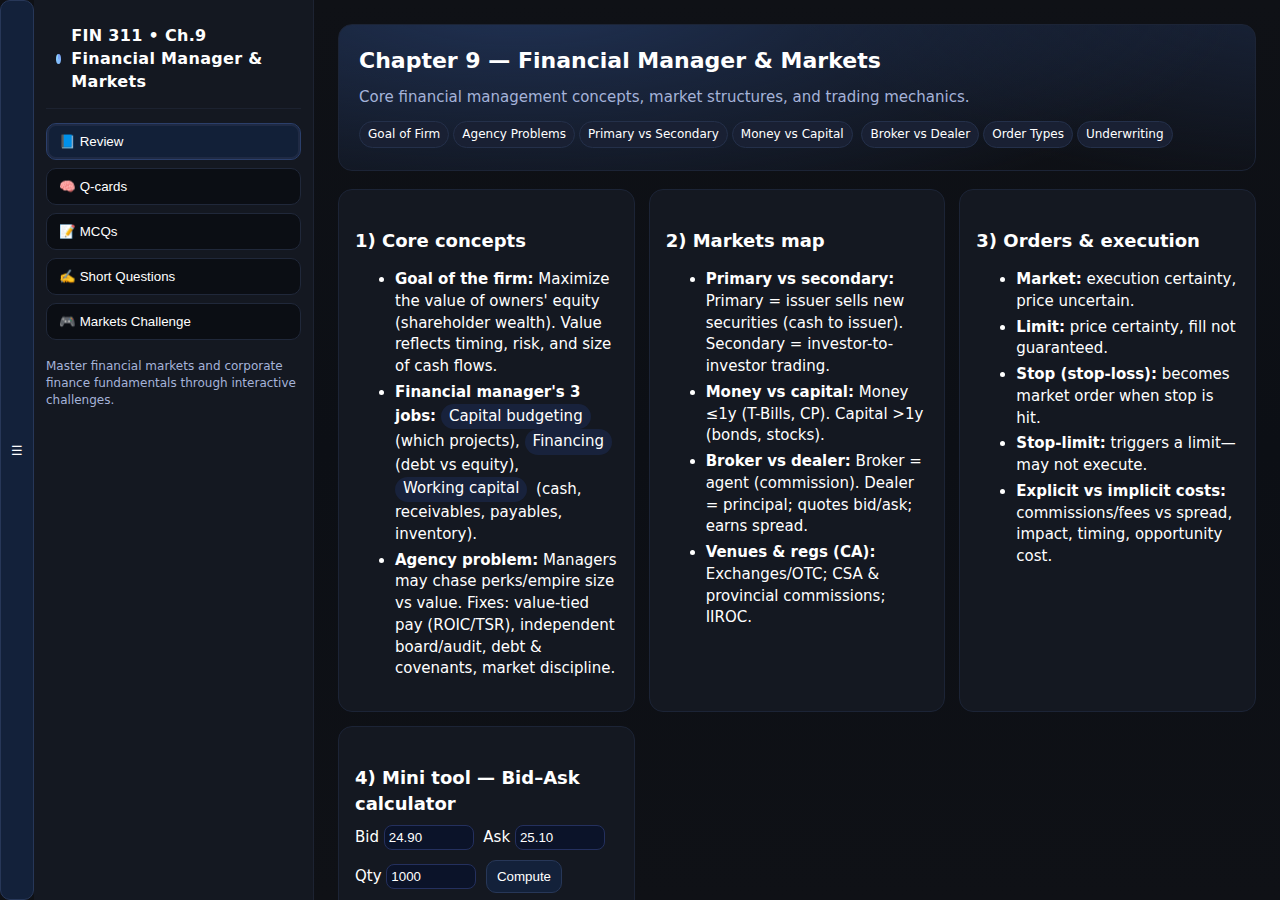
<file: chapters/ch9.html>
<!-- FILE: chapters/ch9.html (Updated to match Chapter 12 styling with white font) -->
<!DOCTYPE html>
<html lang="en">
<head>
<meta charset="utf-8"/>
<meta name="viewport" content="width=device-width, initial-scale=1"/>
<title>Chapter 9 · Financial Manager & Markets</title>
<style>
  :root{
    --bg:#0f1116; --panel:#141821; --sunken:#0b0e14;
    --text:#ffffff; --muted:#a5b3d9; --accent:#7aa2f7; --good:#4ade80; --bad:#f87171; --warn:#facc15;
    --card:#0f1522; --cardEdge:#1b2233; --chip:#192033;
    --success:#34d399; --danger:#f87171;
  }
  *{box-sizing:border-box}
  html,body{height:100%}
  body{
    margin:0; background:linear-gradient(180deg,var(--bg),#0c0f15 50%, var(--bg));
    color:var(--text); font:15px/1.45 Inter, ui-sans-serif, system-ui, -apple-system, Segoe UI, Roboto, Helvetica, Arial, "Apple Color Emoji","Segoe UI Emoji";
    display:flex; gap:0;
  }
  /* Sidebar */
  .sidebar{
    width:280px; background:var(--panel); border-right:1px solid #1d2332; padding:18px 12px; position:sticky; top:0; height:100vh; overflow:auto;
  }
  .brand{display:flex; align-items:center; gap:10px; padding:6px 10px 14px; border-bottom:1px solid #1c2230; margin-bottom:14px}
  .brand .dot{width:10px; height:10px; border-radius:50%; background:conic-gradient(var(--accent), #8bd5ff)}
  .brand h1{font-size:16px; margin:0; letter-spacing:.3px; color:#ffffff}
  .tablist{display:flex; flex-direction:column; gap:8px; margin-top:10px}
  .tabbtn{
    text-align:left; width:100%; border:1px solid #20283a; background:var(--sunken);
    color:var(--text); padding:10px 12px; border-radius:10px; cursor:pointer; transition:.15s ease;
  }
  .tabbtn:hover{border-color:#2a3550; transform:translateY(-1px)}
  .tabbtn.active{background:#122038; border-color:#2b3f6b; box-shadow:0 0 0 2px #1f2a44 inset}
  .small{color:var(--muted); font-size:12px}

  /* Main */
  .main{flex:1; min-width:0; padding:24px; overflow:auto}
  .hero{
    background:radial-gradient(1200px 400px at 20% -20%, #203255 0%, transparent 60%),
               radial-gradient(800px 300px at 110% -30%, #1a263f 0%, transparent 70%);
    border:1px solid #1c2436; border-radius:14px; padding:20px; margin-bottom:18px;
  }
  h2{margin:0 0 10px 0; font-size:22px; color:#ffffff}
  h3{margin:22px 0 8px; font-size:18px; color:#ffffff}
  p{margin:8px 0; color:#ffffff}
  .chip{display:inline-block; background:var(--chip); border:1px solid #24304a; color:#ffffff; padding:4px 8px; border-radius:999px; font-size:12px; margin:2px 4px 2px 0}
  .grid{display:grid; gap:14px}
  .grid.cols-2{grid-template-columns:repeat(auto-fit, minmax(280px,1fr))}
  .panel{background:var(--panel); border:1px solid #1c2436; border-radius:14px; padding:16px}
  .callout{border-left:3px solid var(--accent); background:#0f1728; padding:10px 12px; border-radius:8px; color:#ffffff}
  .katex{font-family:ui-monospace, SFMono-Regular, Menlo, Consolas, "Liberation Mono", monospace}
  code, .monospace{font-family:ui-monospace, SFMono-Regular, Menlo, Consolas, "Liberation Mono", monospace; font-size:13px; color:#ffffff}
  .muted{color:var(--muted)}

  /* Cards */
  .cards{display:grid; grid-template-columns:repeat(auto-fit,minmax(220px,1fr)); gap:12px}
  .qcard{
    perspective:1000px; height:150px;
  }
  .q-inner{position:relative; height:100%; transform-style:preserve-3d; transition:transform .55s cubic-bezier(.2,.7,.2,1)}
  .qcard:hover .q-inner{transform:rotateY(180deg)}
  .face{
    position:absolute; inset:0; backface-visibility:hidden; background:var(--card); border:1px solid var(--cardEdge);
    border-radius:14px; padding:14px; display:flex; align-items:center; justify-content:center; text-align:center; color:#ffffff
  }
  .face.back{transform:rotateY(180deg); background:#0f1626}
  .face strong{color:#ffffff}

  /* MCQs */
  .mcq{background:var(--panel); border:1px solid #1c2436; border-radius:14px; padding:16px; margin:10px 0}
  .mcq h4{margin:0 0 10px 0; color:#ffffff}
  .opt{display:block; padding:8px 10px; margin:6px 0; border:1px solid #20283a; border-radius:10px; cursor:pointer; color:#ffffff}
  .opt:hover{background:#101728}
  .correct{border-color:#275b3c; background:#0f1b17}
  .wrong{border-color:#5b2727; background:#1b0f10}
  .explain{display:none; margin-top:8px; color:#ffffff}
  .spacer{height:8px}
  .solutions-block{display:none; padding:10px; border-top:1px dashed #2b3752; margin-top:8px; color:#ffffff}
  .btn{background:#13213a; border:1px solid #273758; color:#ffffff; padding:8px 10px; border-radius:10px; cursor:pointer}
  .btn:hover{background:#152747}

  /* Short Qs & Practice */
  details{background:var(--sunken); border:1px solid #23304a; border-radius:12px; padding:10px 12px; margin:10px 0}
  summary{cursor:pointer; font-weight:600; color:#ffffff}
  .solve{margin-top:8px; color:#ffffff}
  .tag{font-size:11px; padding:2px 6px; border:1px solid #2a3552; background:#101727; border-radius:999px; color:#ffffff; margin-left:6px}

  /* Tabs */
  .tabcontent{display:none}
  .tabcontent.active{display:block; animation:fade .25s ease}
  @keyframes fade{from{opacity:.5; transform:translateY(2px)} to{opacity:1; transform:none}}

  /* Input styling */
  input[type="number"], input[type="text"]{
    background:#0b1329; color:#ffffff; border:1px solid #24305e; padding:.25rem; border-radius:8px; width:90px;
  }

  /* GAME STYLES */
  .game-arena{text-align:center;max-width:800px;margin:0 auto}
  .game-stats{display:grid;grid-template-columns:repeat(4,1fr);gap:1rem;margin-bottom:1.5rem}
  .stat-card{background:linear-gradient(145deg,#0f1830,#1a2640);border:1px solid #1c2436;border-radius:12px;padding:1rem;text-align:center}
  .stat-value{font-size:2rem;font-weight:700;color:var(--accent);margin:0}
  .stat-label{font-size:.85rem;color:var(--muted);margin:.25rem 0 0}
  .question-card{background:var(--card);border:2px solid #1c2436;border-radius:16px;padding:2rem;margin:1.5rem 0;min-height:200px;position:relative;overflow:hidden}
  .question-card.correct{border-color:var(--success);background:linear-gradient(145deg,#0a1a0f,var(--card))}
  .question-card.wrong{border-color:var(--danger);background:linear-gradient(145deg,#1a0a0a,var(--card))}
  .question-text{font-size:1.25rem;font-weight:600;margin-bottom:1.5rem;line-height:1.4;color:#ffffff}
  .answer-options{display:grid;gap:.75rem;max-width:500px;margin:0 auto}
  .answer-btn{background:linear-gradient(145deg,#1a2640,#0f1830);border:2px solid #1c2436;color:#ffffff;padding:1rem;border-radius:12px;cursor:pointer;transition:all .2s;font-size:1rem;font-weight:500}
  .answer-btn:hover{border-color:var(--accent);transform:translateY(-2px);box-shadow:0 4px 12px rgba(122,162,247,.3)}
  .answer-btn.correct{border-color:var(--success);background:linear-gradient(145deg,#0a1a0f,#1a4a2a)}
  .answer-btn.wrong{border-color:var(--danger);background:linear-gradient(145deg,#1a0a0a,#4a1a1a)}
  .timer-bar{height:6px;background:#1c2436;border-radius:3px;overflow:hidden;margin-bottom:1rem}
  .timer-fill{height:100%;background:linear-gradient(90deg,var(--danger),#fbbf24,var(--success));transition:width .1s linear}
  .streak-indicator{position:absolute;top:1rem;right:1rem;background:linear-gradient(135deg,#fbbf24,#f59e0b);color:#0a1020;padding:.5rem 1rem;border-radius:999px;font-weight:700;font-size:.9rem}
  .game-over{text-align:center;padding:2rem}
  .final-score{font-size:3rem;font-weight:700;color:var(--accent);margin:1rem 0}
  .performance{margin:1.5rem 0}
  .perf-item{display:inline-block;margin:.5rem 1rem;font-size:1.1rem;color:#ffffff}
  .leaderboard{background:var(--card);border-radius:12px;padding:1.5rem;margin-top:1.5rem}
  .lb-entry{display:flex;justify-content:space-between;padding:.75rem 0;border-bottom:1px solid #1c2436;color:#ffffff}
  .lb-entry:last-child{border-bottom:none}
  .difficulty-select{margin-bottom:1.5rem}
  .diff-btn{margin:0 .5rem;padding:.75rem 1.5rem;border-radius:8px;cursor:pointer;border:2px solid #1c2436;background:var(--panel);color:#ffffff}
  .diff-btn.active{border-color:var(--accent);background:linear-gradient(145deg,#8bd5ff,var(--accent));color:#0a1020}

  /* Animations */
  @keyframes bounce{0%,20%,50%,80%,100%{transform:translateY(0)}40%{transform:translateY(-10px)}60%{transform:translateY(-5px)}}
  @keyframes shake{0%,100%{transform:translateX(0)}10%,30%,50%,70%,90%{transform:translateX(-5px)}20%,40%,60%,80%{transform:translateX(5px)}}
  .bounce{animation:bounce .5s ease}
  .shake{animation:shake .5s ease}

  @media (max-width:940px){
    .sidebar{position:fixed; inset:0 auto 0 0; z-index:40; transform:translateX(-100%); transition:.2s ease}
    .sidebar.show{transform:none}
    .main{padding:16px}
    .toggleNav{position:fixed; top:12px; left:12px; z-index:50}
  }

  /* Additional styling for lists */
  ul{color:#ffffff}
  li{color:#ffffff; margin:.25rem 0}
  .pill{display:inline-block;padding:.12rem .5rem;border-radius:999px;background:#18223c;color:#ffffff;margin-right:.25rem}
  .viz{height:10px;background:#1a2746;border-radius:999px;position:relative;overflow:hidden;margin-top:.35rem}
  .viz>span{position:absolute;left:0;top:0;bottom:0;background:linear-gradient(90deg,var(--accent),#8bd5ff);width:0%}
</style>
</head>
<body>
  <button class="btn toggleNav" type="button" onclick="toggleNav()" aria-label="Toggle navigation">☰</button>
  <aside class="sidebar" id="nav" aria-label="Lesson navigation">
    <div class="brand"><span class="dot" aria-hidden="true"></span><h1>FIN 311 • Ch.9 Financial Manager & Markets</h1></div>
    <div class="tablist" role="tablist">
      <button class="tabbtn active" role="tab" aria-selected="true" onclick="showTab('review')">📘 Review</button>
      <button class="tabbtn" role="tab" aria-selected="false" onclick="showTab('qcards')">🧠 Q-cards</button>
      <button class="tabbtn" role="tab" aria-selected="false" onclick="showTab('mcqs')">📝 MCQs</button>
      <button class="tabbtn" role="tab" aria-selected="false" onclick="showTab('shorts')">✍️ Short Questions</button>
      <button class="tabbtn" role="tab" aria-selected="false" onclick="showTab('game')">🎮 Markets Challenge</button>
      <div class="small" style="margin-top:10px">
        Master financial markets and corporate finance fundamentals through interactive challenges.
      </div>
    </div>
  </aside>

  <main class="main">
    <!-- REVIEW -->
    <section id="review" class="tabcontent active" role="tabpanel">
      <div class="hero">
        <h2>Chapter 9 — Financial Manager & Markets</h2>
        <div class="muted">Core financial management concepts, market structures, and trading mechanics.</div>
        <div style="margin-top:10px">
          <span class="chip">Goal of Firm</span><span class="chip">Agency Problems</span><span class="chip">Primary vs Secondary</span><span class="chip">Money vs Capital</span>
          <span class="chip">Broker vs Dealer</span><span class="chip">Order Types</span><span class="chip">Underwriting</span>
        </div>
      </div>

      <div class="grid cols-2">
        <div class="panel">
          <h3>1) Core concepts</h3>
          <ul>
            <li><strong>Goal of the firm:</strong> Maximize the value of owners' equity (shareholder wealth). Value reflects timing, risk, and size of cash flows.</li>
            <li><strong>Financial manager's 3 jobs:</strong> <span class="pill">Capital budgeting</span> (which projects), <span class="pill">Financing</span> (debt vs equity), <span class="pill">Working capital</span> (cash, receivables, payables, inventory).</li>
            <li><strong>Agency problem:</strong> Managers may chase perks/empire size vs value. Fixes: value-tied pay (ROIC/TSR), independent board/audit, debt & covenants, market discipline.</li>
          </ul>
        </div>

        <div class="panel">
          <h3>2) Markets map</h3>
          <ul>
            <li><strong>Primary vs secondary:</strong> Primary = issuer sells new securities (cash to issuer). Secondary = investor-to-investor trading.</li>
            <li><strong>Money vs capital:</strong> Money ≤1y (T-Bills, CP). Capital >1y (bonds, stocks).</li>
            <li><strong>Broker vs dealer:</strong> Broker = agent (commission). Dealer = principal; quotes bid/ask; earns spread.</li>
            <li><strong>Venues & regs (CA):</strong> Exchanges/OTC; CSA & provincial commissions; IIROC.</li>
          </ul>
        </div>

        <div class="panel">
          <h3>3) Orders & execution</h3>
          <ul>
            <li><strong>Market:</strong> execution certainty, price uncertain.</li>
            <li><strong>Limit:</strong> price certainty, fill not guaranteed.</li>
            <li><strong>Stop (stop-loss):</strong> becomes market order when stop is hit.</li>
            <li><strong>Stop-limit:</strong> triggers a limit—may not execute.</li>
            <li><strong>Explicit vs implicit costs:</strong> commissions/fees vs spread, impact, timing, opportunity cost.</li>
          </ul>
        </div>

        <div class="panel">
          <h3>4) Mini tool — Bid–Ask calculator</h3>
          <div style="display:flex; flex-wrap:wrap; gap:.6rem; align-items:center; margin:8px 0">
            <label style="color:#ffffff">Bid <input id="bid" type="number" step="0.01" value="24.90"></label>
            <label style="color:#ffffff">Ask <input id="ask" type="number" step="0.01" value="25.10"></label>
            <label style="color:#ffffff">Qty <input id="qty" type="number" step="100" value="1000"></label>
            <button class="btn" onclick="calcSpread9()">Compute</button>
          </div>
          <p id="spreadOut" class="muted small">Enter bid < ask and quantity.</p>
          <div class="viz" id="spreadViz"><span></span></div>
        </div>
      </div>
    </section>

    <!-- Q-CARDS -->
    <section id="qcards" class="tabcontent" role="tabpanel" aria-hidden="true">
      <div class="panel">
        <h3>Flip Q-cards — Chapter 9 core terms</h3>
        <div class="cards">
          <div class="qcard"><div class="q-inner">
            <div class="face"><strong>Primary financial objective?</strong></div>
            <div class="face back">Maximize firm value (PV of owners' future free cash flows).</div>
          </div></div>

          <div class="qcard"><div class="q-inner">
            <div class="face"><strong>3 decisions of finance?</strong></div>
            <div class="face back">Investing (projects), Financing (debt/equity), Working capital (short-term ops).</div>
          </div></div>

          <div class="qcard"><div class="q-inner">
            <div class="face"><strong>Agency problem & fixes</strong></div>
            <div class="face back">Misaligned manager/owner incentives → tie pay to value (ROIC/TSR), independent board/audit, covenants.</div>
          </div></div>

          <div class="qcard"><div class="q-inner">
            <div class="face"><strong>Primary vs secondary</strong></div>
            <div class="face back">Primary = new issue; cash to issuer. Secondary = investor-to-investor.</div>
          </div></div>

          <div class="qcard"><div class="q-inner">
            <div class="face"><strong>Money vs capital</strong></div>
            <div class="face back">Money ≤1y (T-Bills, CP). Capital >1y (bonds, stocks).</div>
          </div></div>

          <div class="qcard"><div class="q-inner">
            <div class="face"><strong>Broker vs dealer</strong></div>
            <div class="face back">Broker = agent (commission). Dealer = principal; quotes bid/ask; earns spread.</div>
          </div></div>

          <div class="qcard"><div class="q-inner">
            <div class="face"><strong>Order types</strong></div>
            <div class="face back">Market, Limit, Stop (market on trigger), Stop-limit (limit on trigger).</div>
          </div></div>

          <div class="qcard"><div class="q-inner">
            <div class="face"><strong>Underwriting types</strong></div>
            <div class="face back">Firm-commitment/bought deal vs Best-efforts.</div>
          </div></div>
        </div>
      </div>
    </section>

    <!-- MCQS -->
    <section id="mcqs" class="tabcontent" role="tabpanel" aria-hidden="true">
      <div class="panel">
        <h3>MCQs — Financial Manager & Markets</h3>

        <div class="mcq">
          <h4>1) The primary financial goal of a firm is to:</h4>
          <label class="opt"><input type="radio" name="q1"> Maximize current-year accounting profit</label>
          <label class="opt" data-correct="1"><input type="radio" name="q1"> Maximize firm value (PV of future cash flows)</label>
          <label class="opt"><input type="radio" name="q1"> Minimize leverage</label>
          <div class="explain">Value = PV of future cash flows (timing+risk matter).</div>
        </div>

        <div class="mcq">
          <h4>2) Issuer sells new securities to investors. This is the:</h4>
          <label class="opt" data-correct="1"><input type="radio" name="q2"> Primary market</label>
          <label class="opt"><input type="radio" name="q2"> Secondary market</label>
          <label class="opt"><input type="radio" name="q2"> Money market</label>
          <div class="explain">Primary market = new issue; cash to issuer.</div>
        </div>

        <div class="mcq">
          <h4>3) A 3-month T-Bill trades in the:</h4>
          <label class="opt" data-correct="1"><input type="radio" name="q3"> Money market</label>
          <label class="opt"><input type="radio" name="q3"> Capital market</label>
          <label class="opt"><input type="radio" name="q3"> FX market</label>
          <div class="explain">Money market = securities ≤1 year maturity.</div>
        </div>

        <div class="mcq">
          <h4>4) Who quotes bid/ask from inventory?</h4>
          <label class="opt"><input type="radio" name="q4"> Broker</label>
          <label class="opt" data-correct="1"><input type="radio" name="q4"> Dealer/market-maker</label>
          <label class="opt"><input type="radio" name="q4"> Custodian</label>
          <div class="explain">Dealers quote prices from their inventory and act as principals.</div>
        </div>

        <div class="mcq">
          <h4>5) Order to buy only if price ≤ 50.20:</h4>
          <label class="opt" data-correct="1"><input type="radio" name="q5"> Limit buy at 50.20</label>
          <label class="opt"><input type="radio" name="q5"> Market buy</label>
          <label class="opt"><input type="radio" name="q5"> Stop-limit sell 50.20</label>
          <div class="explain">Limit buy executes at or below the limit only.</div>
        </div>
      </div>
    </section>

    <!-- SHORT QUESTIONS -->
    <section id="shorts" class="tabcontent" role="tabpanel" aria-hidden="true">
      <div class="panel">
        <h3>Short Questions — applied scenarios</h3>

        <details><summary><strong>Firm-commitment vs best-efforts underwriting—pros/cons for issuer?</strong></summary>
          <div class="solve">
            <strong>Firm-commitment/bought deal:</strong> Underwriter buys issue and resells; issuer gets price/time certainty & immediate funds; pays higher fee; bank bears price risk.
            <br><br>
            <strong>Best-efforts:</strong> Bank only places the issue; lower fees possible but less certainty—issuer bears price/placement risk.
          </div>
        </details>

        <details><summary><strong>What does the greenshoe (overallotment) option do?</strong></summary>
          <div class="solve">
            Lets underwriters sell ~15% extra shares to stabilize prices post-offering; covers short if demand is strong, or supports price via buybacks.
          </div>
        </details>

        <details><summary><strong>Three implicit trading costs and a way to mitigate each.</strong></summary>
          <div class="solve">
            <strong>Spread</strong> → use limit orders/liquid venues.<br>
            <strong>Market impact</strong> → slice orders / VWAP/POV algos.<br>
            <strong>Timing risk</strong> → avoid volatile windows; stage execution.
          </div>
        </details>

        <details><summary><strong>Compute "money left on the table": Offer $20, 2.0M shares, close $22.</strong></summary>
          <div class="solve">
            <strong>$4,000,000</strong> = (22−20)×2,000,000.
          </div>
        </details>
      </div>
    </section>

    <!-- SPEED CHALLENGE GAME -->
    <section id="game" class="tabcontent" role="tabpanel" aria-hidden="true">
      <div class="panel">
        <h1>🎮 Financial Markets Challenge</h1>
        <p class="muted">Test your knowledge of financial markets, trading, and corporate finance fundamentals!</p>
        
        <div class="game-arena">
          <!-- Game Start Screen -->
          <div id="game-start" class="game-over">
            <h2>🏦 Ready to Master Financial Markets?</h2>
            <div class="difficulty-select">
              <h3>Choose Your Trading Level:</h3>
              <button class="diff-btn active" data-diff="easy">Rookie Trader<br><small>14s per question</small></button>
              <button class="diff-btn" data-diff="medium">Market Pro<br><small>10s per question</small></button>
              <button class="diff-btn" data-diff="hard">Wall Street<br><small>7s per question</small></button>
            </div>
            <button class="btn" onclick="startGame()">🚀 Start Trading</button>
            
            <!-- Leaderboard -->
            <div class="leaderboard">
              <h3>🏆 Trading Hall of Fame</h3>
              <div id="leaderboard-list">
                <div class="lb-entry"><span>No trades yet!</span><span>Be the first to trade!</span></div>
              </div>
            </div>
          </div>

          <!-- Game Stats -->
          <div id="game-stats" class="game-stats" style="display:none">
            <div class="stat-card">
              <div class="stat-value" id="score">0</div>
              <div class="stat-label">Score</div>
            </div>
            <div class="stat-card">
              <div class="stat-value" id="streak">0</div>
              <div class="stat-label">Streak</div>
            </div>
            <div class="stat-card">
              <div class="stat-value" id="correct">0</div>
              <div class="stat-label">Correct</div>
            </div>
            <div class="stat-card">
              <div class="stat-value" id="remaining">12</div>
              <div class="stat-label">Remaining</div>
            </div>
          </div>

          <!-- Question Card -->
          <div id="question-container" style="display:none">
            <div class="timer-bar">
              <div class="timer-fill" id="timer-fill"></div>
            </div>
            
            <div class="question-card" id="question-card">
              <div class="streak-indicator" id="streak-display" style="display:none">🔥 Streak: <span id="streak-num">0</span></div>
              <div class="question-text" id="question-text"></div>
              <div class="answer-options" id="answer-options"></div>
            </div>
            
            <button class="btn ghost" onclick="skipQuestion()">Skip Question</button>
          </div>

          <!-- Game Over Screen -->
          <div id="game-over" class="game-over" style="display:none">
            <h2>📈 Trading Session Complete!</h2>
            <div class="final-score" id="final-score">0</div>
            <div class="performance">
              <div class="perf-item">✅ Profitable: <strong id="final-correct">0</strong></div>
              <div class="perf-item">❌ Losses: <strong id="final-wrong">0</strong></div>
              <div class="perf-item">🔥 Best Run: <strong id="final-streak">0</strong></div>
              <div class="perf-item">⚡ Avg Time: <strong id="avg-time">0s</strong></div>
            </div>
            <div class="performance-message" id="performance-msg"></div>
            <button class="btn" onclick="resetGame()">🔄 New Session</button>
            <button class="btn ghost" onclick="showLeaderboard()">📊 Leaderboard</button>
          </div>
        </div>
      </div>
    </section>
  </main>

<script>
  function toggleNav(){ document.getElementById('nav').classList.toggle('show'); }
  function showTab(id){
    document.querySelectorAll('.tabbtn').forEach(b=>{ b.classList.remove('active'); b.setAttribute('aria-selected','false'); });
    document.querySelectorAll('.tabcontent').forEach(s=>{ s.classList.remove('active'); s.setAttribute('aria-hidden','true'); });
    document.querySelector('[onclick="showTab(\''+id+'\')"]').classList.add('active');
    document.querySelector('[onclick="showTab(\''+id+'\')"]').setAttribute('aria-selected','true');
    document.getElementById(id).classList.add('active');
    document.getElementById(id).setAttribute('aria-hidden','false');
    if(innerWidth<940) document.getElementById('nav').classList.remove('show');
  }

  // MCQ interactions
  document.querySelectorAll('.mcq').forEach(block=>{
    block.querySelectorAll('.opt').forEach(opt=>{
      opt.addEventListener('click',()=>{
        block.querySelectorAll('.opt').forEach(o=>{ o.classList.remove('correct','wrong'); });
        if(opt.dataset.correct==='1'){ opt.classList.add('correct'); } else { opt.classList.add('wrong'); }
        block.querySelector('.explain').style.display='block';
      });
    });
  });

  // Difficulty buttons
  document.querySelectorAll('.diff-btn').forEach(btn => {
    btn.addEventListener('click', () => {
      document.querySelectorAll('.diff-btn').forEach(b => b.classList.remove('active'));
      btn.classList.add('active');
    });
  });

  // Financial Markets Speed Challenge Game
  let gameState = {
    score: 0,
    streak: 0,
    bestStreak: 0,
    correct: 0,
    wrong: 0,
    currentQuestion: 0,
    totalQuestions: 12,
    difficulty: 'easy',
    timer: null,
    timeLeft: 14,
    questionStartTime: 0,
    responseTimes: []
  };

  const difficulties = {
    easy: { time: 14, scoreMultiplier: 1, streakBonus: 12 },
    medium: { time: 10, scoreMultiplier: 1.4, streakBonus: 18 },
    hard: { time: 7, scoreMultiplier: 2, streakBonus: 25 }
  };

  // Financial Markets Question bank - covering Ch9 concepts
  const questions = [
    {
      text: "The primary goal of financial management is to:",
      answers: ["Maximize revenue", "Maximize firm value", "Minimize costs", "Maximize market share"],
      correct: 1,
      explanation: "Financial managers should maximize shareholder wealth (firm value)"
    },
    {
      text: "Bid $24.90, Ask $25.10. What's the spread?",
      answers: ["$0.20", "$0.30", "$0.10", "$0.40"],
      correct: 0,
      explanation: "Spread = Ask - Bid = $25.10 - $24.90 = $0.20"
    },
    {
      text: "A 6-month Treasury Bill trades in which market?",
      answers: ["Capital market", "Money market", "Foreign exchange", "Derivative market"],
      correct: 1,
      explanation: "Securities ≤1 year maturity trade in money markets"
    },
    {
      text: "Who acts as principal and quotes bid/ask prices?",
      answers: ["Broker", "Dealer", "Agent", "Custodian"],
      correct: 1,
      explanation: "Dealers quote prices from their inventory and act as principals"
    },
    {
      text: "Order type that guarantees execution but not price:",
      answers: ["Limit order", "Market order", "Stop order", "Stop-limit order"],
      correct: 1,
      explanation: "Market orders execute immediately at best available price"
    },
    {
      text: "In firm-commitment underwriting, who bears the price risk?",
      answers: ["Issuer", "Underwriter", "Investors", "Exchange"],
      correct: 1,
      explanation: "Underwriter buys entire issue, bearing price/inventory risk"
    },
    {
      text: "Primary market involves:",
      answers: ["Investor-to-investor trading", "New securities issuance", "Market making", "Arbitrage trading"],
      correct: 1,
      explanation: "Primary market = new securities from issuer to investors"
    },
    {
      text: "Rights offering typically:",
      answers: ["Raises price above market", "Offers shares at discount to existing holders", "Eliminates all dilution", "Requires SEC approval only"],
      correct: 1,
      explanation: "Rights give existing shareholders option to buy new shares at discount"
    },
    {
      text: "Which is an implicit trading cost?",
      answers: ["Commission", "Bid-ask spread", "Exchange fees", "Regulatory fees"],
      correct: 1,
      explanation: "Bid-ask spread is implicit cost; commissions are explicit"
    },
    {
      text: "Stop order becomes a market order when:",
      answers: ["Market opens", "Stop price is hit", "Volume increases", "Day ends"],
      correct: 1,
      explanation: "Stop orders trigger into market orders when stop price is touched"
    },
    {
      text: "IPO underpricing refers to:",
      answers: ["Offer price below book value", "First-day close above offer", "Low demand for shares", "Underwriter losses"],
      correct: 1,
      explanation: "Underpricing = first-day trading price exceeds offer price"
    },
    {
      text: "Best way to align manager and shareholder interests:",
      answers: ["Fixed salary", "Revenue-based bonus", "Equity compensation tied to long-term value", "Perks and benefits"],
      correct: 2,
      explanation: "Equity-based pay aligns managers with shareholder value creation"
    }
  ];

  function startGame() {
    const selectedDiff = document.querySelector('.diff-btn.active').dataset.diff;
    gameState.difficulty = selectedDiff;
    gameState.timeLeft = difficulties[selectedDiff].time;
    
    // Reset game state
    gameState.score = 0;
    gameState.streak = 0;
    gameState.bestStreak = 0;
    gameState.correct = 0;
    gameState.wrong = 0;
    gameState.currentQuestion = 0;
    gameState.responseTimes = [];
    
    // Shuffle questions
    gameState.questions = [...questions].sort(() => Math.random() - 0.5).slice(0, gameState.totalQuestions);
    
    // Show game UI
    document.getElementById('game-start').style.display = 'none';
    document.getElementById('game-stats').style.display = 'grid';
    document.getElementById('question-container').style.display = 'block';
    
    updateStats();
    showNextQuestion();
  }

  function updateStats() {
    document.getElementById('score').textContent = gameState.score.toLocaleString();
    document.getElementById('streak').textContent = gameState.streak;
    document.getElementById('correct').textContent = gameState.correct;
    document.getElementById('remaining').textContent = gameState.totalQuestions - gameState.currentQuestion;
  }

  function showNextQuestion() {
    if (gameState.currentQuestion >= gameState.totalQuestions) {
      endGame();
      return;
    }
    
    const question = gameState.questions[gameState.currentQuestion];
    const questionCard = document.getElementById('question-card');
    
    // Reset card styling
    questionCard.className = 'question-card';
    
    // Set question text
    document.getElementById('question-text').textContent = question.text;
    
    // Create answer options
    const optionsContainer = document.getElementById('answer-options');
    optionsContainer.innerHTML = '';
    
    question.answers.forEach((answer, index) => {
      const button = document.createElement('button');
      button.className = 'answer-btn';
      button.textContent = answer;
      button.onclick = () => selectAnswer(index);
      optionsContainer.appendChild(button);
    });
    
    // Update streak display
    const streakDisplay = document.getElementById('streak-display');
    if (gameState.streak > 0) {
      streakDisplay.style.display = 'block';
      document.getElementById('streak-num').textContent = gameState.streak;
    } else {
      streakDisplay.style.display = 'none';
    }
    
    // Start timer
    startTimer();
    gameState.questionStartTime = Date.now();
  }

  function startTimer() {
    gameState.timeLeft = difficulties[gameState.difficulty].time;
    updateTimerBar();
    
    gameState.timer = setInterval(() => {
      gameState.timeLeft--;
      updateTimerBar();
      
      if (gameState.timeLeft <= 0) {
        clearInterval(gameState.timer);
        selectAnswer(-1); // Time up = wrong answer
      }
    }, 1000);
  }

  function updateTimerBar() {
    const maxTime = difficulties[gameState.difficulty].time;
    const percentage = (gameState.timeLeft / maxTime) * 100;
    document.getElementById('timer-fill').style.width = percentage + '%';
  }

  function selectAnswer(selectedIndex) {
    clearInterval(gameState.timer);
    
    const responseTime = (Date.now() - gameState.questionStartTime) / 1000;
    gameState.responseTimes.push(responseTime);
    
    const question = gameState.questions[gameState.currentQuestion];
    const isCorrect = selectedIndex === question.correct;
    const questionCard = document.getElementById('question-card');
    const answerButtons = document.querySelectorAll('.answer-btn');
    
    // Disable all buttons
    answerButtons.forEach(btn => btn.onclick = null);
    
    // Show correct answer
    answerButtons.forEach((btn, index) => {
      if (index === question.correct) {
        btn.classList.add('correct');
      } else if (index === selectedIndex && !isCorrect) {
        btn.classList.add('wrong');
      }
    });
    
    if (isCorrect) {
      gameState.correct++;
      gameState.streak++;
      gameState.bestStreak = Math.max(gameState.bestStreak, gameState.streak);
      
      // Calculate score - Markets theme: knowledge + speed
      const basePoints = 100;
      const timeBonus = Math.floor(gameState.timeLeft * 6);
      const streakBonus = gameState.streak * difficulties[gameState.difficulty].streakBonus;
      const difficultyMultiplier = difficulties[gameState.difficulty].scoreMultiplier;
      
      const points = Math.floor((basePoints + timeBonus + streakBonus) * difficultyMultiplier);
      gameState.score += points;
      
      questionCard.classList.add('correct');
      questionCard.classList.add('bounce');
      
    } else {
      gameState.wrong++;
      gameState.streak = 0;
      questionCard.classList.add('wrong');
      questionCard.classList.add('shake');
    }
    
    gameState.currentQuestion++;
    updateStats();
    
    // Show next question after delay
    setTimeout(() => {
      questionCard.classList.remove('bounce', 'shake');
      showNextQuestion();
    }, 2000);
  }

  function skipQuestion() {
    selectAnswer(-1); // Treat skip as wrong answer
  }

  function endGame() {
    // Hide game UI
    document.getElementById('game-stats').style.display = 'none';
    document.getElementById('question-container').style.display = 'none';
    
    // Show results
    const gameOver = document.getElementById('game-over');
    gameOver.style.display = 'block';
    
    document.getElementById('final-score').textContent = gameState.score.toLocaleString();
    document.getElementById('final-correct').textContent = gameState.correct;
    document.getElementById('final-wrong').textContent = gameState.wrong;
    document.getElementById('final-streak').textContent = gameState.bestStreak;
    
    const avgTime = gameState.responseTimes.length > 0 
      ? (gameState.responseTimes.reduce((a, b) => a + b, 0) / gameState.responseTimes.length).toFixed(1)
      : '0';
    document.getElementById('avg-time').textContent = avgTime + 's';
    
    // Performance message - Markets themed
    const accuracy = (gameState.correct / gameState.totalQuestions) * 100;
    let message = '';
    if (accuracy >= 90) message = '🏆 Market Master! You understand financial markets inside out!';
    else if (accuracy >= 80) message = '📈 Expert Trader! You have solid market knowledge!';
    else if (accuracy >= 70) message = '💼 Good Analyst! Review order types and market structure.';
    else if (accuracy >= 60) message = '📚 Keep Learning! Focus on primary vs secondary markets.';
    else message = '🎯 Practice Mode! Study the fundamentals and try again!';
    
    document.getElementById('performance-msg').innerHTML = message;
    
    // Save to leaderboard
    saveScore();
  }

  function resetGame() {
    document.getElementById('game-over').style.display = 'none';
    document.getElementById('game-start').style.display = 'block';
    loadLeaderboard();
  }

  function saveScore() {
    const scores = JSON.parse(localStorage.getItem('ch9_scores') || '[]');
    const newScore = {
      score: gameState.score,
      difficulty: gameState.difficulty,
      accuracy: Math.round((gameState.correct / gameState.totalQuestions) * 100),
      avgTime: gameState.responseTimes.length > 0 ? 
        (gameState.responseTimes.reduce((a, b) => a + b, 0) / gameState.responseTimes.length).toFixed(1) : '0',
      date: new Date().toLocaleDateString()
    };
    
    scores.push(newScore);
    scores.sort((a, b) => b.score - a.score);
    scores.splice(5); // Keep top 5
    
    localStorage.setItem('ch9_scores', JSON.stringify(scores));
    loadLeaderboard();
  }

  function loadLeaderboard() {
    const scores = JSON.parse(localStorage.getItem('ch9_scores') || '[]');
    const leaderboard = document.getElementById('leaderboard-list');
    
    if (scores.length === 0) {
      leaderboard.innerHTML = '<div class="lb-entry"><span>No trades yet!</span><span>Be the first to trade!</span></div>';
      return;
    }
    
    leaderboard.innerHTML = scores.map((score, index) => `
      <div class="lb-entry">
        <span>#${index + 1} • ${score.score.toLocaleString()} pts (${score.accuracy}% in ${score.avgTime}s)</span>
        <span>${score.difficulty.toUpperCase()} • ${score.date}</span>
      </div>
    `).join('');
  }

  function showLeaderboard() {
    resetGame();
  }

  // Initialize leaderboard on page load
  loadLeaderboard();

  // Bid-ask calculator
  function calcSpread9(){
    const bid=parseFloat(document.getElementById('bid').value||0);
    const ask=parseFloat(document.getElementById('ask').value||0);
    const qty=parseInt(document.getElementById('qty').value||0,10);
    const out=document.getElementById('spreadOut');
    if(!(bid>0&&ask>0&&ask>bid&&qty>0)){out.textContent='Enter valid bid<ask and quantity.';return;}
    const spread=ask-bid, mid=(ask+bid)/2, pct=spread/mid*100, rtc=spread*qty;
    out.innerHTML=`Spread = <b>$${spread.toFixed(2)}</b> • Mid = $${mid.toFixed(2)} • %Spread ≈ <b>${pct.toFixed(2)}%</b>
    <br>Approx. round-trip cost for ${qty.toLocaleString()} shares: <b>$${rtc.toFixed(2)}</b>`;
    document.querySelector('#spreadViz>span').style.width=Math.min(pct*2,100)+'%';
  }
</script>
</body>
</html>
</file>
<file: assets/style.css>
/* FILE: assets/style.css */
:root{
  --bg:#0f172a; --panel:#111827; --muted:#94a3b8; --text:#e5e7eb;
  --brand:#8b5cf6; --brand-2:#22c55e; --accent:#38bdf8; --danger:#ef4444;
}
*{box-sizing:border-box}
html,body{height:100%}
body{margin:0;background:linear-gradient(135deg,#0b1024,#0f172a 30%,#0b1629);color:var(--text);
  font-family:Inter,system-ui,Segoe UI,Roboto,Helvetica,Arial,sans-serif;}
.header{display:flex;align-items:center;justify-content:space-between;gap:1rem;
  padding:.9rem 1.1rem;border-bottom:1px solid rgba(148,163,184,.15);
  background:rgba(17,24,39,.6);backdrop-filter:blur(6px)}
.header .brand{display:flex;align-items:center;gap:.6rem}
.header .dot{width:10px;height:10px;border-radius:50%;background:radial-gradient(circle at 30% 30%,#fff,#22c55e);
  box-shadow:0 0 12px #22c55e88}
.header h1{font-size:1rem;margin:0;letter-spacing:.2px}
.nav a{color:var(--text);text-decoration:none;padding:.45rem .7rem;border-radius:10px;border:1px solid transparent}
.nav a.active,.nav a:hover{background:rgba(139,92,246,.12);border-color:rgba(148,163,184,.18)}
.container{padding:1.1rem;max-width:1100px;margin:0 auto}
.grid{display:grid;grid-template-columns:repeat(auto-fit,minmax(320px,1fr));gap:1rem}
.card{background:rgba(17,24,39,.6);border:1px solid rgba(148,163,184,.15);border-radius:16px;
  padding:1rem;box-shadow:0 10px 30px rgba(0,0,0,.25)}
.card h3{margin-top:.1rem}
.pill{display:inline-block;padding:.15rem .5rem;border-radius:999px;
  border:1px solid rgba(148,163,184,.25);color:var(--muted);font-size:.72rem;margin-right:.4rem}
.btn{background:linear-gradient(135deg,var(--brand),#6ee7b7);border:0;color:#0b1024;
  padding:.55rem .9rem;border-radius:12px;font-weight:700;cursor:pointer;
  box-shadow:0 8px 22px rgba(139,92,246,.35);}
.btn.alt{background:linear-gradient(135deg,#1f2937,#0f172a);color:#e5e7eb;border:1px solid rgba(148,163,184,.25)}
.row{display:flex;gap:.6rem;flex-wrap:wrap;align-items:center}
input[type="number"], input[type="text"], select{
  background:#0b1024;color:var(--text);border-radius:10px;border:1px solid rgba(148,163,184,.25);
  padding:.55rem .6rem;min-width:120px
}
.ok{color:#86efac}.bad{color:var(--danger)}.muted{color:var(--muted)}
.viz{width:100%;height:220px;background:radial-gradient(1200px 300px at 10% 0%, rgba(56,189,248,.15), transparent 60%),
  linear-gradient(180deg, rgba(255,255,255,.04), rgba(255,255,255,0));border:1px solid rgba(148,163,184,.2);
  border-radius:16px;display:flex;align-items:center;justify-content:center;overflow:hidden}
svg{width:100%;height:100%}
/* Q-Cards */
.qwrap{display:grid;grid-template-columns:repeat(auto-fit,minmax(220px,1fr));gap:12px}
.qcard{perspective:1000px}
.qface{position:relative;width:100%;min-height:140px;border-radius:16px;border:1px solid rgba(148,163,184,.25);
  background:linear-gradient(180deg,rgba(2,6,23,.7),rgba(2,6,23,.35));box-shadow:0 8px 24px rgba(0,0,0,.25);
  transform-style:preserve-3d;transition:transform .6s}
.qcard input{display:none}
.qfront,.qback{position:absolute;inset:0;padding:14px;border-radius:16px;backface-visibility:hidden}
.qfront{display:flex;align-items:center;justify-content:center;text-align:center}
.qback{transform:rotateY(180deg);font-size:.92rem}
.qcard input:checked + .qface{transform:rotateY(180deg)}
.qtag{position:absolute;top:8px;left:8px;font-size:.7rem;color:#a5b4fc}
.small{font-size:.9rem}
.footnote{font-size:.8rem;color:var(--muted)}
.footer{padding:1rem;text-align:center;color:var(--muted);font-size:.85rem}
</file>
